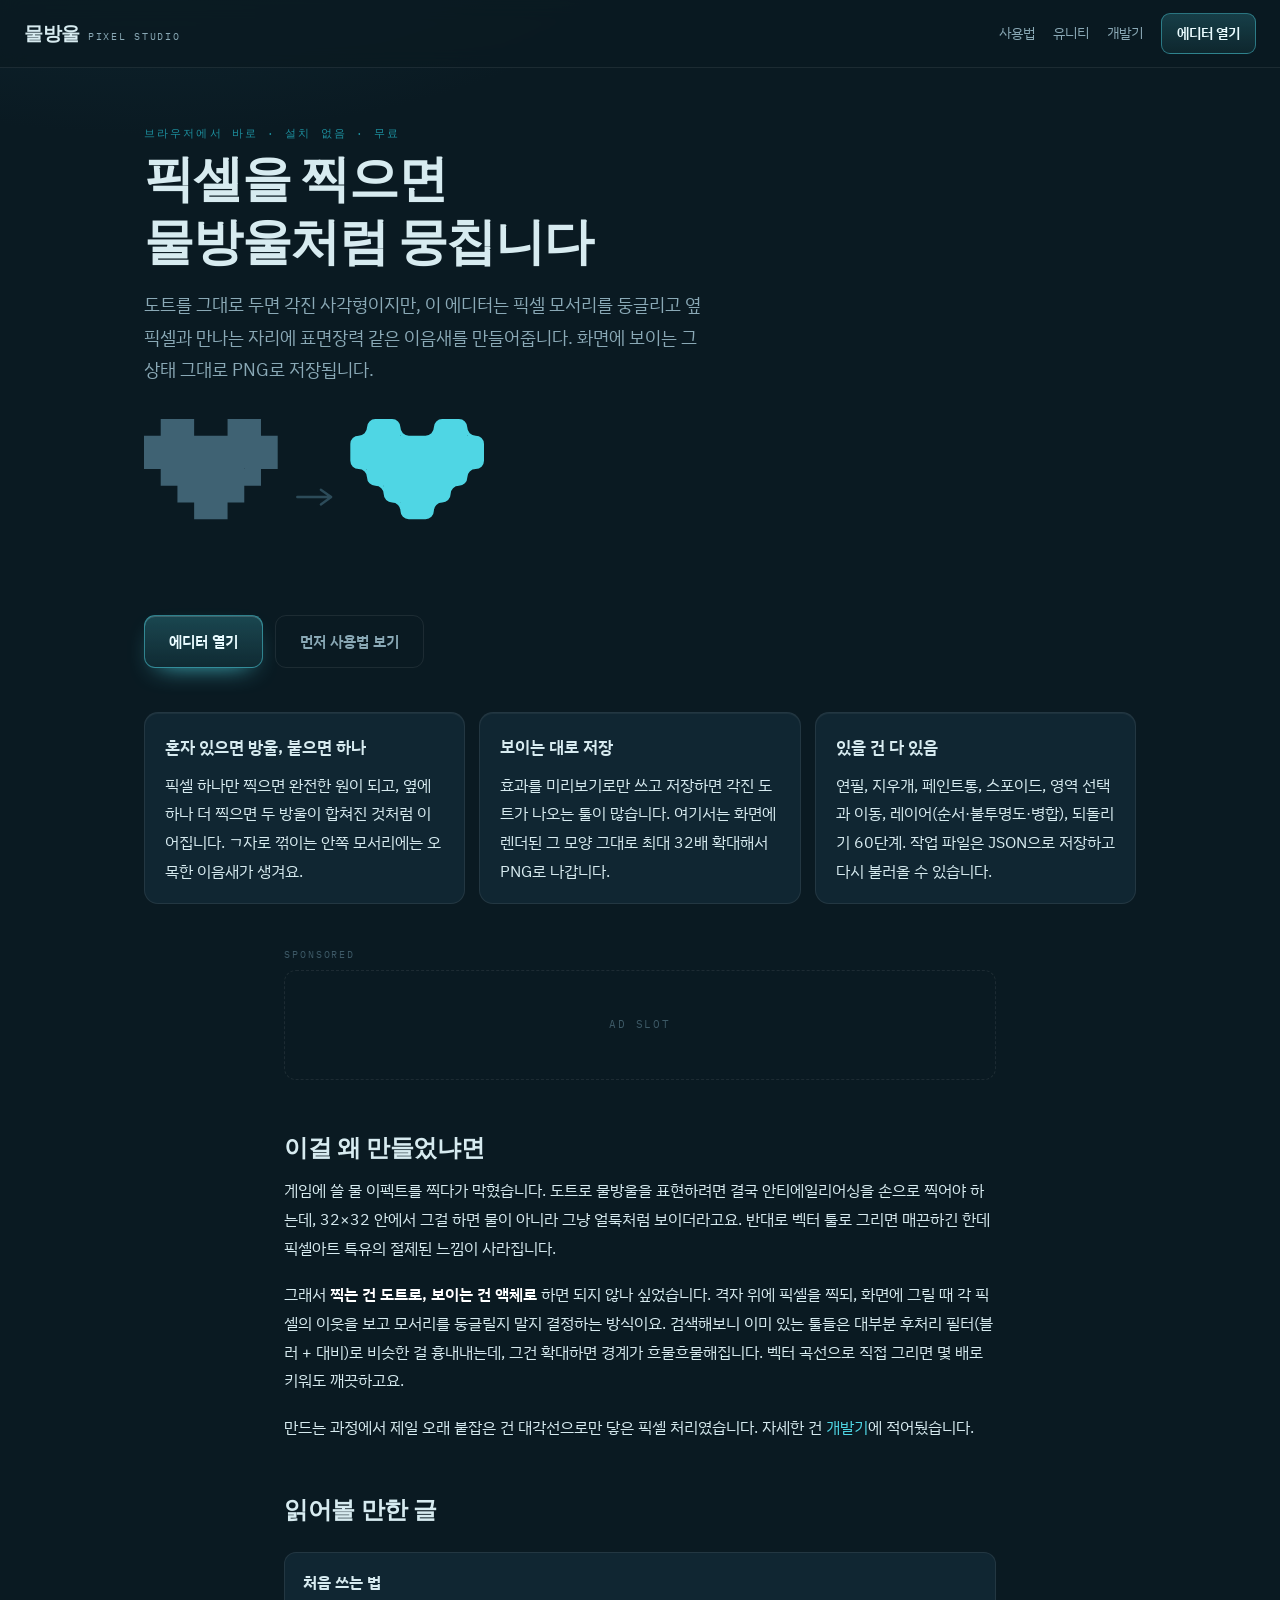
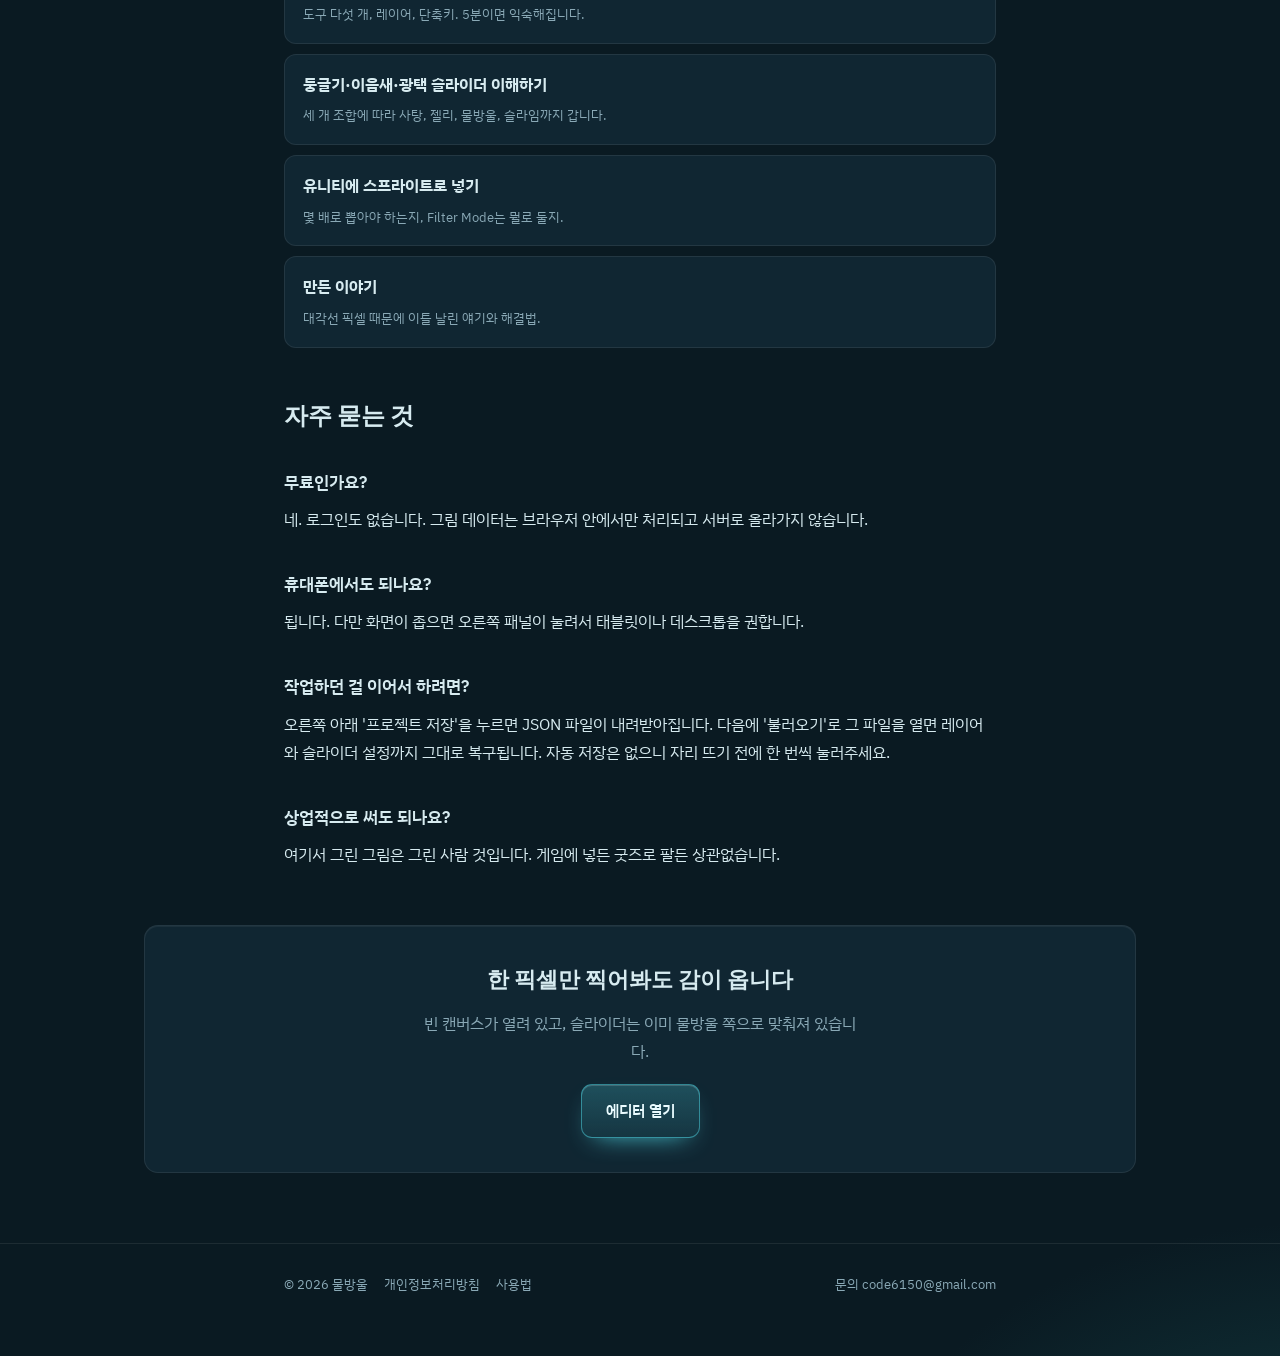
<file: index.html>
<!DOCTYPE html>
<html lang="ko">
<head>
<meta charset="utf-8">
<meta name="viewport" content="width=device-width,initial-scale=1">
<title>물방울 — 픽셀이 물처럼 뭉치는 무료 픽셀아트 에디터</title>
<meta name="description" content="찍은 픽셀끼리 표면장력처럼 이어붙는 웹 픽셀아트 에디터입니다. 설치 없이 브라우저에서 그리고, 효과가 적용된 상태 그대로 PNG로 저장하세요.">
<link rel="canonical" href="https://mulbangul.com/">
<meta property="og:type" content="website">
<meta property="og:title" content="물방울 — 픽셀이 물처럼 뭉치는 픽셀아트 에디터">
<meta property="og:description" content="설치 없이 브라우저에서 쓰는 무료 픽셀아트 툴. 픽셀 모서리가 둥글어지고 이웃한 픽셀끼리 액체처럼 이어집니다.">
<meta property="og:url" content="https://mulbangul.com/">
<link rel="preconnect" href="https://fonts.googleapis.com">
<link rel="preconnect" href="https://fonts.gstatic.com" crossorigin>
<link href="https://fonts.googleapis.com/css2?family=Bricolage+Grotesque:opsz,wght@12..96,600;12..96,800&family=IBM+Plex+Sans+KR:wght@400;600&family=IBM+Plex+Mono:wght@400&display=swap" rel="stylesheet">
<link rel="stylesheet" href="/style.css">
<!-- 애드센스 승인 후 ca-pub-0000000000000000 부분을 본인 번호로 바꾸세요 -->
<script async src="https://pagead2.googlesyndication.com/pagead/js/adsbygoogle.js?client=ca-pub-0000000000000000" crossorigin="anonymous"></script>
</head>
<body>

<nav class="nav">
  <a class="home" href="/"><b>물방울</b><span>pixel studio</span></a>
  <div class="links">
    <a href="/guide/start/">사용법</a>
    <a href="/guide/unity/">유니티</a>
    <a href="/guide/making/">개발기</a>
    <a class="go" href="/editor/">에디터 열기</a>
  </div>
</nav>

<main>
<div class="wide">

  <p class="eyebrow" style="margin-top:56px">브라우저에서 바로 · 설치 없음 · 무료</p>
  <h1 style="margin-top:0;font-size:clamp(30px,5.4vw,50px);max-width:16ch">픽셀을 찍으면<br>물방울처럼 뭉칩니다</h1>
  <p class="lede" style="max-width:52ch">도트를 그대로 두면 각진 사각형이지만, 이 에디터는 픽셀 모서리를 둥글리고 옆 픽셀과 만나는 자리에 표면장력 같은 이음새를 만들어줍니다. 화면에 보이는 그 상태 그대로 PNG로 저장됩니다.</p>

  <svg viewBox="0 0 380 112" style="width:100%;max-width:560px;height:auto;display:block;margin:8px 0 34px" role="img" aria-label="같은 도트 그림을 일반 픽셀과 물방울 렌더링으로 비교한 그림">
    <g transform="translate(0,2)" fill="#3f6273">
      <path d="M18 0h18v18h-18ZM36 0h18v18h-18ZM90 0h18v18h-18ZM108 0h18v18h-18ZM0 18h18v18h-18ZM18 18h18v18h-18ZM36 18h18v18h-18ZM54 18h18v18h-18ZM72 18h18v18h-18ZM90 18h18v18h-18ZM108 18h18v18h-18ZM126 18h18v18h-18ZM0 36h18v18h-18ZM18 36h18v18h-18ZM36 36h18v18h-18ZM54 36h18v18h-18ZM72 36h18v18h-18ZM90 36h18v18h-18ZM108 36h18v18h-18ZM126 36h18v18h-18ZM18 54h18v18h-18ZM36 54h18v18h-18ZM54 54h18v18h-18ZM72 54h18v18h-18ZM90 54h18v18h-18ZM108 54h18v18h-18ZM36 72h18v18h-18ZM54 72h18v18h-18ZM72 72h18v18h-18ZM90 72h18v18h-18ZM54 90h18v18h-18ZM72 90h18v18h-18Z" transform="scale(.63)"/>
    </g>
    <path d="M104 55h22M120 50l7 5-7 5" stroke="#2c4b59" stroke-width="1.6" fill="none" stroke-linecap="round" stroke-linejoin="round"/>
    <g transform="translate(140,2)" fill="#4fd6e4">
      <path d="M27 0L36.4 0L36.4 18.4L18 18.4L18 9A9 9 0 0 1 27 0ZM35.6 0L45 0A9 9 0 0 1 54 9L54 18.4L35.6 18.4L35.6 0ZM99 0L108.4 0L108.4 18.4L90 18.4L90 9A9 9 0 0 1 99 0ZM107.6 0L117 0A9 9 0 0 1 126 9L126 18.4L107.6 18.4L107.6 0ZM9 18L18.4 18L18.4 36.4L0 36.4L0 27A9 9 0 0 1 9 18ZM17.6 17.6L36.4 17.6L36.4 36.4L17.6 36.4L17.6 17.6ZM18 9L18 18L9 18A9 9 0 0 0 18 9ZM35.6 17.6L54.4 17.6L54.4 36.4L35.6 36.4L35.6 17.6ZM54 9L54 18L63 18A9 9 0 0 1 54 9ZM53.6 18L72.4 18L72.4 36.4L53.6 36.4L53.6 18ZM71.6 18L90.4 18L90.4 36.4L71.6 36.4L71.6 18ZM89.6 17.6L108.4 17.6L108.4 36.4L89.6 36.4L89.6 17.6ZM90 9L90 18L81 18A9 9 0 0 0 90 9ZM107.6 17.6L126.4 17.6L126.4 36.4L107.6 36.4L107.6 17.6ZM126 9L126 18L135 18A9 9 0 0 1 126 9ZM125.6 18L135 18A9 9 0 0 1 144 27L144 36.4L125.6 36.4L125.6 18ZM0 35.6L18.4 35.6L18.4 54L9 54A9 9 0 0 1 0 45L0 35.6ZM17.6 35.6L36.4 35.6L36.4 54.4L17.6 54.4L17.6 35.6ZM18 63L18 54L9 54A9 9 0 0 1 18 63ZM35.6 35.6L54.4 35.6L54.4 54.4L35.6 54.4L35.6 35.6ZM53.6 35.6L72.4 35.6L72.4 54.4L53.6 54.4L53.6 35.6ZM71.6 35.6L90.4 35.6L90.4 54.4L71.6 54.4L71.6 35.6ZM89.6 35.6L108.4 35.6L108.4 54.4L89.6 54.4L89.6 35.6ZM107.6 35.6L126.4 35.6L126.4 54.4L107.6 54.4L107.6 35.6ZM126 63L126 54L135 54A9 9 0 0 0 126 63ZM125.6 35.6L144 35.6L144 45A9 9 0 0 1 135 54L125.6 54L125.6 35.6ZM18 53.6L36.4 53.6L36.4 72L27 72A9 9 0 0 1 18 63L18 53.6ZM35.6 53.6L54.4 53.6L54.4 72.4L35.6 72.4L35.6 53.6ZM36 81L36 72L27 72A9 9 0 0 1 36 81ZM53.6 53.6L72.4 53.6L72.4 72.4L53.6 72.4L53.6 53.6ZM71.6 53.6L90.4 53.6L90.4 72.4L71.6 72.4L71.6 53.6ZM89.6 53.6L108.4 53.6L108.4 72.4L89.6 72.4L89.6 53.6ZM108 81L108 72L117 72A9 9 0 0 0 108 81ZM107.6 53.6L126 53.6L126 63A9 9 0 0 1 117 72L107.6 72L107.6 53.6ZM36 71.6L54.4 71.6L54.4 90L45 90A9 9 0 0 1 36 81L36 71.6ZM53.6 71.6L72.4 71.6L72.4 90.4L53.6 90.4L53.6 71.6ZM54 99L54 90L45 90A9 9 0 0 1 54 99ZM71.6 71.6L90.4 71.6L90.4 90.4L71.6 90.4L71.6 71.6ZM90 99L90 90L99 90A9 9 0 0 0 90 99ZM89.6 71.6L108 71.6L108 81A9 9 0 0 1 99 90L89.6 90L89.6 71.6ZM54 89.6L72.4 89.6L72.4 108L63 108A9 9 0 0 1 54 99L54 89.6ZM71.6 89.6L90 89.6L90 99A9 9 0 0 1 81 108L71.6 108L71.6 89.6Z" transform="scale(.63)"/>
    </g>
  </svg>

  <p style="margin-bottom:44px">
    <a class="btn" href="/editor/">에디터 열기</a>
    <a class="btn ghost" href="/guide/start/" style="margin-left:8px">먼저 사용법 보기</a>
  </p>

  <div class="grid g3" style="margin-bottom:20px">
    <div class="card">
      <h3>혼자 있으면 방울, 붙으면 하나</h3>
      <p>픽셀 하나만 찍으면 완전한 원이 되고, 옆에 하나 더 찍으면 두 방울이 합쳐진 것처럼 이어집니다. ㄱ자로 꺾이는 안쪽 모서리에는 오목한 이음새가 생겨요.</p>
    </div>
    <div class="card">
      <h3>보이는 대로 저장</h3>
      <p>효과를 미리보기로만 쓰고 저장하면 각진 도트가 나오는 툴이 많습니다. 여기서는 화면에 렌더된 그 모양 그대로 최대 32배 확대해서 PNG로 나갑니다.</p>
    </div>
    <div class="card">
      <h3>있을 건 다 있음</h3>
      <p>연필, 지우개, 페인트통, 스포이드, 영역 선택과 이동, 레이어(순서·불투명도·병합), 되돌리기 60단계. 작업 파일은 JSON으로 저장하고 다시 불러올 수 있습니다.</p>
    </div>
  </div>

</div>

<div class="ad">
  <span class="ad-label">Sponsored</span>
  <div class="ad-inner">
    <!-- 애드센스 승인 후 아래 주석을 풀고 slot 번호를 바꾸세요
    <ins class="adsbygoogle" style="display:block;width:100%"
         data-ad-client="ca-pub-0000000000000000"
         data-ad-slot="0000000000"
         data-ad-format="auto" data-full-width-responsive="true"></ins>
    <script>(adsbygoogle = window.adsbygoogle || []).push({});</script>
    -->
    AD SLOT
  </div>
</div>

<div class="wrap">
  <h2>이걸 왜 만들었냐면</h2>
  <p>게임에 쓸 물 이펙트를 찍다가 막혔습니다. 도트로 물방울을 표현하려면 결국 안티에일리어싱을 손으로 찍어야 하는데, 32×32 안에서 그걸 하면 물이 아니라 그냥 얼룩처럼 보이더라고요. 반대로 벡터 툴로 그리면 매끈하긴 한데 픽셀아트 특유의 절제된 느낌이 사라집니다.</p>
  <p>그래서 <strong>찍는 건 도트로, 보이는 건 액체로</strong> 하면 되지 않나 싶었습니다. 격자 위에 픽셀을 찍되, 화면에 그릴 때 각 픽셀의 이웃을 보고 모서리를 둥글릴지 말지 결정하는 방식이요. 검색해보니 이미 있는 툴들은 대부분 후처리 필터(블러 + 대비)로 비슷한 걸 흉내내는데, 그건 확대하면 경계가 흐물흐물해집니다. 벡터 곡선으로 직접 그리면 몇 배로 키워도 깨끗하고요.</p>
  <p>만드는 과정에서 제일 오래 붙잡은 건 대각선으로만 닿은 픽셀 처리였습니다. 자세한 건 <a href="/guide/making/">개발기</a>에 적어뒀습니다.</p>

  <h2>읽어볼 만한 글</h2>
  <div class="toc">
    <a href="/guide/start/"><b>처음 쓰는 법</b><span>도구 다섯 개, 레이어, 단축키. 5분이면 익숙해집니다.</span></a>
    <a href="/guide/blob/"><b>둥글기·이음새·광택 슬라이더 이해하기</b><span>세 개 조합에 따라 사탕, 젤리, 물방울, 슬라임까지 갑니다.</span></a>
    <a href="/guide/unity/"><b>유니티에 스프라이트로 넣기</b><span>몇 배로 뽑아야 하는지, Filter Mode는 뭘로 둘지.</span></a>
    <a href="/guide/making/"><b>만든 이야기</b><span>대각선 픽셀 때문에 이틀 날린 얘기와 해결법.</span></a>
  </div>

  <h2>자주 묻는 것</h2>
  <h3>무료인가요?</h3>
  <p>네. 로그인도 없습니다. 그림 데이터는 브라우저 안에서만 처리되고 서버로 올라가지 않습니다.</p>
  <h3>휴대폰에서도 되나요?</h3>
  <p>됩니다. 다만 화면이 좁으면 오른쪽 패널이 눌려서 태블릿이나 데스크톱을 권합니다.</p>
  <h3>작업하던 걸 이어서 하려면?</h3>
  <p>오른쪽 아래 '프로젝트 저장'을 누르면 JSON 파일이 내려받아집니다. 다음에 '불러오기'로 그 파일을 열면 레이어와 슬라이더 설정까지 그대로 복구됩니다. 자동 저장은 없으니 자리 뜨기 전에 한 번씩 눌러주세요.</p>
  <h3>상업적으로 써도 되나요?</h3>
  <p>여기서 그린 그림은 그린 사람 것입니다. 게임에 넣든 굿즈로 팔든 상관없습니다.</p>
</div>

<div class="wide" style="margin-top:56px">
  <div class="card" style="text-align:center;padding:34px 20px">
    <h3 style="font-family:var(--font-d);font-size:22px">한 픽셀만 찍어봐도 감이 옵니다</h3>
    <p style="color:var(--dim);max-width:44ch;margin:0 auto 18px">빈 캔버스가 열려 있고, 슬라이더는 이미 물방울 쪽으로 맞춰져 있습니다.</p>
    <a class="btn" href="/editor/">에디터 열기</a>
  </div>
</div>

</main>

<footer>
  <div class="wrap">
    <span>© <span id="yr">2026</span> 물방울</span>
    <a href="/privacy/">개인정보처리방침</a>
    <a href="/guide/start/">사용법</a>
    <span class="spacer"></span>
    <span>문의 code6150@gmail.com</span>
  </div>
</footer>
<script>document.getElementById('yr').textContent=new Date().getFullYear();</script>
</body>
</html>
</file>
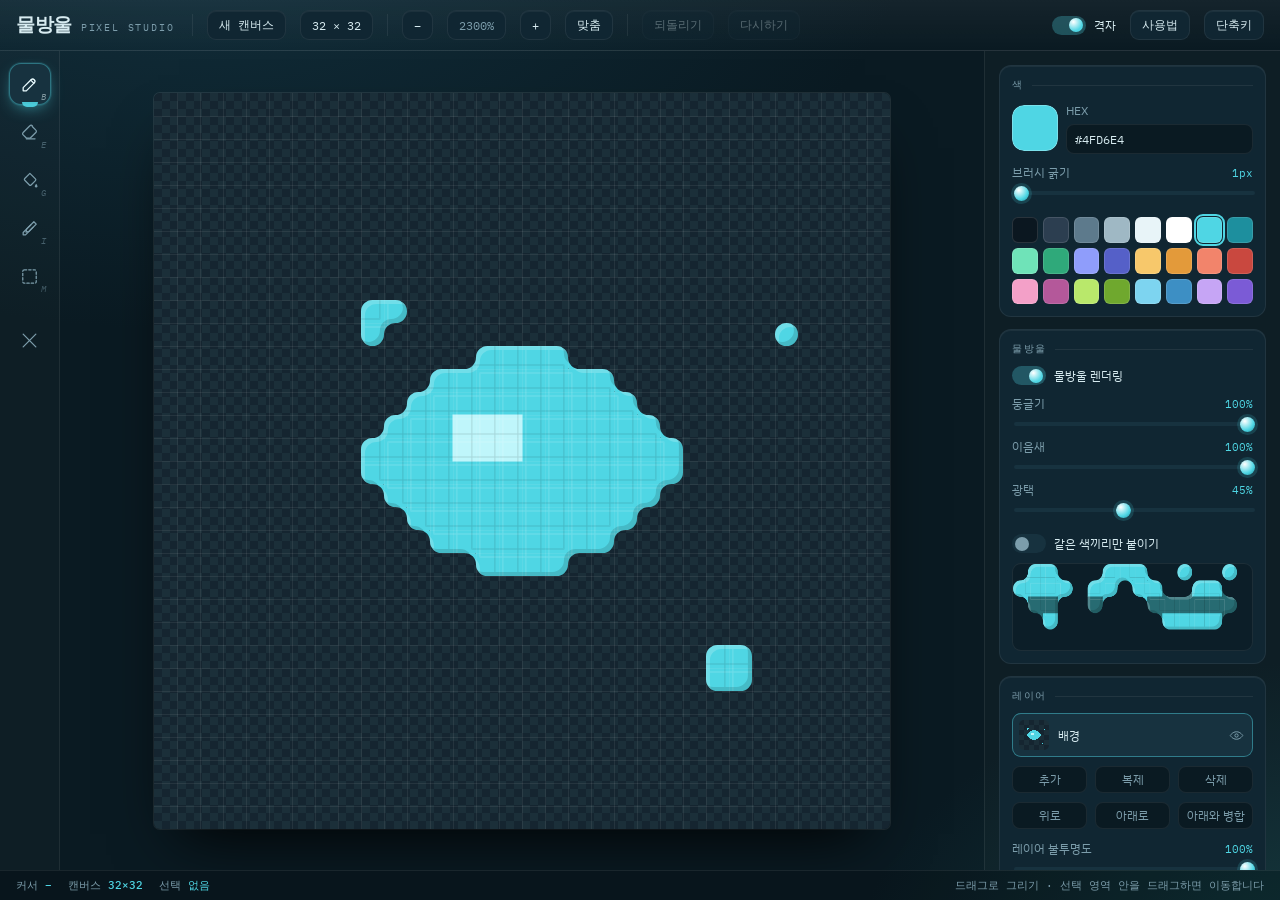
<file: editor/index.html>
<!DOCTYPE html>
<html lang="ko">
<head>
<meta charset="utf-8">
<meta name="viewport" content="width=device-width, initial-scale=1">
<title>에디터 — 물방울 픽셀아트</title>
<meta name="description" content="브라우저에서 바로 쓰는 픽셀아트 에디터. 연필, 지우개, 채우기, 영역 선택, 레이어를 지원하고 물방울 효과가 적용된 상태로 PNG 저장이 됩니다.">
<link rel="canonical" href="https://mulbangul.com/editor/">
<link rel="preconnect" href="https://fonts.googleapis.com">
<link rel="preconnect" href="https://fonts.gstatic.com" crossorigin>
<link href="https://fonts.googleapis.com/css2?family=Bricolage+Grotesque:opsz,wght@12..96,400;12..96,600;12..96,800&family=IBM+Plex+Sans+KR:wght@400;500;600&family=IBM+Plex+Mono:wght@400;500&display=swap" rel="stylesheet">
<style>
:root{
  --ink:#0a1a22;
  --ink-2:#102632;
  --ink-3:#17323f;
  --line:rgba(255,255,255,.07);
  --mist:#d7ebf0;
  --dim:#7c9dab;
  --drop:#4fd6e4;
  --drop-deep:#1d8f9e;
  --mark:#8f9dfb;
  --warn:#f2846b;
  --r:12px;
  --font-d:"Bricolage Grotesque",system-ui,sans-serif;
  --font-b:"IBM Plex Sans KR",system-ui,-apple-system,sans-serif;
  --font-m:"IBM Plex Mono",ui-monospace,monospace;
}
*{box-sizing:border-box}
html,body{height:100%}
body{
  margin:0;background:
    radial-gradient(1200px 700px at 15% -10%,#12303d 0%,transparent 60%),
    radial-gradient(900px 600px at 105% 110%,#123a3f 0%,transparent 55%),
    var(--ink);
  color:var(--mist);font-family:var(--font-b);font-size:13px;
  overflow:hidden;
}
button,input,select{font-family:inherit;color:inherit}
button{cursor:pointer}
.app{height:100vh;display:flex;flex-direction:column}

/* ---------- top bar ---------- */
.bar{
  display:flex;align-items:center;gap:14px;padding:10px 16px;
  border-bottom:1px solid var(--line);
  background:linear-gradient(180deg,rgba(255,255,255,.045),transparent);
}
.brand{display:flex;align-items:baseline;gap:9px;margin-right:4px}
.brand b{font-family:var(--font-d);font-weight:800;font-size:19px;letter-spacing:-.02em}
.brand span{font-family:var(--font-m);font-size:10px;color:var(--dim);letter-spacing:.18em;text-transform:uppercase}
.bar .sep{width:1px;height:22px;background:var(--line)}
.bar .grow{flex:1}
.chip{
  display:inline-flex;align-items:center;gap:6px;height:30px;padding:0 11px;
  background:var(--ink-2);border:1px solid var(--line);border-radius:9px;
  box-shadow:inset 0 1px 0 rgba(255,255,255,.05);
  font-family:var(--font-m);font-size:11.5px;color:var(--mist);
}
.chip.btn:hover{background:var(--ink-3);border-color:rgba(79,214,228,.35)}
.chip.btn:active{transform:translateY(1px)}
.chip:disabled{opacity:.35;cursor:default}
.zoomval{min-width:52px;text-align:center;color:var(--dim)}

/* ---------- body ---------- */
.body{flex:1;display:flex;min-height:0}
.rail{
  width:60px;flex:0 0 60px;padding:12px 0;display:flex;flex-direction:column;align-items:center;gap:6px;
  border-right:1px solid var(--line);background:rgba(255,255,255,.015);
}
.tool{
  width:42px;height:42px;display:grid;place-items:center;position:relative;
  background:transparent;border:1px solid transparent;border-radius:12px;color:var(--dim);
  transition:background .12s,color .12s,border-color .12s;
}
.tool:hover{background:var(--ink-2);color:var(--mist)}
.tool.on{background:var(--ink-3);color:#eafcff;border-color:rgba(79,214,228,.4);box-shadow:0 0 0 1px rgba(79,214,228,.12),0 6px 18px -8px var(--drop)}
/* meniscus mark under active tool */
.tool.on::after{
  content:"";position:absolute;bottom:-3px;left:50%;translate:-50% 0;
  width:16px;height:5px;border-radius:0 0 9px 9px;background:var(--drop);opacity:.9;
}
.tool svg{width:19px;height:19px;fill:none;stroke:currentColor;stroke-width:1.6;stroke-linecap:round;stroke-linejoin:round}
.tool .k{position:absolute;right:4px;bottom:2px;font-family:var(--font-m);font-size:8.5px;opacity:.5}
.rail .gap{height:10px}

.stage{flex:1;min-width:0;overflow:auto;display:grid;place-items:center;padding:28px}
.paper{
  position:relative;line-height:0;border-radius:6px;
  box-shadow:0 30px 60px -25px #000,0 0 0 1px rgba(255,255,255,.09);
}
.paper::before{
  content:"";position:absolute;inset:0;border-radius:6px;
  background-image:
    linear-gradient(45deg,#1b2f39 25%,transparent 25%,transparent 75%,#1b2f39 75%),
    linear-gradient(45deg,#1b2f39 25%,transparent 25%,transparent 75%,#1b2f39 75%);
  background-color:#152530;background-size:16px 16px;background-position:0 0,8px 8px;
}
#view,#overlay{position:relative;display:block;border-radius:6px;image-rendering:auto}
#overlay{position:absolute;inset:0;pointer-events:none}
.paper.crisp #view{image-rendering:pixelated}

/* ---------- right panel ---------- */
.panel{
  width:296px;flex:0 0 296px;border-left:1px solid var(--line);
  overflow-y:auto;padding:14px;display:flex;flex-direction:column;gap:12px;
  background:rgba(255,255,255,.015);
}
.card{
  background:var(--ink-2);border:1px solid var(--line);border-radius:var(--r);padding:12px;
  box-shadow:inset 0 1px 0 rgba(255,255,255,.055);
}
.card h3{
  margin:0 0 10px;font-family:var(--font-m);font-size:10px;letter-spacing:.16em;
  text-transform:uppercase;color:var(--dim);font-weight:500;display:flex;align-items:center;gap:8px;
}
.card h3::after{content:"";flex:1;height:1px;background:var(--line)}
.row{display:flex;align-items:center;gap:8px}
.row+.row{margin-top:9px}
label.field{display:block;font-size:11.5px;color:var(--dim);margin-bottom:5px}

input[type=range]{
  -webkit-appearance:none;appearance:none;width:100%;height:20px;background:transparent;
}
input[type=range]::-webkit-slider-runnable-track{height:4px;border-radius:99px;background:var(--ink-3)}
input[type=range]::-moz-range-track{height:4px;border-radius:99px;background:var(--ink-3)}
input[type=range]::-webkit-slider-thumb{
  -webkit-appearance:none;width:15px;height:15px;margin-top:-5.5px;border-radius:50%;
  background:radial-gradient(circle at 32% 28%,#fff,var(--drop) 60%,var(--drop-deep));
  box-shadow:0 0 0 3px rgba(79,214,228,.16);cursor:grab;
}
input[type=range]::-moz-range-thumb{
  width:15px;height:15px;border:0;border-radius:50%;
  background:radial-gradient(circle at 32% 28%,#fff,var(--drop) 60%,var(--drop-deep));cursor:grab;
}
select,input[type=text],input[type=number]{
  background:var(--ink);border:1px solid var(--line);border-radius:8px;height:30px;padding:0 8px;
  font-family:var(--font-m);font-size:11.5px;width:100%;
}
input[type=color]{
  -webkit-appearance:none;appearance:none;border:none;background:none;padding:0;
  width:46px;height:46px;border-radius:12px;overflow:hidden;cursor:pointer;
}
input[type=color]::-webkit-color-swatch-wrapper{padding:0}
input[type=color]::-webkit-color-swatch{border:1px solid rgba(255,255,255,.25);border-radius:12px}
.switch{display:flex;align-items:center;gap:8px;cursor:pointer;user-select:none;font-size:12px}
.switch input{appearance:none;-webkit-appearance:none;margin:0;width:34px;height:19px;border-radius:99px;background:var(--ink-3);position:relative;transition:background .16s;flex:0 0 auto}
.switch input::after{content:"";position:absolute;top:2.5px;left:3px;width:14px;height:14px;border-radius:50%;background:var(--dim);transition:.16s}
.switch input:checked{background:rgba(79,214,228,.28)}
.switch input:checked::after{left:17px;background:radial-gradient(circle at 32% 28%,#fff,var(--drop) 65%)}
.num{font-family:var(--font-m);font-size:11px;color:var(--drop);min-width:34px;text-align:right}

/* palette */
.swatches{display:grid;grid-template-columns:repeat(8,1fr);gap:5px;margin-top:10px}
.sw{aspect-ratio:1;border-radius:6px;border:1px solid rgba(255,255,255,.12);padding:0}
.sw.on{outline:2px solid var(--drop);outline-offset:1px}

/* droplet preview (signature) */
#dropPreview{width:100%;height:88px;border-radius:9px;background:#0c1e28;border:1px solid var(--line);display:block}

/* layers */
.layers{display:flex;flex-direction:column;gap:6px;margin-bottom:9px}
.layer{
  display:flex;align-items:center;gap:9px;padding:6px;border-radius:9px;
  background:var(--ink);border:1px solid transparent;cursor:pointer;
}
.layer:hover{border-color:var(--line)}
.layer.on{border-color:rgba(79,214,228,.45);background:var(--ink-3)}
.layer canvas{width:30px;height:30px;border-radius:5px;background:
  linear-gradient(45deg,#1b2f39 25%,transparent 25%,transparent 75%,#1b2f39 75%) 0 0/10px 10px,
  linear-gradient(45deg,#1b2f39 25%,transparent 25%,transparent 75%,#1b2f39 75%) 5px 5px/10px 10px,#152530;
  image-rendering:pixelated;flex:0 0 auto}
.layer .nm{flex:1;font-size:12px;overflow:hidden;text-overflow:ellipsis;white-space:nowrap}
.layer .eye{background:none;border:0;padding:2px;color:var(--dim);line-height:0}
.layer .eye svg{width:15px;height:15px;fill:none;stroke:currentColor;stroke-width:1.6}
.layer.hidden .nm{opacity:.4;text-decoration:line-through}
.mini{
  flex:1;height:27px;border-radius:8px;background:var(--ink);border:1px solid var(--line);
  color:var(--dim);font-size:11.5px;
}
.mini:hover{color:var(--mist);border-color:rgba(79,214,228,.3);background:var(--ink-3)}
.primary{
  width:100%;height:36px;border-radius:10px;border:1px solid rgba(79,214,228,.5);
  background:linear-gradient(180deg,rgba(79,214,228,.24),rgba(79,214,228,.09));
  color:#eafcff;font-weight:600;font-size:13px;letter-spacing:.01em;
  box-shadow:0 8px 22px -12px var(--drop),inset 0 1px 0 rgba(255,255,255,.18);
}
.primary:hover{background:linear-gradient(180deg,rgba(79,214,228,.34),rgba(79,214,228,.14))}
.primary:active{transform:translateY(1px)}

/* status */
.status{
  display:flex;align-items:center;gap:16px;padding:7px 16px;border-top:1px solid var(--line);
  font-family:var(--font-m);font-size:11px;color:var(--dim);background:rgba(0,0,0,.18);
}
.status .grow{flex:1}
.status b{color:var(--drop);font-weight:500}

/* modal */
.veil{position:fixed;inset:0;background:rgba(4,12,17,.7);backdrop-filter:blur(4px);display:none;place-items:center;z-index:50}
.veil.open{display:grid}
.modal{width:300px;background:var(--ink-2);border:1px solid var(--line);border-radius:16px;padding:18px;box-shadow:0 40px 80px -30px #000}
.modal h2{margin:0 0 14px;font-family:var(--font-d);font-size:17px;font-weight:600}
.hintkey{font-family:var(--font-m);color:var(--mist);background:var(--ink-3);border-radius:4px;padding:1px 5px}
::-webkit-scrollbar{width:10px;height:10px}
::-webkit-scrollbar-thumb{background:#1e3a47;border-radius:99px;border:3px solid transparent;background-clip:content-box}
@media (max-width:900px){
  .panel{width:250px;flex:0 0 250px}
  .stage{padding:12px}
}
@media (prefers-reduced-motion:reduce){*{transition:none!important;animation:none!important}}
</style>
</head>
<body>
<div class="app">

  <header class="bar">
    <a class="brand" href="/" title="홈으로" style="text-decoration:none;color:inherit"><b>물방울</b><span>pixel studio</span></a>
    <div class="sep"></div>
    <button class="chip btn" id="btnNew">새 캔버스</button>
    <span class="chip" id="sizeChip">32 × 32</span>
    <div class="sep"></div>
    <button class="chip btn" id="btnZoomOut">−</button>
    <span class="chip zoomval" id="zoomChip">1600%</span>
    <button class="chip btn" id="btnZoomIn">+</button>
    <button class="chip btn" id="btnFit">맞춤</button>
    <div class="sep"></div>
    <button class="chip btn" id="btnUndo" title="Ctrl+Z">되돌리기</button>
    <button class="chip btn" id="btnRedo" title="Ctrl+Shift+Z">다시하기</button>
    <div class="grow"></div>
    <label class="switch"><input type="checkbox" id="tglGrid" checked> 격자</label>
    <a class="chip btn" href="/guide/start/" style="text-decoration:none">사용법</a>
    <button class="chip btn" id="btnHelp">단축키</button>
  </header>

  <div class="body">
    <nav class="rail" id="rail">
      <button class="tool on" data-tool="pencil" title="연필 (B)"><svg viewBox="0 0 24 24"><path d="M4 20h4l10-10a2.8 2.8 0 0 0-4-4L4 16v4z"/><path d="M13.5 6.5 17.5 10.5"/></svg><i class="k">B</i></button>
      <button class="tool" data-tool="eraser" title="지우개 (E)"><svg viewBox="0 0 24 24"><path d="M8 20h11"/><path d="M15.5 4.5 20 9a2 2 0 0 1 0 3l-7 7H8l-4-4a2 2 0 0 1 0-3l8.5-8.5a2 2 0 0 1 3 0z"/></svg><i class="k">E</i></button>
      <button class="tool" data-tool="fill" title="채우기 (G)"><svg viewBox="0 0 24 24"><path d="M6 9.5 12.5 3l7 7a1.5 1.5 0 0 1 0 2.1L14 17.6a1.5 1.5 0 0 1-2.1 0L6 11.6a1.5 1.5 0 0 1 0-2.1z"/><path d="M20.5 16c1 1.6 1.5 2.6 1.5 3.2a1.6 1.6 0 0 1-3.2 0c0-.6.5-1.6 1.7-3.2z" fill="currentColor" stroke="none"/></svg><i class="k">G</i></button>
      <button class="tool" data-tool="picker" title="스포이드 (I)"><svg viewBox="0 0 24 24"><path d="m17.5 3.5 3 3-9 9-4 1 1-4z"/><path d="M13.5 7.5 4 17v3h3l9.5-9.5"/></svg><i class="k">I</i></button>
      <button class="tool" data-tool="select" title="영역 선택 (M)"><svg viewBox="0 0 24 24" stroke-dasharray="3 2.5"><rect x="3.5" y="3.5" width="17" height="17" rx="2"/></svg><i class="k">M</i></button>
      <div class="gap"></div>
      <button class="tool" id="btnClearSel" title="선택 해제 (Ctrl+D)"><svg viewBox="0 0 24 24"><path d="M4 4l16 16M20 4 4 20"/></svg></button>
    </nav>

    <main class="stage" id="stage">
      <div class="paper" id="paper">
        <canvas id="view"></canvas>
        <canvas id="overlay"></canvas>
      </div>
    </main>

    <aside class="panel">

      <section class="card">
        <h3>색</h3>
        <div class="row">
          <input type="color" id="color" value="#4fd6e4">
          <div style="flex:1">
            <label class="field">HEX</label>
            <input type="text" id="hex" value="#4FD6E4" spellcheck="false">
          </div>
        </div>
        <div class="row" style="margin-top:10px">
          <label class="field" style="margin:0;flex:1">브러시 굵기</label>
          <span class="num" id="brushNum">1px</span>
        </div>
        <input type="range" id="brush" min="1" max="8" step="1" value="1">
        <div class="swatches" id="swatches"></div>
      </section>

      <section class="card">
        <h3>물방울</h3>
        <label class="switch" style="margin-bottom:10px"><input type="checkbox" id="tglBlob" checked> 물방울 렌더링</label>
        <div class="row"><label class="field" style="margin:0;flex:1">둥글기</label><span class="num" id="roundNum">100%</span></div>
        <input type="range" id="round" min="0" max="100" step="1" value="100">
        <div class="row"><label class="field" style="margin:0;flex:1">이음새</label><span class="num" id="meniNum">100%</span></div>
        <input type="range" id="meni" min="0" max="100" step="1" value="100">
        <div class="row"><label class="field" style="margin:0;flex:1">광택</label><span class="num" id="glossNum">45%</span></div>
        <input type="range" id="gloss" min="0" max="100" step="1" value="45">
        <label class="switch" style="margin:10px 0"><input type="checkbox" id="tglSame"> 같은 색끼리만 붙이기</label>
        <canvas id="dropPreview" width="536" height="176"></canvas>
      </section>

      <section class="card">
        <h3>레이어</h3>
        <div class="layers" id="layers"></div>
        <div class="row">
          <button class="mini" id="btnLayerAdd">추가</button>
          <button class="mini" id="btnLayerDup">복제</button>
          <button class="mini" id="btnLayerDel">삭제</button>
        </div>
        <div class="row">
          <button class="mini" id="btnLayerUp">위로</button>
          <button class="mini" id="btnLayerDown">아래로</button>
          <button class="mini" id="btnLayerMerge">아래와 병합</button>
        </div>
        <div class="row" style="margin-top:11px">
          <label class="field" style="margin:0;flex:1">레이어 불투명도</label><span class="num" id="opaNum">100%</span>
        </div>
        <input type="range" id="opacity" min="0" max="100" step="1" value="100">
      </section>

      <section class="card">
        <h3>내보내기</h3>
        <div class="row">
          <div style="flex:1"><label class="field">파일 이름</label><input type="text" id="fname" value="droplet-art"></div>
          <div style="width:88px"><label class="field">배율</label>
            <select id="scale">
              <option value="1">1×</option><option value="2">2×</option>
              <option value="4">4×</option><option value="8" selected>8×</option>
              <option value="16">16×</option><option value="32">32×</option>
            </select>
          </div>
        </div>
        <label class="switch" style="margin:11px 0"><input type="checkbox" id="tglExportBlob" checked> 물방울 효과 적용해서 저장</label>
        <button class="primary" id="btnExport">PNG로 내보내기</button>
        <div class="row" style="margin-top:9px">
          <button class="mini" id="btnSave">프로젝트 저장</button>
          <button class="mini" id="btnLoad">불러오기</button>
        </div>
        <input type="file" id="fileIn" accept="application/json" hidden>
      </section>

    </aside>
  </div>

  <footer class="status">
    <span>커서 <b id="stCur">–</b></span>
    <span>캔버스 <b id="stSize">32×32</b></span>
    <span>선택 <b id="stSel">없음</b></span>
    <span class="grow"></span>
    <span id="stHint">드래그로 그리기 · 선택 영역 안을 드래그하면 이동합니다</span>
  </footer>
</div>

<div class="veil" id="veilNew">
  <div class="modal">
    <h2>새 캔버스</h2>
    <div class="row">
      <div style="flex:1"><label class="field">가로</label><input type="number" id="newW" value="32" min="1" max="256"></div>
      <div style="flex:1"><label class="field">세로</label><input type="number" id="newH" value="32" min="1" max="256"></div>
    </div>
    <div class="row" style="margin-top:14px">
      <button class="mini" id="newCancel">취소</button>
      <button class="primary" style="flex:1;width:auto" id="newOk">만들기</button>
    </div>
  </div>
</div>

<div class="veil" id="veilHelp">
  <div class="modal">
    <h2>단축키</h2>
    <div style="display:grid;gap:7px;font-size:12px">
      <div><span class="hintkey">B</span> 연필 · <span class="hintkey">E</span> 지우개 · <span class="hintkey">G</span> 채우기</div>
      <div><span class="hintkey">I</span> 스포이드 · <span class="hintkey">M</span> 영역 선택</div>
      <div><span class="hintkey">Alt</span> 누른 채 클릭 — 색 추출</div>
      <div><span class="hintkey">[</span> <span class="hintkey">]</span> 브러시 굵기</div>
      <div><span class="hintkey">Ctrl+Z</span> 되돌리기 · <span class="hintkey">Ctrl+Shift+Z</span> 다시하기</div>
      <div><span class="hintkey">Del</span> 선택 영역 지우기 · <span class="hintkey">Ctrl+D</span> 선택 해제</div>
      <div><span class="hintkey">Space</span> 드래그 — 화면 이동</div>
    </div>
    <button class="primary" style="margin-top:16px" id="helpOk">닫기</button>
  </div>
</div>

<script>
"use strict";
const $ = s => document.querySelector(s);
const clamp = (v,a,b) => v<a?a:v>b?b:v;

/* ============================================================
   상태
   ============================================================ */
let uid = 0;
const S = {
  W:32, H:32, zoom:16,
  layers:[], active:0,
  tool:"pencil", brush:1, color:0xff4fd6e4,
  sel:null,               // {x,y,w,h}
  blob:true, round:1, meni:1, gloss:.45, sameOnly:false,
  grid:true,
  undo:[], redo:[],
};

function newLayer(name){
  return {id:++uid, name:name||("레이어 "+(S.layers.length+1)), visible:true, opacity:1,
          data:new Uint32Array(S.W*S.H)};
}
function reset(w,h){
  S.W=w; S.H=h; S.layers=[]; S.active=0; S.sel=null; S.undo=[]; S.redo=[];
  S.layers.push(newLayer("배경"));
  fitZoom();
}

/* 색 유틸 : 0xAARRGGBB */
const packHex = hex => (0xff000000 | parseInt(hex.slice(1),16))>>>0;
const toHex = v => "#"+((v&0xffffff)|0x1000000).toString(16).slice(1).toUpperCase();
const css = v => "rgba("+((v>>16)&255)+","+((v>>8)&255)+","+(v&255)+","+(((v>>>24)&255)/255)+")";

/* ============================================================
   히스토리
   ============================================================ */
function snap(){
  return {W:S.W,H:S.H,active:S.active,
    layers:S.layers.map(l=>({id:l.id,name:l.name,visible:l.visible,opacity:l.opacity,data:l.data.slice()}))};
}
function apply(s){
  S.W=s.W; S.H=s.H; S.active=s.active;
  S.layers=s.layers.map(l=>({id:l.id,name:l.name,visible:l.visible,opacity:l.opacity,data:l.data.slice()}));
}
function push(){ S.undo.push(snap()); if(S.undo.length>60) S.undo.shift(); S.redo.length=0; syncHistory(); }
function undo(){ if(!S.undo.length) return; S.redo.push(snap()); apply(S.undo.pop()); S.sel=null; afterEdit(true); }
function redo(){ if(!S.redo.length) return; S.undo.push(snap()); apply(S.redo.pop()); S.sel=null; afterEdit(true); }
function syncHistory(){ $("#btnUndo").disabled=!S.undo.length; $("#btnRedo").disabled=!S.redo.length; }

/* ============================================================
   물방울 렌더링 — 핵심
   각 셀을 사각형으로 그리되
     · 이웃이 둘 다 비었으면 → 볼록 라운드 (물방울 모서리)
     · 가로·세로 이웃은 있는데 대각이 비었으면 → 오목 필렛 (표면장력 이음새)
   ============================================================ */
function buildPaths(layer, cell, opt){
  const W=S.W, H=S.H, d=layer.data;
  const r  = cell*0.5*opt.round;          // 볼록 반지름
  const fr = cell*0.5*opt.meni;           // 오목(이음새) 반지름
  const bleed = 0.5;                      // 같은 실루엣 내 색 경계 이음새 방지
  const groups = new Map();               // color -> Path2D
  const silo = new Path2D();              // 광택용 전체 실루엣

  const solid = (x,y,c) => {
    if(x<0||y<0||x>=W||y>=H) return false;
    const v = d[y*W+x];
    if(v===0) return false;
    return opt.sameOnly ? v===c : true;
  };

  // 오목 필렛 : 모서리점(cx,cy)에서 대각 방향(dx,dy)으로 채워 넣는 사분 쐐기
  function fillet(p,cx,cy,dx,dy){
    if(fr<=0.01) return;
    const ox=cx+dx*fr, oy=cy+dy*fr;             // 원 중심
    const ax=cx,      ay=cy+dy*fr;              // 시작점 A
    const bx=cx+dx*fr, by=cy;                   // 끝점 C
    const a1=Math.atan2(by-oy,bx-ox), a2=Math.atan2(ay-oy,ax-ox);
    let diff=a2-a1; while(diff>Math.PI)diff-=2*Math.PI; while(diff<-Math.PI)diff+=2*Math.PI;
    p.moveTo(ax,ay); p.lineTo(cx,cy); p.lineTo(bx,by);
    p.arc(ox,oy,fr,a1,a2,diff<0);
    p.closePath();
  }

  function addCell(p,x,y,c){
    const n = solid(x,y-1,c), s = solid(x,y+1,c),
          w = solid(x-1,y,c), e = solid(x+1,y,c),
          nw= solid(x-1,y-1,c), ne= solid(x+1,y-1,c),
          sw= solid(x-1,y+1,c), se= solid(x+1,y+1,c);
    const px=x*cell, py=y*cell;
    const x0=px-(w?bleed:0), x1=px+cell+(e?bleed:0),
          y0=py-(n?bleed:0), y1=py+cell+(s?bleed:0);
    const tl=!n&&!w, tr=!n&&!e, br=!s&&!e, bl=!s&&!w;

    p.moveTo(x0+(tl?r:0), y0);
    p.lineTo(x1-(tr?r:0), y0);
    if(tr) p.arcTo(x1,y0, x1, y0+r, r);
    p.lineTo(x1, y1-(br?r:0));
    if(br) p.arcTo(x1,y1, x1-r, y1, r);
    p.lineTo(x0+(bl?r:0), y1);
    if(bl) p.arcTo(x0,y1, x0, y1-r, r);
    p.lineTo(x0, y0+(tl?r:0));
    if(tl) p.arcTo(x0,y0, x0+r, y0, r);
    p.closePath();

    // 각 오목 모서리는 단 하나의 셀만 생성한다 (중복 없음)
    if(n&&w&&!nw) fillet(p, px,      py,      -1,-1);
    if(n&&e&&!ne) fillet(p, px+cell, py,       1,-1);
    if(s&&w&&!sw) fillet(p, px,      py+cell, -1, 1);
    if(s&&e&&!se) fillet(p, px+cell, py+cell,  1, 1);
  }

  for(let y=0;y<H;y++)for(let x=0;x<W;x++){
    const c=d[y*W+x]; if(!c) continue;
    let p=groups.get(c);
    if(!p){ p=new Path2D(); groups.set(c,p); }
    addCell(p,x,y,c);
    addCell(silo,x,y,c);
  }
  return {groups, silo, empty:groups.size===0};
}

function drawLayerBlob(ctx, layer, cell, opt){
  const {groups, silo, empty} = buildPaths(layer, cell, opt);
  if(empty) return;
  for(const [c,p] of groups){ ctx.fillStyle=css(c); ctx.fill(p); }

  if(opt.gloss>0.001 && typeof DOMMatrix!=="undefined"){ try{
    const g=opt.gloss, off=cell*0.17;
    const bigX=-S.W*cell, bigY=-S.H*cell, bigW=S.W*cell*3, bigH=S.H*cell*3;
    ctx.save(); ctx.clip(silo);
    // 좌상단 하이라이트
    const hi=new Path2D(); hi.rect(bigX,bigY,bigW,bigH);
    hi.addPath(silo,new DOMMatrix().translate(off,off));
    ctx.fillStyle="rgba(255,255,255,"+(0.42*g)+")"; ctx.fill(hi,"evenodd");
    // 우하단 그림자
    const sh=new Path2D(); sh.rect(bigX,bigY,bigW,bigH);
    sh.addPath(silo,new DOMMatrix().translate(-off*1.05,-off*1.05));
    ctx.fillStyle="rgba(0,0,0,"+(0.30*g)+")"; ctx.fill(sh,"evenodd");
    ctx.restore();
  }catch(err){ ctx.restore(); } }
}

function drawLayerFlat(ctx, layer, cell){
  const {W,H}=S, d=layer.data;
  for(let y=0;y<H;y++)for(let x=0;x<W;x++){
    const c=d[y*W+x]; if(!c) continue;
    ctx.fillStyle=css(c);
    ctx.fillRect(x*cell, y*cell, cell+.02, cell+.02);
  }
}

function drawScene(ctx, cell, opt){
  for(const L of S.layers){
    if(!L.visible || L.opacity<=0) continue;
    ctx.globalAlpha=L.opacity;
    if(opt.blob) drawLayerBlob(ctx,L,cell,opt); else drawLayerFlat(ctx,L,cell);
    ctx.globalAlpha=1;
  }
}
const opts = () => ({blob:S.blob, round:S.round, meni:S.meni, gloss:S.gloss, sameOnly:S.sameOnly});

/* ============================================================
   화면 그리기
   ============================================================ */
const view=$("#view"), vctx=view.getContext("2d");
const ov=$("#overlay"), octx=ov.getContext("2d");

function resizeCanvas(){
  const dpr=Math.min(window.devicePixelRatio||1, 2);
  const w=S.W*S.zoom, h=S.H*S.zoom;
  for(const cv of [view,ov]){
    cv.width=Math.round(w*dpr); cv.height=Math.round(h*dpr);
    cv.style.width=w+"px"; cv.style.height=h+"px";
    cv.getContext("2d").setTransform(dpr,0,0,dpr,0,0);
  }
  $("#paper").classList.toggle("crisp", !S.blob && S.zoom>=4);
}
function render(){
  vctx.clearRect(0,0,S.W*S.zoom,S.H*S.zoom);
  drawScene(vctx, S.zoom, opts());
  drawOverlay();
}
function drawOverlay(){
  const w=S.W*S.zoom, h=S.H*S.zoom;
  octx.clearRect(0,0,w,h);
  if(S.grid && S.zoom>=6){
    octx.strokeStyle="rgba(255,255,255,.07)"; octx.lineWidth=1;
    octx.beginPath();
    for(let x=1;x<S.W;x++){ octx.moveTo(x*S.zoom+.5,0); octx.lineTo(x*S.zoom+.5,h); }
    for(let y=1;y<S.H;y++){ octx.moveTo(0,y*S.zoom+.5); octx.lineTo(w,y*S.zoom+.5); }
    octx.stroke();
  }
  if(S.sel){
    const {x,y,w:sw,h:sh}=S.sel;
    octx.save();
    octx.lineWidth=1; octx.setLineDash([4,3]); octx.lineDashOffset=-dash;
    octx.strokeStyle="rgba(0,0,0,.75)";
    octx.strokeRect(x*S.zoom+.5,y*S.zoom+.5,sw*S.zoom-1,sh*S.zoom-1);
    octx.strokeStyle="#8f9dfb"; octx.lineDashOffset=-dash+4;
    octx.strokeRect(x*S.zoom+.5,y*S.zoom+.5,sw*S.zoom-1,sh*S.zoom-1);
    octx.restore();
  }
}
let dash=0, dashTimer=null;
function marchAnts(){
  if(S.sel && !dashTimer){
    dashTimer=setInterval(()=>{dash=(dash+1)%7; drawOverlay();},80);
  }else if(!S.sel && dashTimer){ clearInterval(dashTimer); dashTimer=null; }
}

function afterEdit(full){
  if(full){ resizeCanvas(); }
  render(); renderLayers(); renderPreview(); syncStatus(); syncHistory(); marchAnts();
}
/* 드래그 중에는 캔버스만 다시 그린다 (썸네일·패널 갱신 생략) */
function quickEdit(){ render(); syncStatus(); marchAnts(); }

/* ============================================================
   그리기 조작
   ============================================================ */
const L = () => S.layers[S.active];
const inSel = (x,y) => !S.sel || (x>=S.sel.x && y>=S.sel.y && x<S.sel.x+S.sel.w && y<S.sel.y+S.sel.h);

function setPix(x,y,v){
  if(x<0||y<0||x>=S.W||y>=S.H) return;
  if(!inSel(x,y)) return;
  L().data[y*S.W+x]=v;
}
function stamp(x,y,v){
  const b=S.brush, o=Math.floor((b-1)/2);
  for(let j=0;j<b;j++)for(let i=0;i<b;i++) setPix(x-o+i, y-o+j, v);
}
function line(x0,y0,x1,y1,v){          // Bresenham
  let dx=Math.abs(x1-x0), dy=-Math.abs(y1-y0);
  let sx=x0<x1?1:-1, sy=y0<y1?1:-1, err=dx+dy;
  for(;;){
    stamp(x0,y0,v);
    if(x0===x1&&y0===y1) break;
    const e2=2*err;
    if(e2>=dy){ err+=dy; x0+=sx; }
    if(e2<=dx){ err+=dx; y0+=sy; }
  }
}
function flood(x,y,v){
  const d=L().data, W=S.W, H=S.H, t=d[y*W+x];
  if(t===v) return;
  const st=[x,y];
  while(st.length){
    const cy=st.pop(), cx=st.pop();
    if(cx<0||cy<0||cx>=W||cy>=H) continue;
    if(!inSel(cx,cy)) continue;
    if(d[cy*W+cx]!==t) continue;
    d[cy*W+cx]=v;
    st.push(cx+1,cy, cx-1,cy, cx,cy+1, cx,cy-1);
  }
}

let drag=null;
function evPix(e){
  const r=view.getBoundingClientRect();
  return {x:Math.floor((e.clientX-r.left)/S.zoom), y:Math.floor((e.clientY-r.top)/S.zoom)};
}
view.addEventListener("pointerdown", e=>{
  if(e.button===1||spaceDown) return;      // 패닝은 스크롤에 맡김
  const p=evPix(e);
  if(p.x<0||p.y<0||p.x>=S.W||p.y>=S.H) return;
  view.setPointerCapture(e.pointerId);

  const tool = e.altKey ? "picker" : S.tool;

  if(tool==="picker"){ pick(p.x,p.y); return; }

  if(tool==="select"){
    if(S.sel && inSel(p.x,p.y)){          // 선택 내용 이동 시작
      push();
      const {x,y,w,h}=S.sel, buf=new Uint32Array(w*h), d=L().data;
      for(let j=0;j<h;j++)for(let i=0;i<w;i++){
        buf[j*w+i]=d[(y+j)*S.W+(x+i)]; d[(y+j)*S.W+(x+i)]=0;
      }
      drag={mode:"move", buf, base:d.slice(), ox:p.x, oy:p.y, sx:x, sy:y, w, h};
      stampFloat(0,0);
    }else{
      drag={mode:"sel", ax:p.x, ay:p.y};
      S.sel={x:p.x,y:p.y,w:1,h:1};
    }
    afterEdit(); return;
  }

  push();
  const v = tool==="eraser" ? 0 : S.color;
  if(tool==="fill"){ flood(p.x,p.y,v); drag={mode:"none"}; }
  else { stamp(p.x,p.y,v); drag={mode:"draw", lx:p.x, ly:p.y, v}; }
  afterEdit();
});
function stampFloat(dx,dy){
  const d=L().data;
  d.set(drag.base);
  for(let j=0;j<drag.h;j++)for(let i=0;i<drag.w;i++){
    const v=drag.buf[j*drag.w+i]; if(!v) continue;
    const tx=drag.sx+dx+i, ty=drag.sy+dy+j;
    if(tx<0||ty<0||tx>=S.W||ty>=S.H) continue;
    d[ty*S.W+tx]=v;
  }
  S.sel={x:drag.sx+dx, y:drag.sy+dy, w:drag.w, h:drag.h};
}
view.addEventListener("pointermove", e=>{
  const p=evPix(e);
  $("#stCur").textContent = (p.x>=0&&p.y>=0&&p.x<S.W&&p.y<S.H) ? p.x+", "+p.y : "–";
  if(!drag) return;
  if(drag.mode==="draw"){
    line(drag.lx,drag.ly,clamp(p.x,-9,S.W+9),clamp(p.y,-9,S.H+9),drag.v);
    drag.lx=p.x; drag.ly=p.y; quickEdit();
  }else if(drag.mode==="sel"){
    const x0=clamp(Math.min(drag.ax,p.x),0,S.W-1), y0=clamp(Math.min(drag.ay,p.y),0,S.H-1);
    const x1=clamp(Math.max(drag.ax,p.x),0,S.W-1), y1=clamp(Math.max(drag.ay,p.y),0,S.H-1);
    S.sel={x:x0,y:y0,w:x1-x0+1,h:y1-y0+1}; quickEdit();
  }else if(drag.mode==="move"){
    stampFloat(p.x-drag.ox, p.y-drag.oy); quickEdit();
  }
});
const endDrag = () => { if(drag){ drag=null; afterEdit(); } };
view.addEventListener("pointerup", endDrag);
view.addEventListener("pointercancel", endDrag);

function pick(x,y){
  for(let i=S.layers.length-1;i>=0;i--){
    const L2=S.layers[i]; if(!L2.visible) continue;
    const v=L2.data[y*S.W+x];
    if(v){ setColor(toHex(v)); return; }
  }
}

/* ============================================================
   패널 · UI
   ============================================================ */
function setColor(hex){
  S.color=packHex(hex);
  $("#color").value=hex.toLowerCase(); $("#hex").value=hex.toUpperCase();
  document.querySelectorAll(".sw").forEach(b=>b.classList.toggle("on", b.dataset.c.toUpperCase()===hex.toUpperCase()));
  renderPreview();
}
const PALETTE=["#0B1720","#2C3E50","#5D7A8C","#9FB8C4","#E8F4F8","#FFFFFF",
  "#4FD6E4","#1D8F9E","#6FE3B8","#2FA97A","#8F9DFB","#5560C8",
  "#F7C86B","#E39A3A","#F2846B","#C9483F","#F3A0C8","#B4589A",
  "#B9E86B","#6FA82E","#7DD4F0","#3D8FC4","#C6A5F5","#7B5BD6"];
function buildSwatches(){
  const wrap=$("#swatches"); wrap.innerHTML="";
  PALETTE.forEach(c=>{
    const b=document.createElement("button");
    b.className="sw"; b.style.background=c; b.dataset.c=c; b.title=c;
    b.onclick=()=>setColor(c);
    wrap.appendChild(b);
  });
}

function renderLayers(){
  const wrap=$("#layers"); wrap.innerHTML="";
  for(let i=S.layers.length-1;i>=0;i--){
    const L2=S.layers[i];
    const el=document.createElement("div");
    el.className="layer"+(i===S.active?" on":"")+(L2.visible?"":" hidden");
    el.onclick=()=>{ S.active=i; renderLayers(); syncOpacity(); };

    const c=document.createElement("canvas"); c.width=S.W; c.height=S.H;
    const cx=c.getContext("2d"); drawLayerFlat(cx,L2,1);
    el.appendChild(c);

    const nm=document.createElement("div"); nm.className="nm"; nm.textContent=L2.name;
    nm.ondblclick=ev=>{ ev.stopPropagation();
      const v=prompt("레이어 이름", L2.name); if(v){ L2.name=v; renderLayers(); } };
    el.appendChild(nm);

    const eye=document.createElement("button"); eye.className="eye";
    eye.innerHTML = L2.visible
      ? '<svg viewBox="0 0 24 24"><path d="M2 12s3.6-6 10-6 10 6 10 6-3.6 6-10 6-10-6-10-6z"/><circle cx="12" cy="12" r="2.6"/></svg>'
      : '<svg viewBox="0 0 24 24"><path d="M4 4l16 16"/><path d="M9.5 5.6A10.7 10.7 0 0 1 12 5.4c6.4 0 10 6 10 6a17 17 0 0 1-3.3 3.9M6.4 7.6A17 17 0 0 0 2 11.4s3.6 6 10 6a10.9 10.9 0 0 0 4-.7"/></svg>';
    eye.onclick=ev=>{ ev.stopPropagation(); L2.visible=!L2.visible; afterEdit(); };
    el.appendChild(eye);
    wrap.appendChild(el);
  }
}
function syncOpacity(){ $("#opacity").value=Math.round(L().opacity*100); $("#opaNum").textContent=Math.round(L().opacity*100)+"%"; }
function syncStatus(){
  $("#stSize").textContent=S.W+"×"+S.H;
  $("#sizeChip").textContent=S.W+" × "+S.H;
  $("#zoomChip").textContent=Math.round(S.zoom*100)+"%";
  $("#stSel").textContent=S.sel? (S.sel.w+"×"+S.sel.h+" @ "+S.sel.x+","+S.sel.y) : "없음";
}

/* 물방울 미리보기 (시그니처) */
const prevPat=[
  [0,1,1,0,0,0,1,1,1,0,0,1,0,0,1,0],
  [1,1,1,1,0,1,1,0,1,1,0,0,1,1,0,0],
  [0,1,1,0,0,1,0,0,0,1,1,1,1,1,1,0],
  [0,0,1,0,0,0,0,0,0,0,1,1,1,1,0,0],
];
function renderPreview(){
  const cv=$("#dropPreview"), ctx=cv.getContext("2d");
  const cell=cv.width/16;
  ctx.clearRect(0,0,cv.width,cv.height);
  const tmp={data:new Uint32Array(16*4), visible:true, opacity:1};
  const shade=[S.color, S.color, (S.color&0xff000000|((S.color&0xfefefe)>>1))>>>0, S.color];
  for(let y=0;y<4;y++)for(let x=0;x<16;x++) if(prevPat[y][x]) tmp.data[y*16+x]= y===2?shade[2]:S.color;
  const bw=S.W,bh=S.H; S.W=16; S.H=4;
  if(S.blob) drawLayerBlob(ctx,tmp,cell,opts()); else drawLayerFlat(ctx,tmp,cell);
  S.W=bw; S.H=bh;
}

/* ============================================================
   줌 / 화면
   ============================================================ */
function fitZoom(){
  const st=$("#stage");
  const z=Math.max(1, Math.floor(Math.min((st.clientWidth-70)/S.W, (st.clientHeight-70)/S.H)));
  S.zoom=clamp(z,1,64);
}
function setZoom(z){ S.zoom=clamp(z,1,64); resizeCanvas(); render(); syncStatus(); }
$("#btnZoomIn").onclick=()=>setZoom(S.zoom+ (S.zoom<8?1:4));
$("#btnZoomOut").onclick=()=>setZoom(S.zoom- (S.zoom<=8?1:4));
$("#btnFit").onclick=()=>{ fitZoom(); resizeCanvas(); render(); syncStatus(); };
$("#stage").addEventListener("wheel", e=>{
  if(!e.ctrlKey) return; e.preventDefault();
  setZoom(S.zoom + (e.deltaY<0?1:-1));
},{passive:false});

/* ============================================================
   이벤트 바인딩
   ============================================================ */
document.querySelectorAll(".tool[data-tool]").forEach(b=>{
  b.onclick=()=>{
    document.querySelectorAll(".tool[data-tool]").forEach(x=>x.classList.remove("on"));
    b.classList.add("on"); S.tool=b.dataset.tool;
  };
});
$("#btnClearSel").onclick=()=>{ S.sel=null; afterEdit(); };
$("#btnUndo").onclick=undo; $("#btnRedo").onclick=redo;

$("#color").oninput=e=>setColor(e.target.value);
$("#hex").onchange=e=>{ const v=e.target.value.trim().replace(/^#?/,"#");
  if(/^#[0-9a-f]{6}$/i.test(v)) setColor(v); else e.target.value=toHex(S.color); };
$("#brush").oninput=e=>{ S.brush=+e.target.value; $("#brushNum").textContent=S.brush+"px"; };

$("#tglBlob").onchange=e=>{ S.blob=e.target.checked; resizeCanvas(); afterEdit(); };
$("#round").oninput=e=>{ S.round=+e.target.value/100; $("#roundNum").textContent=e.target.value+"%"; render(); renderPreview(); };
$("#meni").oninput =e=>{ S.meni =+e.target.value/100; $("#meniNum").textContent =e.target.value+"%"; render(); renderPreview(); };
$("#gloss").oninput=e=>{ S.gloss=+e.target.value/100; $("#glossNum").textContent=e.target.value+"%"; render(); renderPreview(); };
$("#tglSame").onchange=e=>{ S.sameOnly=e.target.checked; render(); renderPreview(); };
$("#tglGrid").onchange=e=>{ S.grid=e.target.checked; drawOverlay(); };

$("#btnLayerAdd").onclick=()=>{ push(); S.layers.push(newLayer()); S.active=S.layers.length-1; afterEdit(); syncOpacity(); };
$("#btnLayerDup").onclick=()=>{ push(); const c=L();
  S.layers.splice(S.active+1,0,{id:++uid,name:c.name+" 복사",visible:true,opacity:c.opacity,data:c.data.slice()});
  S.active++; afterEdit(); };
$("#btnLayerDel").onclick=()=>{ if(S.layers.length<2) return; push();
  S.layers.splice(S.active,1); S.active=clamp(S.active,0,S.layers.length-1); afterEdit(); syncOpacity(); };
$("#btnLayerUp").onclick=()=>{ if(S.active>=S.layers.length-1) return; push();
  const [l]=S.layers.splice(S.active,1); S.layers.splice(S.active+1,0,l); S.active++; afterEdit(); };
$("#btnLayerDown").onclick=()=>{ if(S.active<=0) return; push();
  const [l]=S.layers.splice(S.active,1); S.layers.splice(S.active-1,0,l); S.active--; afterEdit(); };
$("#btnLayerMerge").onclick=()=>{ if(S.active<=0) return; push();
  const up=S.layers[S.active], dn=S.layers[S.active-1];
  for(let i=0;i<up.data.length;i++) if(up.data[i]) dn.data[i]=up.data[i];
  S.layers.splice(S.active,1); S.active--; afterEdit(); syncOpacity(); };
$("#opacity").oninput=e=>{ L().opacity=+e.target.value/100; $("#opaNum").textContent=e.target.value+"%"; render(); };

/* 새 캔버스 */
$("#btnNew").onclick=()=>$("#veilNew").classList.add("open");
$("#newCancel").onclick=()=>$("#veilNew").classList.remove("open");
$("#newOk").onclick=()=>{
  const w=clamp(+$("#newW").value||32,1,256), h=clamp(+$("#newH").value||32,1,256);
  reset(w,h); $("#veilNew").classList.remove("open"); afterEdit(true); syncOpacity();
};
$("#btnHelp").onclick=()=>$("#veilHelp").classList.add("open");
$("#helpOk").onclick=()=>$("#veilHelp").classList.remove("open");
document.querySelectorAll(".veil").forEach(v=>v.onclick=e=>{ if(e.target===v) v.classList.remove("open"); });

/* 내보내기 */
$("#btnExport").onclick=()=>{
  const sc=+$("#scale").value, useBlob=$("#tglExportBlob").checked;
  const cv=document.createElement("canvas");
  cv.width=S.W*sc; cv.height=S.H*sc;
  const ctx=cv.getContext("2d");
  drawScene(ctx, sc, {blob:useBlob&&S.blob, round:S.round, meni:S.meni, gloss:S.gloss, sameOnly:S.sameOnly});
  cv.toBlob(b=>{
    const a=document.createElement("a");
    a.href=URL.createObjectURL(b);
    a.download=($("#fname").value.trim()||"droplet-art")+"@"+sc+"x.png";
    a.click(); setTimeout(()=>URL.revokeObjectURL(a.href),4000);
  });
};
$("#btnSave").onclick=()=>{
  const data={v:1,W:S.W,H:S.H,blob:{round:S.round,meni:S.meni,gloss:S.gloss,sameOnly:S.sameOnly},
    layers:S.layers.map(l=>({name:l.name,visible:l.visible,opacity:l.opacity,data:Array.from(l.data)}))};
  const a=document.createElement("a");
  a.href=URL.createObjectURL(new Blob([JSON.stringify(data)],{type:"application/json"}));
  a.download=($("#fname").value.trim()||"droplet-art")+".json"; a.click();
  setTimeout(()=>URL.revokeObjectURL(a.href),4000);
};
$("#btnLoad").onclick=()=>$("#fileIn").click();
$("#fileIn").onchange=e=>{
  const f=e.target.files[0]; if(!f) return;
  const rd=new FileReader();
  rd.onload=()=>{
    try{
      const d=JSON.parse(rd.result);
      S.W=d.W; S.H=d.H;
      S.layers=d.layers.map(l=>({id:++uid,name:l.name,visible:l.visible,opacity:l.opacity,data:Uint32Array.from(l.data)}));
      S.active=S.layers.length-1; S.sel=null; S.undo=[]; S.redo=[];
      if(d.blob){ S.round=d.blob.round; S.meni=d.blob.meni; S.gloss=d.blob.gloss; S.sameOnly=!!d.blob.sameOnly;
        $("#round").value=S.round*100; $("#meni").value=S.meni*100; $("#gloss").value=S.gloss*100;
        $("#roundNum").textContent=Math.round(S.round*100)+"%";
        $("#meniNum").textContent=Math.round(S.meni*100)+"%";
        $("#glossNum").textContent=Math.round(S.gloss*100)+"%";
        $("#tglSame").checked=S.sameOnly; }
      fitZoom(); afterEdit(true); syncOpacity();
    }catch(err){ $("#stHint").textContent="파일을 읽지 못했습니다. 이 도구에서 저장한 JSON인지 확인하세요."; }
  };
  rd.readAsText(f); e.target.value="";
};

/* 키보드 */
let spaceDown=false;
addEventListener("keydown", e=>{
  const t=e.target.tagName;
  if(t==="INPUT"||t==="SELECT"||t==="TEXTAREA") return;
  if(e.code==="Space"){ spaceDown=true; }
  const k=e.key.toLowerCase();
  if((e.ctrlKey||e.metaKey)&&k==="z"){ e.preventDefault(); e.shiftKey?redo():undo(); return; }
  if((e.ctrlKey||e.metaKey)&&k==="y"){ e.preventDefault(); redo(); return; }
  if((e.ctrlKey||e.metaKey)&&k==="d"){ e.preventDefault(); S.sel=null; afterEdit(); return; }
  if(e.ctrlKey||e.metaKey) return;
  const map={b:"pencil",e:"eraser",g:"fill",i:"picker",m:"select"};
  if(map[k]){ document.querySelector('.tool[data-tool="'+map[k]+'"]').click(); return; }
  if(k==="["){ $("#brush").value=S.brush=clamp(S.brush-1,1,8); $("#brushNum").textContent=S.brush+"px"; }
  if(k==="]"){ $("#brush").value=S.brush=clamp(S.brush+1,1,8); $("#brushNum").textContent=S.brush+"px"; }
  if(e.key==="Delete"||e.key==="Backspace"){
    if(!S.sel) return; push();
    const d=L().data;
    for(let j=0;j<S.sel.h;j++)for(let i=0;i<S.sel.w;i++) d[(S.sel.y+j)*S.W+(S.sel.x+i)]=0;
    afterEdit();
  }
});
addEventListener("keyup", e=>{ if(e.code==="Space") spaceDown=false; });
addEventListener("resize", ()=>{ drawOverlay(); });

/* ============================================================
   시작 — 샘플 물방울 한 방울
   ============================================================ */
buildSwatches();
reset(32,32);
(function seed(){
  const d=S.layers[0].data;
  const put=(x,y,c)=>{ if(x>=0&&y>=0&&x<32&&y<32) d[y*32+x]=packHex(c); };
  const shape=[
    "..........xxxx..........",
    "........xxxxxxxx........",
    ".......xxxxxxxxxx.......",
    "......xxxxxxxxxxxx......",
    ".....xxxxxxxxxxxxxx.....",
    ".....xxxxxxxxxxxxxx.....",
    "......xxxxxxxxxxxx......",
    ".......xxxxxxxxxx.......",
    "........xxxxxxxx........",
    "..........xxxx..........",
  ];
  shape.forEach((row,j)=>[...row].forEach((ch,i)=>{ if(ch==="x") put(i+4,j+11,"#4FD6E4"); }));
  for(let i=0;i<3;i++) for(let j=0;j<2;j++) put(13+i,14+j,"#BFF6FB");
  put(9,9,"#4FD6E4"); put(10,9,"#4FD6E4"); put(9,10,"#4FD6E4");
  put(24,24,"#4FD6E4"); put(25,24,"#4FD6E4"); put(25,25,"#4FD6E4"); put(24,25,"#4FD6E4");
  put(27,10,"#4FD6E4");
})();
setColor("#4FD6E4");
afterEdit(true); syncOpacity();
</script>
</body>
</html>
</file>
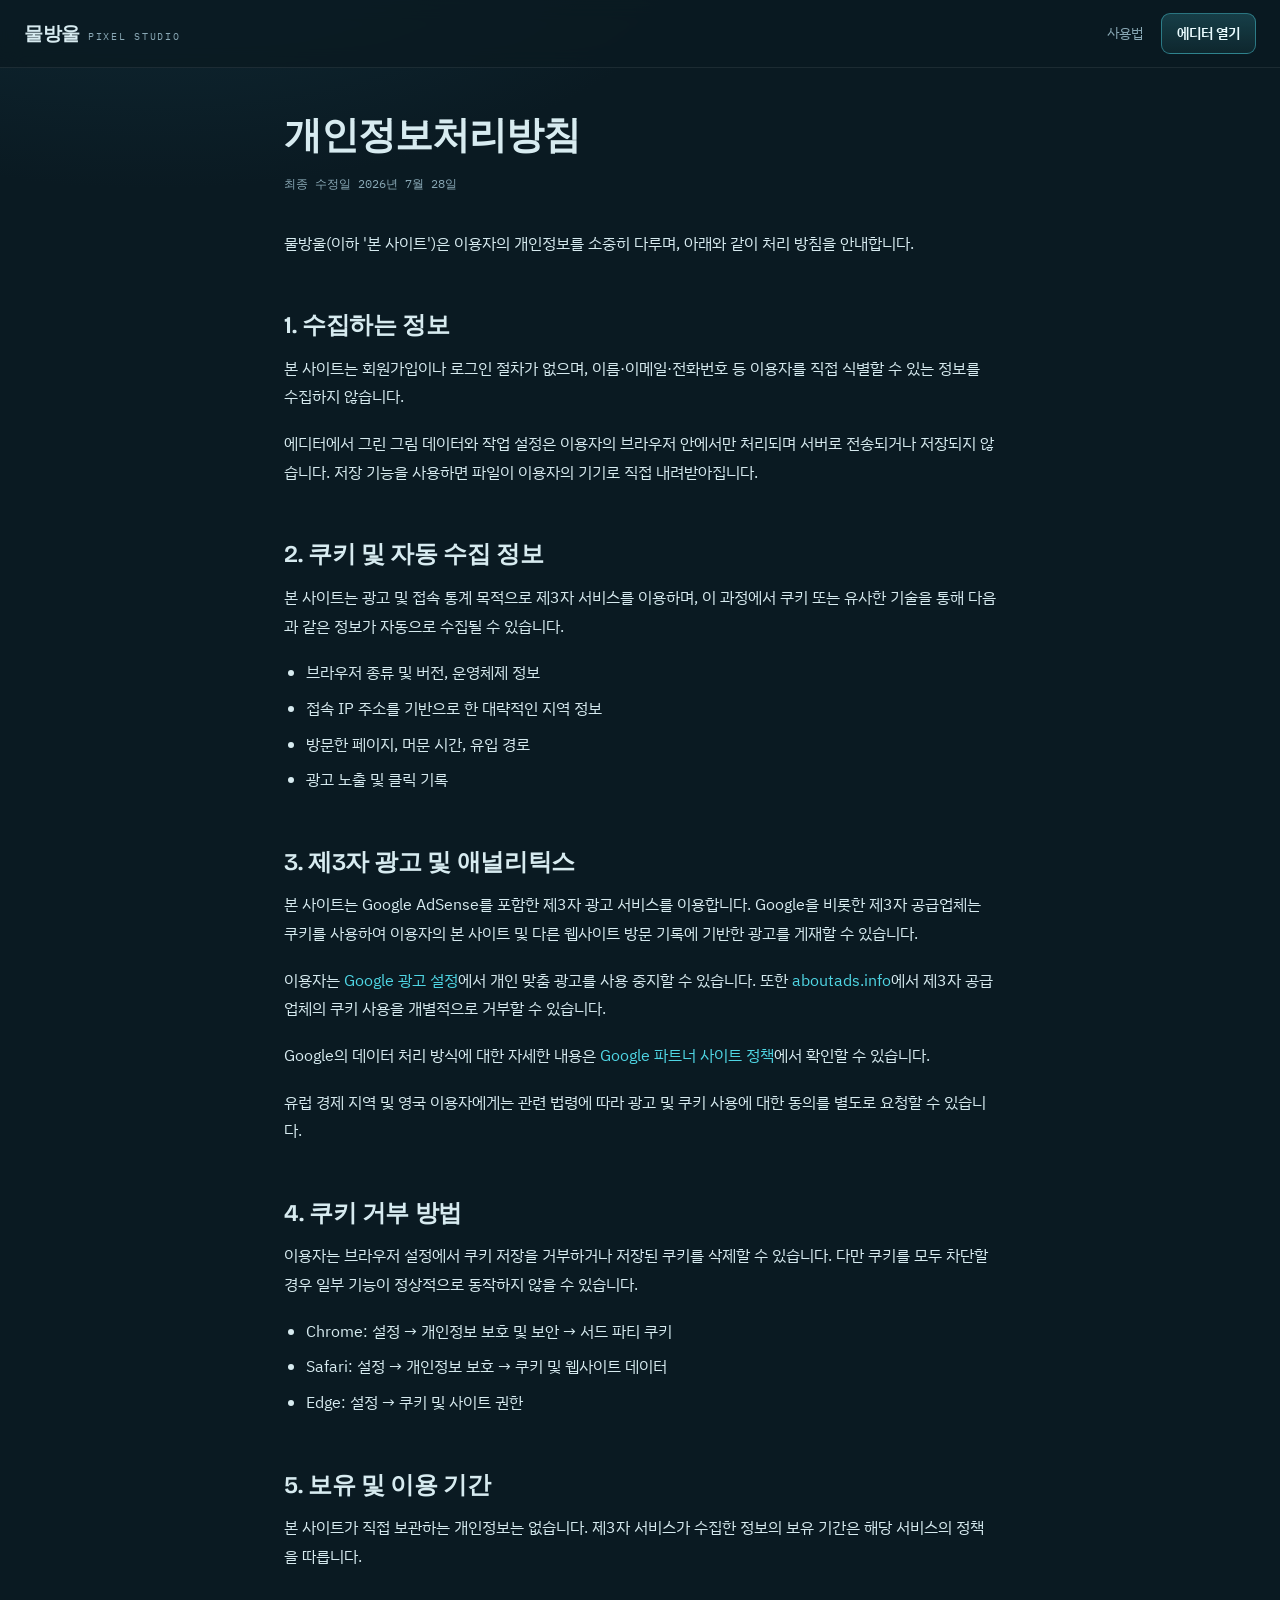
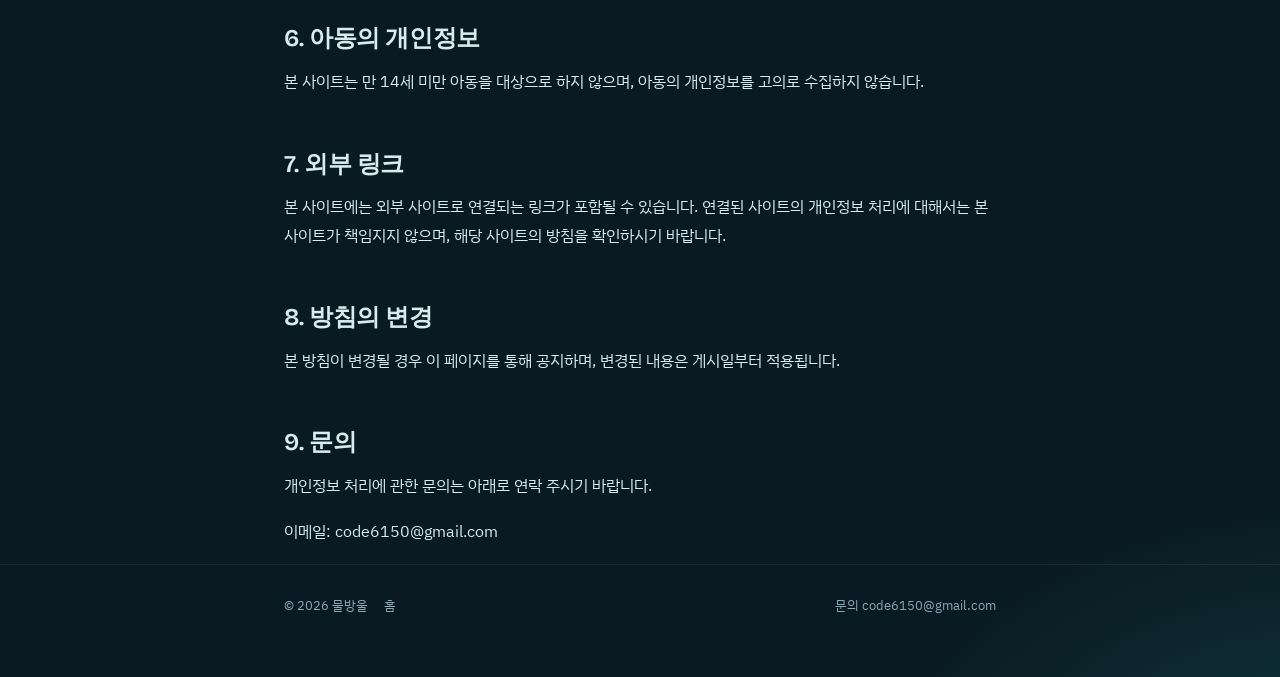
<file: privacy/index.html>
<!DOCTYPE html>
<html lang="ko">
<head>
<meta charset="utf-8">
<meta name="viewport" content="width=device-width,initial-scale=1">
<title>개인정보처리방침 — 물방울</title>
<meta name="description" content="물방울 픽셀아트 에디터의 개인정보 수집 항목, 쿠키 및 광고 관련 안내입니다.">
<meta name="robots" content="noindex,follow">
<link rel="canonical" href="https://mulbangul.com/privacy/">
<link rel="preconnect" href="https://fonts.googleapis.com">
<link rel="preconnect" href="https://fonts.gstatic.com" crossorigin>
<link href="https://fonts.googleapis.com/css2?family=Bricolage+Grotesque:opsz,wght@12..96,600;12..96,800&family=IBM+Plex+Sans+KR:wght@400;600&family=IBM+Plex+Mono:wght@400&display=swap" rel="stylesheet">
<link rel="stylesheet" href="/style.css">
</head>
<body>

<nav class="nav">
  <a class="home" href="/"><b>물방울</b><span>pixel studio</span></a>
  <div class="links">
    <a href="/guide/start/">사용법</a>
    <a class="go" href="/editor/">에디터 열기</a>
  </div>
</nav>

<main class="wrap">
  <h1>개인정보처리방침</h1>
  <p class="meta">최종 수정일 2026년 7월 28일</p>

  <p>물방울(이하 '본 사이트')은 이용자의 개인정보를 소중히 다루며, 아래와 같이 처리 방침을 안내합니다.</p>

  <h2>1. 수집하는 정보</h2>
  <p>본 사이트는 회원가입이나 로그인 절차가 없으며, 이름·이메일·전화번호 등 이용자를 직접 식별할 수 있는 정보를 수집하지 않습니다.</p>
  <p>에디터에서 그린 그림 데이터와 작업 설정은 이용자의 브라우저 안에서만 처리되며 서버로 전송되거나 저장되지 않습니다. 저장 기능을 사용하면 파일이 이용자의 기기로 직접 내려받아집니다.</p>

  <h2>2. 쿠키 및 자동 수집 정보</h2>
  <p>본 사이트는 광고 및 접속 통계 목적으로 제3자 서비스를 이용하며, 이 과정에서 쿠키 또는 유사한 기술을 통해 다음과 같은 정보가 자동으로 수집될 수 있습니다.</p>
  <ul>
    <li>브라우저 종류 및 버전, 운영체제 정보</li>
    <li>접속 IP 주소를 기반으로 한 대략적인 지역 정보</li>
    <li>방문한 페이지, 머문 시간, 유입 경로</li>
    <li>광고 노출 및 클릭 기록</li>
  </ul>

  <h2>3. 제3자 광고 및 애널리틱스</h2>
  <p>본 사이트는 Google AdSense를 포함한 제3자 광고 서비스를 이용합니다. Google을 비롯한 제3자 공급업체는 쿠키를 사용하여 이용자의 본 사이트 및 다른 웹사이트 방문 기록에 기반한 광고를 게재할 수 있습니다.</p>
  <p>이용자는 <a href="https://www.google.com/settings/ads" rel="nofollow noopener" target="_blank">Google 광고 설정</a>에서 개인 맞춤 광고를 사용 중지할 수 있습니다. 또한 <a href="https://www.aboutads.info/choices/" rel="nofollow noopener" target="_blank">aboutads.info</a>에서 제3자 공급업체의 쿠키 사용을 개별적으로 거부할 수 있습니다.</p>
  <p>Google의 데이터 처리 방식에 대한 자세한 내용은 <a href="https://policies.google.com/technologies/partner-sites" rel="nofollow noopener" target="_blank">Google 파트너 사이트 정책</a>에서 확인할 수 있습니다.</p>
  <p>유럽 경제 지역 및 영국 이용자에게는 관련 법령에 따라 광고 및 쿠키 사용에 대한 동의를 별도로 요청할 수 있습니다.</p>

  <h2>4. 쿠키 거부 방법</h2>
  <p>이용자는 브라우저 설정에서 쿠키 저장을 거부하거나 저장된 쿠키를 삭제할 수 있습니다. 다만 쿠키를 모두 차단할 경우 일부 기능이 정상적으로 동작하지 않을 수 있습니다.</p>
  <ul>
    <li>Chrome: 설정 → 개인정보 보호 및 보안 → 서드 파티 쿠키</li>
    <li>Safari: 설정 → 개인정보 보호 → 쿠키 및 웹사이트 데이터</li>
    <li>Edge: 설정 → 쿠키 및 사이트 권한</li>
  </ul>

  <h2>5. 보유 및 이용 기간</h2>
  <p>본 사이트가 직접 보관하는 개인정보는 없습니다. 제3자 서비스가 수집한 정보의 보유 기간은 해당 서비스의 정책을 따릅니다.</p>

  <h2>6. 아동의 개인정보</h2>
  <p>본 사이트는 만 14세 미만 아동을 대상으로 하지 않으며, 아동의 개인정보를 고의로 수집하지 않습니다.</p>

  <h2>7. 외부 링크</h2>
  <p>본 사이트에는 외부 사이트로 연결되는 링크가 포함될 수 있습니다. 연결된 사이트의 개인정보 처리에 대해서는 본 사이트가 책임지지 않으며, 해당 사이트의 방침을 확인하시기 바랍니다.</p>

  <h2>8. 방침의 변경</h2>
  <p>본 방침이 변경될 경우 이 페이지를 통해 공지하며, 변경된 내용은 게시일부터 적용됩니다.</p>

  <h2>9. 문의</h2>
  <p>개인정보 처리에 관한 문의는 아래로 연락 주시기 바랍니다.</p>
  <p>이메일: code6150@gmail.com</p>
</main>

<footer>
  <div class="wrap">
    <span>© <span id="yr">2026</span> 물방울</span>
    <a href="/">홈</a>
    <span class="spacer"></span>
    <span>문의 code6150@gmail.com</span>
  </div>
</footer>
<script>document.getElementById('yr').textContent=new Date().getFullYear();</script>
</body>
</html>
</file>
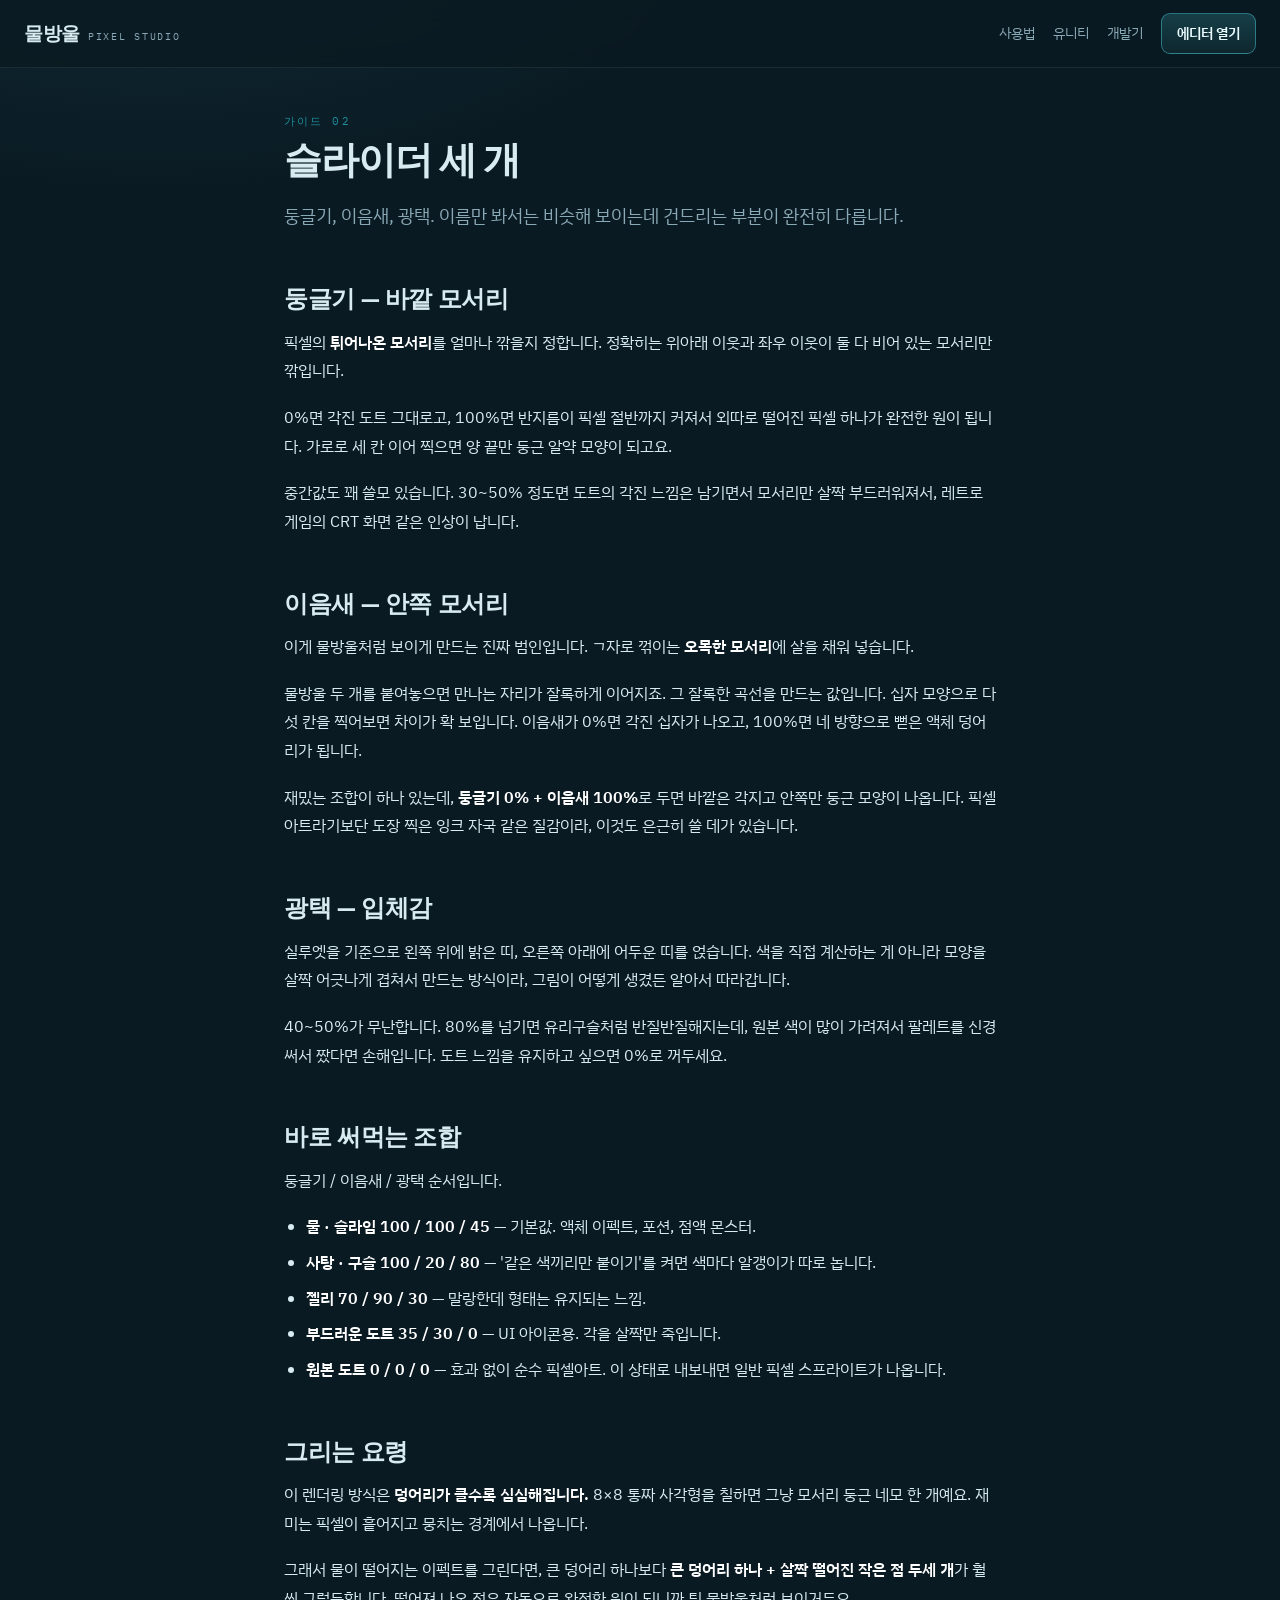
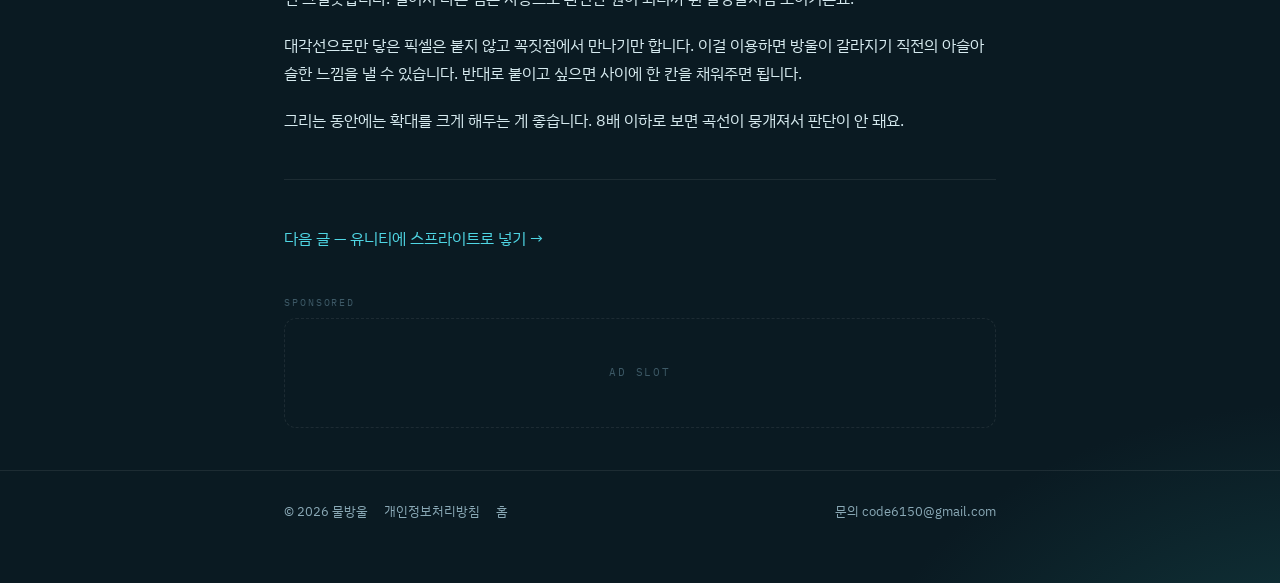
<file: guide/blob/index.html>
<!DOCTYPE html>
<html lang="ko">
<head>
<meta charset="utf-8">
<meta name="viewport" content="width=device-width,initial-scale=1">
<title>둥글기·이음새·광택 슬라이더 이해하기 — 물방울</title>
<meta name="description" content="슬라이더 세 개를 어떻게 조합하느냐에 따라 같은 도트가 사탕도 되고 슬라임도 됩니다. 값별로 어떤 모양이 나오는지 정리했습니다.">
<link rel="canonical" href="https://mulbangul.com/guide/blob/">
<link rel="preconnect" href="https://fonts.googleapis.com">
<link rel="preconnect" href="https://fonts.gstatic.com" crossorigin>
<link href="https://fonts.googleapis.com/css2?family=Bricolage+Grotesque:opsz,wght@12..96,600;12..96,800&family=IBM+Plex+Sans+KR:wght@400;600&family=IBM+Plex+Mono:wght@400&display=swap" rel="stylesheet">
<link rel="stylesheet" href="/style.css">
<script async src="https://pagead2.googlesyndication.com/pagead/js/adsbygoogle.js?client=ca-pub-0000000000000000" crossorigin="anonymous"></script>
</head>
<body>

<nav class="nav">
  <a class="home" href="/"><b>물방울</b><span>pixel studio</span></a>
  <div class="links">
    <a href="/guide/start/">사용법</a>
    <a href="/guide/unity/">유니티</a>
    <a href="/guide/making/">개발기</a>
    <a class="go" href="/editor/">에디터 열기</a>
  </div>
</nav>

<main class="wrap">
  <p class="eyebrow" style="margin-top:44px">가이드 02</p>
  <h1 style="margin-top:0">슬라이더 세 개</h1>
  <p class="lede">둥글기, 이음새, 광택. 이름만 봐서는 비슷해 보이는데 건드리는 부분이 완전히 다릅니다.</p>

  <h2>둥글기 — 바깥 모서리</h2>
  <p>픽셀의 <strong>튀어나온 모서리</strong>를 얼마나 깎을지 정합니다. 정확히는 위아래 이웃과 좌우 이웃이 둘 다 비어 있는 모서리만 깎입니다.</p>
  <p>0%면 각진 도트 그대로고, 100%면 반지름이 픽셀 절반까지 커져서 외따로 떨어진 픽셀 하나가 완전한 원이 됩니다. 가로로 세 칸 이어 찍으면 양 끝만 둥근 알약 모양이 되고요.</p>
  <p>중간값도 꽤 쓸모 있습니다. 30~50% 정도면 도트의 각진 느낌은 남기면서 모서리만 살짝 부드러워져서, 레트로 게임의 CRT 화면 같은 인상이 납니다.</p>

  <h2>이음새 — 안쪽 모서리</h2>
  <p>이게 물방울처럼 보이게 만드는 진짜 범인입니다. ㄱ자로 꺾이는 <strong>오목한 모서리</strong>에 살을 채워 넣습니다.</p>
  <p>물방울 두 개를 붙여놓으면 만나는 자리가 잘록하게 이어지죠. 그 잘록한 곡선을 만드는 값입니다. 십자 모양으로 다섯 칸을 찍어보면 차이가 확 보입니다. 이음새가 0%면 각진 십자가 나오고, 100%면 네 방향으로 뻗은 액체 덩어리가 됩니다.</p>
  <p>재밌는 조합이 하나 있는데, <strong>둥글기 0% + 이음새 100%</strong>로 두면 바깥은 각지고 안쪽만 둥근 모양이 나옵니다. 픽셀아트라기보단 도장 찍은 잉크 자국 같은 질감이라, 이것도 은근히 쓸 데가 있습니다.</p>

  <h2>광택 — 입체감</h2>
  <p>실루엣을 기준으로 왼쪽 위에 밝은 띠, 오른쪽 아래에 어두운 띠를 얹습니다. 색을 직접 계산하는 게 아니라 모양을 살짝 어긋나게 겹쳐서 만드는 방식이라, 그림이 어떻게 생겼든 알아서 따라갑니다.</p>
  <p>40~50%가 무난합니다. 80%를 넘기면 유리구슬처럼 반질반질해지는데, 원본 색이 많이 가려져서 팔레트를 신경 써서 짰다면 손해입니다. 도트 느낌을 유지하고 싶으면 0%로 꺼두세요.</p>

  <h2>바로 써먹는 조합</h2>
  <p>둥글기 / 이음새 / 광택 순서입니다.</p>
  <ul>
    <li><strong>물 · 슬라임 100 / 100 / 45</strong> — 기본값. 액체 이펙트, 포션, 점액 몬스터.</li>
    <li><strong>사탕 · 구슬 100 / 20 / 80</strong> — '같은 색끼리만 붙이기'를 켜면 색마다 알갱이가 따로 놉니다.</li>
    <li><strong>젤리 70 / 90 / 30</strong> — 말랑한데 형태는 유지되는 느낌.</li>
    <li><strong>부드러운 도트 35 / 30 / 0</strong> — UI 아이콘용. 각을 살짝만 죽입니다.</li>
    <li><strong>원본 도트 0 / 0 / 0</strong> — 효과 없이 순수 픽셀아트. 이 상태로 내보내면 일반 픽셀 스프라이트가 나옵니다.</li>
  </ul>

  <h2>그리는 요령</h2>
  <p>이 렌더링 방식은 <strong>덩어리가 클수록 심심해집니다.</strong> 8×8 통짜 사각형을 칠하면 그냥 모서리 둥근 네모 한 개예요. 재미는 픽셀이 흩어지고 뭉치는 경계에서 나옵니다.</p>
  <p>그래서 물이 떨어지는 이펙트를 그린다면, 큰 덩어리 하나보다 <strong>큰 덩어리 하나 + 살짝 떨어진 작은 점 두세 개</strong>가 훨씬 그럴듯합니다. 떨어져 나온 점은 자동으로 완전한 원이 되니까 튄 물방울처럼 보이거든요.</p>
  <p>대각선으로만 닿은 픽셀은 붙지 않고 꼭짓점에서 만나기만 합니다. 이걸 이용하면 방울이 갈라지기 직전의 아슬아슬한 느낌을 낼 수 있습니다. 반대로 붙이고 싶으면 사이에 한 칸을 채워주면 됩니다.</p>
  <p>그리는 동안에는 확대를 크게 해두는 게 좋습니다. 8배 이하로 보면 곡선이 뭉개져서 판단이 안 돼요.</p>

  <hr>
  <p><a href="/guide/unity/">다음 글 — 유니티에 스프라이트로 넣기 →</a></p>
</main>

<div class="ad">
  <span class="ad-label">Sponsored</span>
  <div class="ad-inner">
    <!-- 애드센스 승인 후 주석 해제
    <ins class="adsbygoogle" style="display:block;width:100%"
         data-ad-client="ca-pub-0000000000000000" data-ad-slot="0000000000"
         data-ad-format="auto" data-full-width-responsive="true"></ins>
    <script>(adsbygoogle = window.adsbygoogle || []).push({});</script>
    -->
    AD SLOT
  </div>
</div>

<footer>
  <div class="wrap">
    <span>© <span id="yr">2026</span> 물방울</span>
    <a href="/privacy/">개인정보처리방침</a>
    <a href="/">홈</a>
    <span class="spacer"></span>
    <span>문의 code6150@gmail.com</span>
  </div>
</footer>
<script>document.getElementById('yr').textContent=new Date().getFullYear();</script>
</body>
</html>
</file>
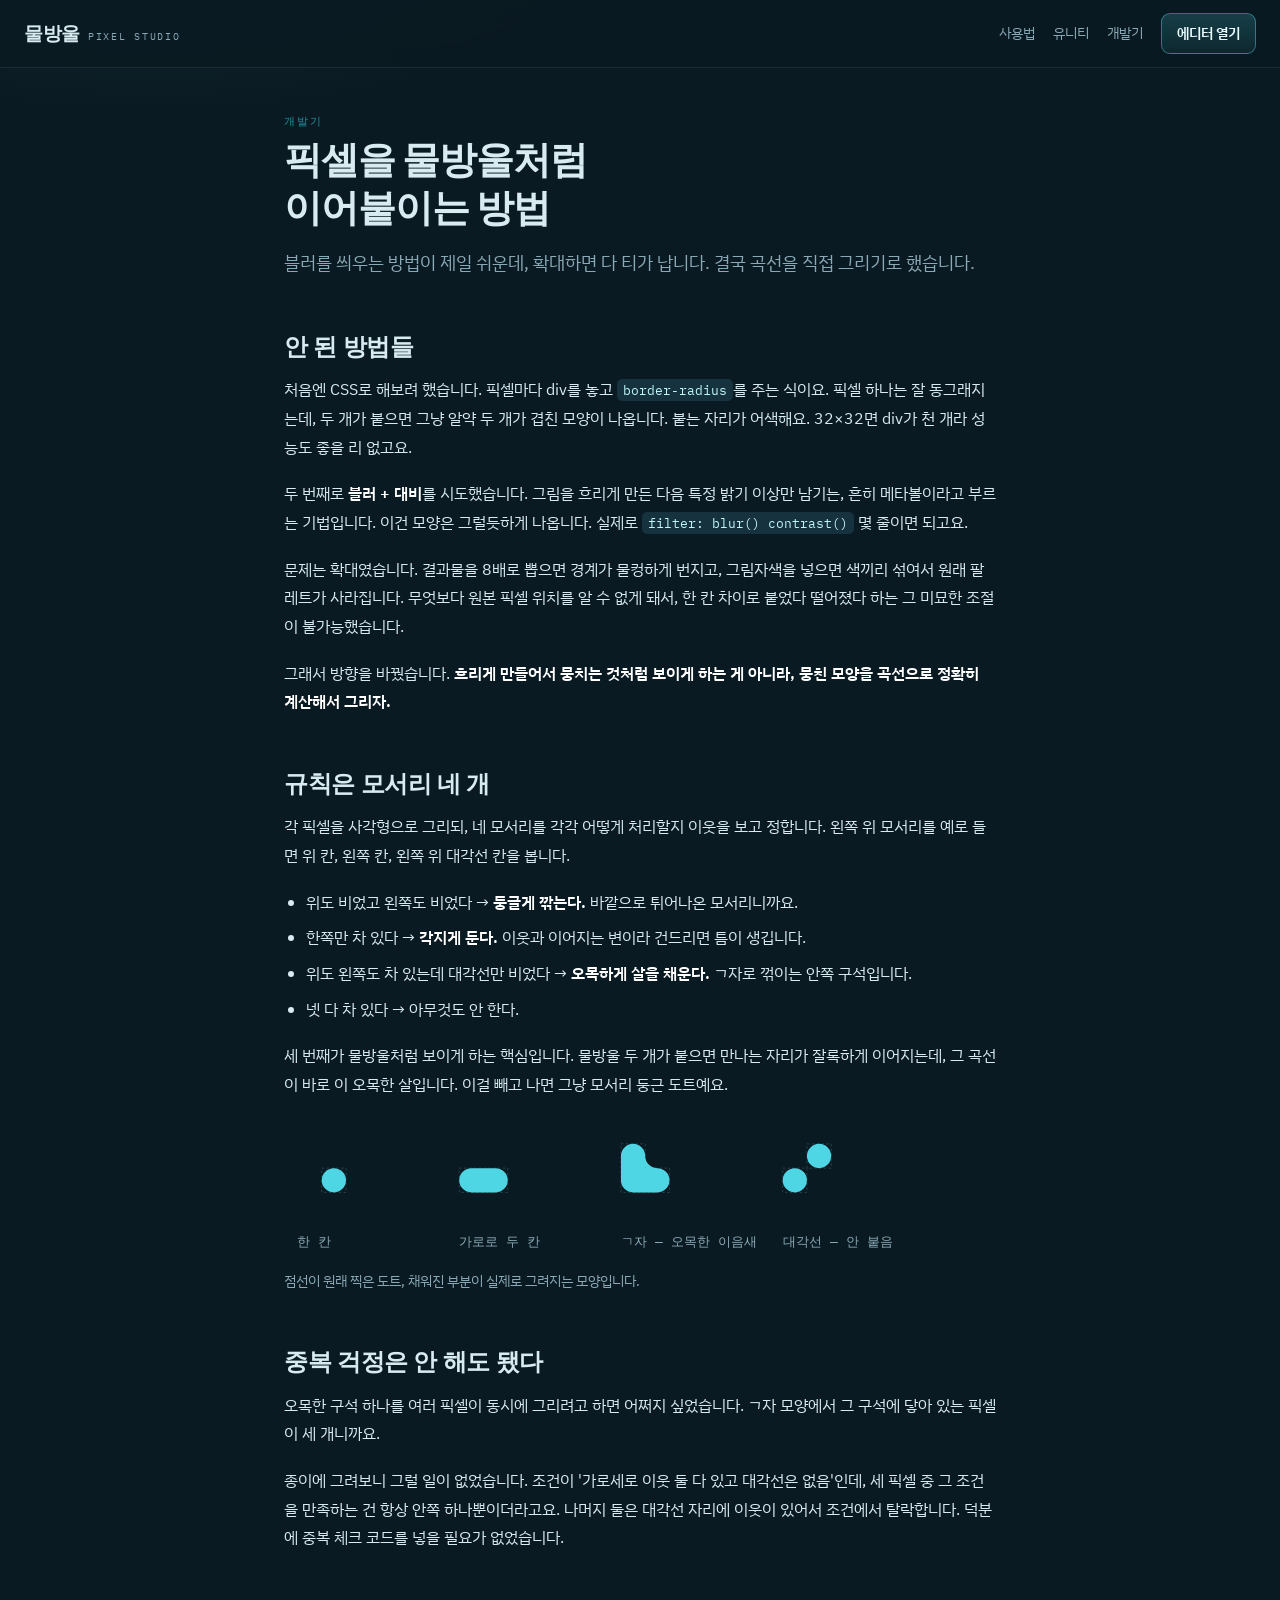
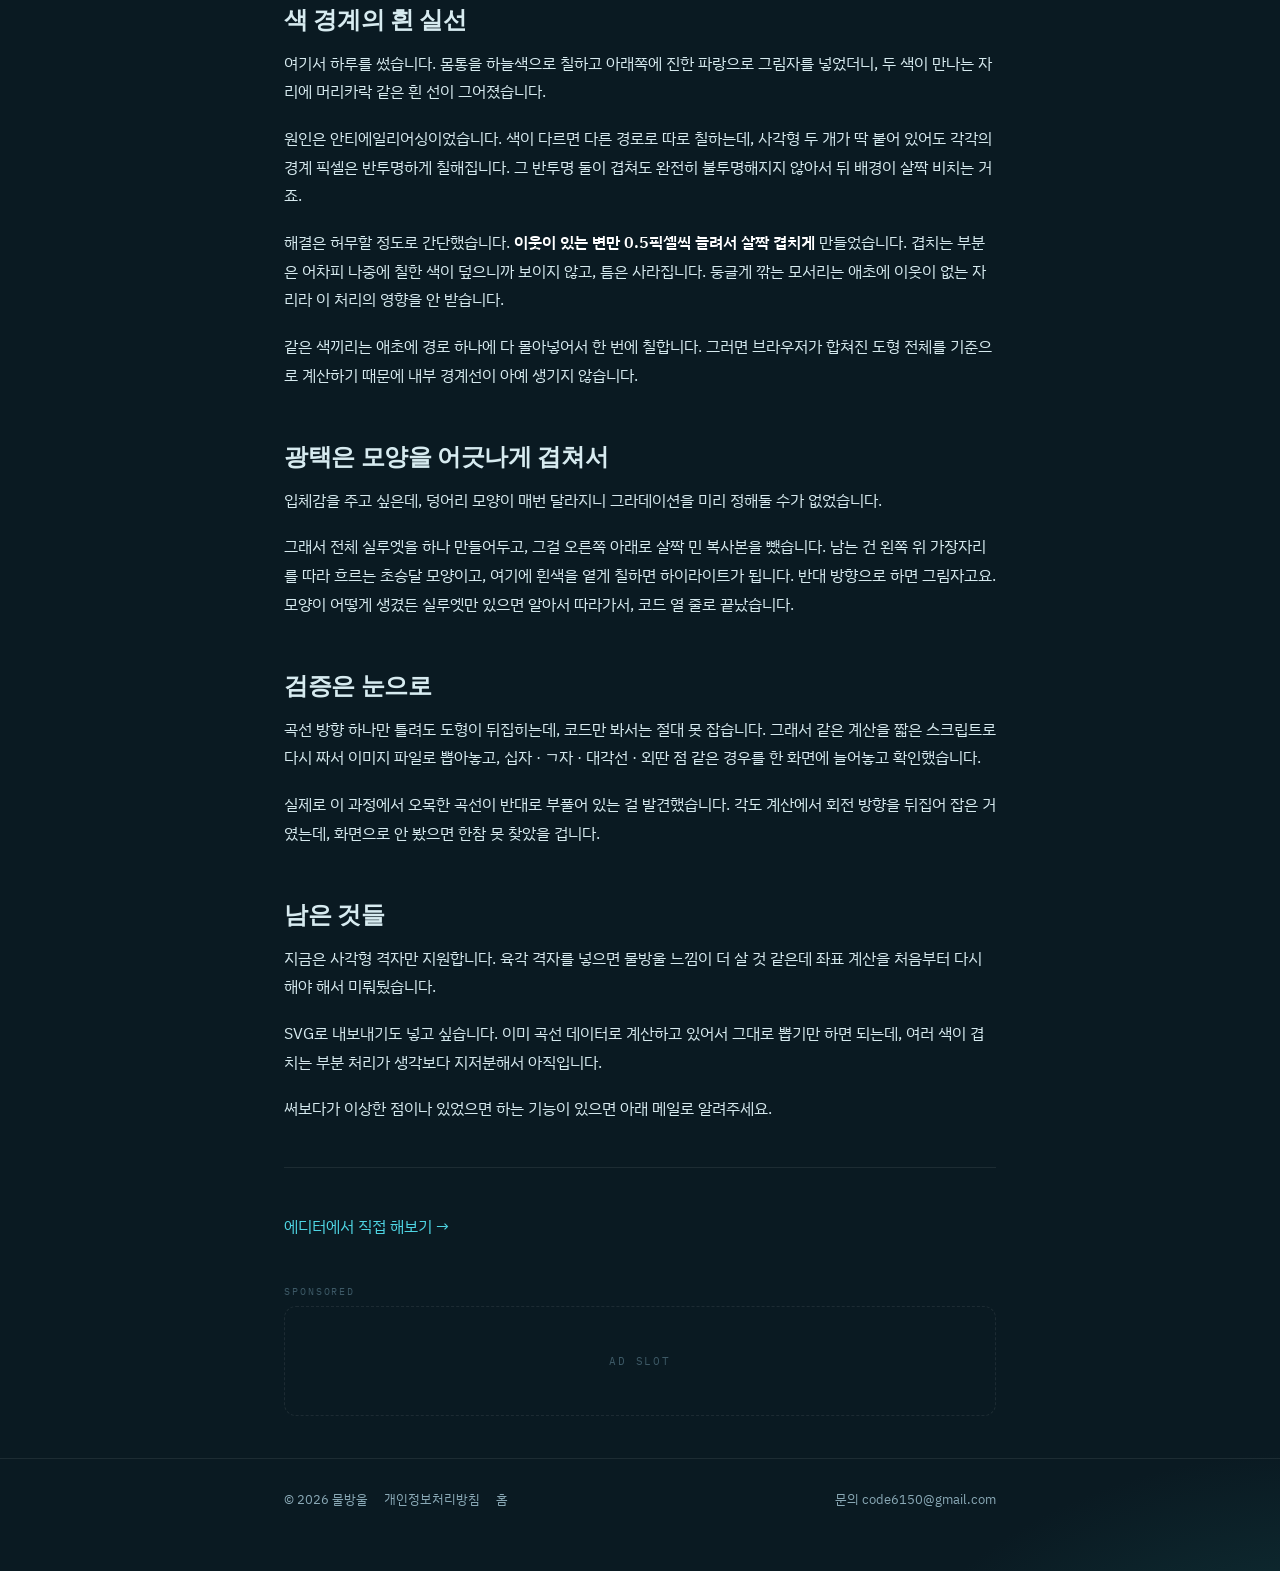
<file: guide/making/index.html>
<!DOCTYPE html>
<html lang="ko">
<head>
<meta charset="utf-8">
<meta name="viewport" content="width=device-width,initial-scale=1">
<title>픽셀을 물방울처럼 이어붙이는 방법 — 만든 이야기</title>
<meta name="description" content="블러 필터로 흉내내지 않고 벡터 곡선으로 직접 그린 과정. 이웃 픽셀을 보고 모서리를 결정하는 규칙과, 색 경계에 흰 선이 생기던 문제를 해결한 방법.">
<link rel="canonical" href="https://mulbangul.com/guide/making/">
<link rel="preconnect" href="https://fonts.googleapis.com">
<link rel="preconnect" href="https://fonts.gstatic.com" crossorigin>
<link href="https://fonts.googleapis.com/css2?family=Bricolage+Grotesque:opsz,wght@12..96,600;12..96,800&family=IBM+Plex+Sans+KR:wght@400;600&family=IBM+Plex+Mono:wght@400&display=swap" rel="stylesheet">
<link rel="stylesheet" href="/style.css">
<script async src="https://pagead2.googlesyndication.com/pagead/js/adsbygoogle.js?client=ca-pub-0000000000000000" crossorigin="anonymous"></script>
</head>
<body>

<nav class="nav">
  <a class="home" href="/"><b>물방울</b><span>pixel studio</span></a>
  <div class="links">
    <a href="/guide/start/">사용법</a>
    <a href="/guide/unity/">유니티</a>
    <a href="/guide/making/">개발기</a>
    <a class="go" href="/editor/">에디터 열기</a>
  </div>
</nav>

<main class="wrap">
  <p class="eyebrow" style="margin-top:44px">개발기</p>
  <h1 style="margin-top:0">픽셀을 물방울처럼<br>이어붙이는 방법</h1>
  <p class="lede">블러를 씌우는 방법이 제일 쉬운데, 확대하면 다 티가 납니다. 결국 곡선을 직접 그리기로 했습니다.</p>

  <h2>안 된 방법들</h2>
  <p>처음엔 CSS로 해보려 했습니다. 픽셀마다 div를 놓고 <code>border-radius</code>를 주는 식이요. 픽셀 하나는 잘 동그래지는데, 두 개가 붙으면 그냥 알약 두 개가 겹친 모양이 나옵니다. 붙는 자리가 어색해요. 32×32면 div가 천 개라 성능도 좋을 리 없고요.</p>
  <p>두 번째로 <strong>블러 + 대비</strong>를 시도했습니다. 그림을 흐리게 만든 다음 특정 밝기 이상만 남기는, 흔히 메타볼이라고 부르는 기법입니다. 이건 모양은 그럴듯하게 나옵니다. 실제로 <code>filter: blur() contrast()</code> 몇 줄이면 되고요.</p>
  <p>문제는 확대였습니다. 결과물을 8배로 뽑으면 경계가 물컹하게 번지고, 그림자색을 넣으면 색끼리 섞여서 원래 팔레트가 사라집니다. 무엇보다 원본 픽셀 위치를 알 수 없게 돼서, 한 칸 차이로 붙었다 떨어졌다 하는 그 미묘한 조절이 불가능했습니다.</p>
  <p>그래서 방향을 바꿨습니다. <strong>흐리게 만들어서 뭉치는 것처럼 보이게 하는 게 아니라, 뭉친 모양을 곡선으로 정확히 계산해서 그리자.</strong></p>

  <h2>규칙은 모서리 네 개</h2>
  <p>각 픽셀을 사각형으로 그리되, 네 모서리를 각각 어떻게 처리할지 이웃을 보고 정합니다. 왼쪽 위 모서리를 예로 들면 위 칸, 왼쪽 칸, 왼쪽 위 대각선 칸을 봅니다.</p>
  <ul>
    <li>위도 비었고 왼쪽도 비었다 → <strong>둥글게 깎는다.</strong> 바깥으로 튀어나온 모서리니까요.</li>
    <li>한쪽만 차 있다 → <strong>각지게 둔다.</strong> 이웃과 이어지는 변이라 건드리면 틈이 생깁니다.</li>
    <li>위도 왼쪽도 차 있는데 대각선만 비었다 → <strong>오목하게 살을 채운다.</strong> ㄱ자로 꺾이는 안쪽 구석입니다.</li>
    <li>넷 다 차 있다 → 아무것도 안 한다.</li>
  </ul>
  <p>세 번째가 물방울처럼 보이게 하는 핵심입니다. 물방울 두 개가 붙으면 만나는 자리가 잘록하게 이어지는데, 그 곡선이 바로 이 오목한 살입니다. 이걸 빼고 나면 그냥 모서리 둥근 도트예요.</p>

  <svg viewBox="0 0 460 100" style="width:100%;max-width:620px;height:auto;display:block;margin:26px 0 10px" role="img" aria-label="이웃 상태에 따라 모서리가 어떻게 처리되는지 보여주는 네 가지 예시">
    <g fill="none" stroke="#2c4b59" stroke-width="1" stroke-dasharray="3 3">
      <g transform="translate(10,32) scale(.6)"><rect x="30" y="0" width="30" height="30"/></g>
      <g transform="translate(130,32) scale(.6)"><rect x="0" y="0" width="30" height="30"/><rect x="30" y="0" width="30" height="30"/></g>
      <g transform="translate(250,14) scale(.6)"><rect x="0" y="0" width="30" height="30"/><rect x="0" y="30" width="30" height="30"/><rect x="30" y="30" width="30" height="30"/></g>
      <g transform="translate(370,14) scale(.6)"><rect x="30" y="0" width="30" height="30"/><rect x="0" y="30" width="30" height="30"/></g>
    </g>
    <g fill="#4fd6e4">
      <path transform="translate(10,32) scale(.6)" d="M45 0L45 0A15 15 0 0 1 60 15L60 15A15 15 0 0 1 45 30L45 30A15 15 0 0 1 30 15L30 15A15 15 0 0 1 45 0Z"/>
      <path transform="translate(130,32) scale(.6)" d="M15 0L30.4 0L30.4 30L15 30A15 15 0 0 1 0 15L0 15A15 15 0 0 1 15 0ZM29.6 0L45 0A15 15 0 0 1 60 15L60 15A15 15 0 0 1 45 30L29.6 30L29.6 0Z"/>
      <path transform="translate(250,14) scale(.6)" d="M15 0L15 0A15 15 0 0 1 30 15L30 30.4L0 30.4L0 15A15 15 0 0 1 15 0ZM0 29.6L30.4 29.6L30.4 60L15 60A15 15 0 0 1 0 45L0 45L0 29.6ZM30 15L30 30L45 30A15 15 0 0 1 30 15ZM29.6 30L45 30A15 15 0 0 1 60 45L60 45A15 15 0 0 1 45 60L29.6 60L29.6 30Z"/>
      <path transform="translate(370,14) scale(.6)" d="M45 0L45 0A15 15 0 0 1 60 15L60 15A15 15 0 0 1 45 30L45 30A15 15 0 0 1 30 15L30 15A15 15 0 0 1 45 0ZM15 30L15 30A15 15 0 0 1 30 45L30 45A15 15 0 0 1 15 60L15 60A15 15 0 0 1 0 45L0 45A15 15 0 0 1 15 30Z"/>
    </g>
    <g fill="#8aa9b6" font-family="IBM Plex Mono, monospace" font-size="9.5">
      <text x="10" y="90">한 칸</text>
      <text x="130" y="90">가로로 두 칸</text>
      <text x="250" y="90">ㄱ자 — 오목한 이음새</text>
      <text x="370" y="90">대각선 — 안 붙음</text>
    </g>
  </svg>
  <p style="color:var(--dim);font-size:13.5px">점선이 원래 찍은 도트, 채워진 부분이 실제로 그려지는 모양입니다.</p>

  <h2>중복 걱정은 안 해도 됐다</h2>
  <p>오목한 구석 하나를 여러 픽셀이 동시에 그리려고 하면 어쩌지 싶었습니다. ㄱ자 모양에서 그 구석에 닿아 있는 픽셀이 세 개니까요.</p>
  <p>종이에 그려보니 그럴 일이 없었습니다. 조건이 '가로세로 이웃 둘 다 있고 대각선은 없음'인데, 세 픽셀 중 그 조건을 만족하는 건 항상 안쪽 하나뿐이더라고요. 나머지 둘은 대각선 자리에 이웃이 있어서 조건에서 탈락합니다. 덕분에 중복 체크 코드를 넣을 필요가 없었습니다.</p>

  <h2>색 경계의 흰 실선</h2>
  <p>여기서 하루를 썼습니다. 몸통을 하늘색으로 칠하고 아래쪽에 진한 파랑으로 그림자를 넣었더니, 두 색이 만나는 자리에 머리카락 같은 흰 선이 그어졌습니다.</p>
  <p>원인은 안티에일리어싱이었습니다. 색이 다르면 다른 경로로 따로 칠하는데, 사각형 두 개가 딱 붙어 있어도 각각의 경계 픽셀은 반투명하게 칠해집니다. 그 반투명 둘이 겹쳐도 완전히 불투명해지지 않아서 뒤 배경이 살짝 비치는 거죠.</p>
  <p>해결은 허무할 정도로 간단했습니다. <strong>이웃이 있는 변만 0.5픽셀씩 늘려서 살짝 겹치게</strong> 만들었습니다. 겹치는 부분은 어차피 나중에 칠한 색이 덮으니까 보이지 않고, 틈은 사라집니다. 둥글게 깎는 모서리는 애초에 이웃이 없는 자리라 이 처리의 영향을 안 받습니다.</p>
  <p>같은 색끼리는 애초에 경로 하나에 다 몰아넣어서 한 번에 칠합니다. 그러면 브라우저가 합쳐진 도형 전체를 기준으로 계산하기 때문에 내부 경계선이 아예 생기지 않습니다.</p>

  <h2>광택은 모양을 어긋나게 겹쳐서</h2>
  <p>입체감을 주고 싶은데, 덩어리 모양이 매번 달라지니 그라데이션을 미리 정해둘 수가 없었습니다.</p>
  <p>그래서 전체 실루엣을 하나 만들어두고, 그걸 오른쪽 아래로 살짝 민 복사본을 뺐습니다. 남는 건 왼쪽 위 가장자리를 따라 흐르는 초승달 모양이고, 여기에 흰색을 옅게 칠하면 하이라이트가 됩니다. 반대 방향으로 하면 그림자고요. 모양이 어떻게 생겼든 실루엣만 있으면 알아서 따라가서, 코드 열 줄로 끝났습니다.</p>

  <h2>검증은 눈으로</h2>
  <p>곡선 방향 하나만 틀려도 도형이 뒤집히는데, 코드만 봐서는 절대 못 잡습니다. 그래서 같은 계산을 짧은 스크립트로 다시 짜서 이미지 파일로 뽑아놓고, 십자 · ㄱ자 · 대각선 · 외딴 점 같은 경우를 한 화면에 늘어놓고 확인했습니다.</p>
  <p>실제로 이 과정에서 오목한 곡선이 반대로 부풀어 있는 걸 발견했습니다. 각도 계산에서 회전 방향을 뒤집어 잡은 거였는데, 화면으로 안 봤으면 한참 못 찾았을 겁니다.</p>

  <h2>남은 것들</h2>
  <p>지금은 사각형 격자만 지원합니다. 육각 격자를 넣으면 물방울 느낌이 더 살 것 같은데 좌표 계산을 처음부터 다시 해야 해서 미뤄뒀습니다.</p>
  <p>SVG로 내보내기도 넣고 싶습니다. 이미 곡선 데이터로 계산하고 있어서 그대로 뽑기만 하면 되는데, 여러 색이 겹치는 부분 처리가 생각보다 지저분해서 아직입니다.</p>
  <p>써보다가 이상한 점이나 있었으면 하는 기능이 있으면 아래 메일로 알려주세요.</p>

  <hr>
  <p><a href="/editor/">에디터에서 직접 해보기 →</a></p>
</main>

<div class="ad">
  <span class="ad-label">Sponsored</span>
  <div class="ad-inner">
    <!-- 애드센스 승인 후 주석 해제
    <ins class="adsbygoogle" style="display:block;width:100%"
         data-ad-client="ca-pub-0000000000000000" data-ad-slot="0000000000"
         data-ad-format="auto" data-full-width-responsive="true"></ins>
    <script>(adsbygoogle = window.adsbygoogle || []).push({});</script>
    -->
    AD SLOT
  </div>
</div>

<footer>
  <div class="wrap">
    <span>© <span id="yr">2026</span> 물방울</span>
    <a href="/privacy/">개인정보처리방침</a>
    <a href="/">홈</a>
    <span class="spacer"></span>
    <span>문의 code6150@gmail.com</span>
  </div>
</footer>
<script>document.getElementById('yr').textContent=new Date().getFullYear();</script>
</body>
</html>
</file>
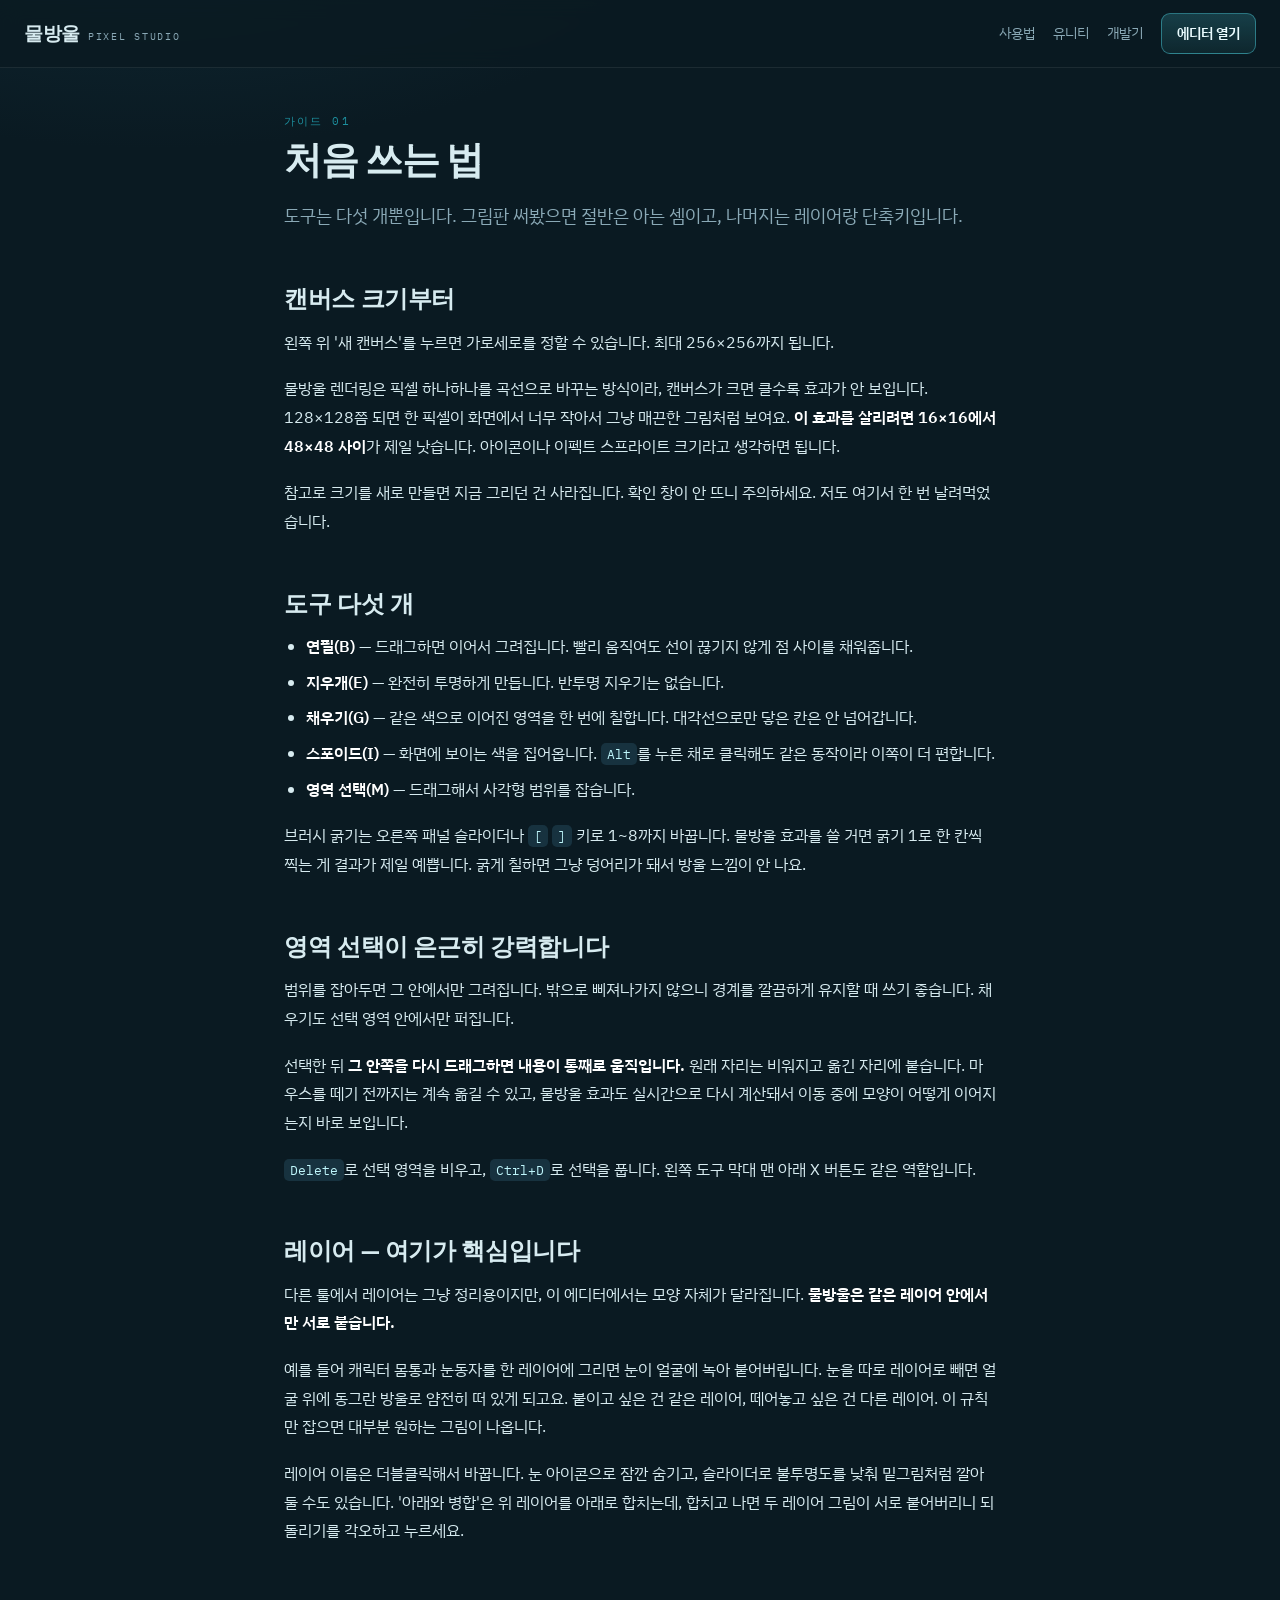
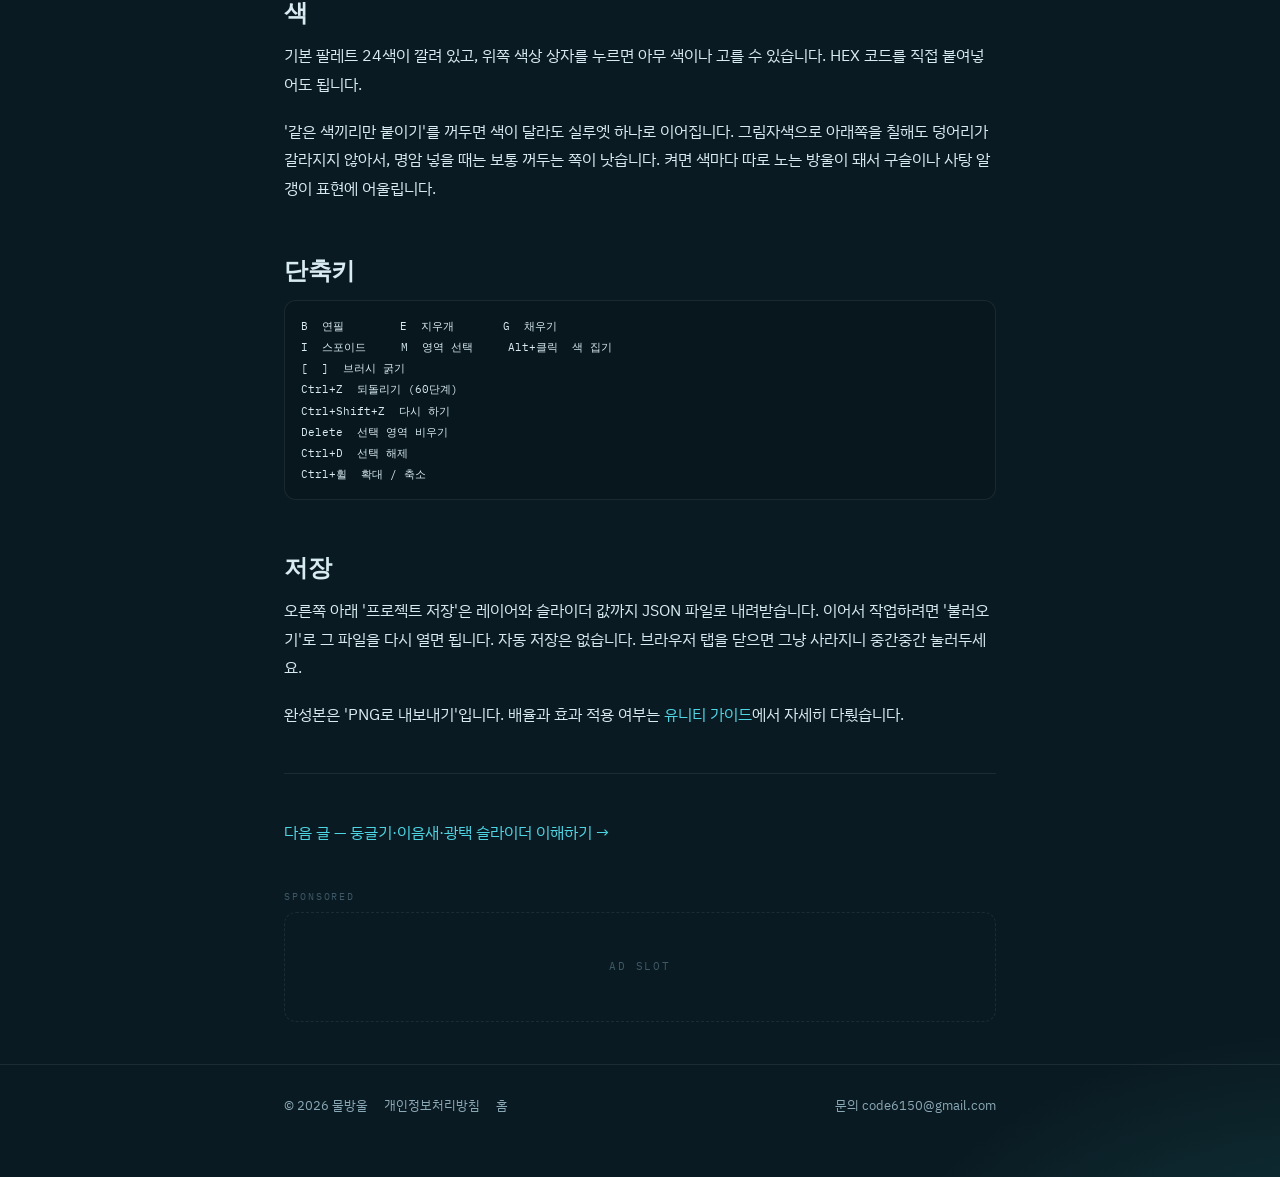
<file: guide/start/index.html>
<!DOCTYPE html>
<html lang="ko">
<head>
<meta charset="utf-8">
<meta name="viewport" content="width=device-width,initial-scale=1">
<title>처음 쓰는 법 — 물방울 픽셀아트 에디터</title>
<meta name="description" content="도구 다섯 개와 레이어, 단축키만 알면 됩니다. 물방울 에디터를 5분 만에 익히는 가이드.">
<link rel="canonical" href="https://mulbangul.com/guide/start/">
<link rel="preconnect" href="https://fonts.googleapis.com">
<link rel="preconnect" href="https://fonts.gstatic.com" crossorigin>
<link href="https://fonts.googleapis.com/css2?family=Bricolage+Grotesque:opsz,wght@12..96,600;12..96,800&family=IBM+Plex+Sans+KR:wght@400;600&family=IBM+Plex+Mono:wght@400&display=swap" rel="stylesheet">
<link rel="stylesheet" href="/style.css">
<script async src="https://pagead2.googlesyndication.com/pagead/js/adsbygoogle.js?client=ca-pub-0000000000000000" crossorigin="anonymous"></script>
</head>
<body>

<nav class="nav">
  <a class="home" href="/"><b>물방울</b><span>pixel studio</span></a>
  <div class="links">
    <a href="/guide/start/">사용법</a>
    <a href="/guide/unity/">유니티</a>
    <a href="/guide/making/">개발기</a>
    <a class="go" href="/editor/">에디터 열기</a>
  </div>
</nav>

<main class="wrap">
  <p class="eyebrow" style="margin-top:44px">가이드 01</p>
  <h1 style="margin-top:0">처음 쓰는 법</h1>
  <p class="lede">도구는 다섯 개뿐입니다. 그림판 써봤으면 절반은 아는 셈이고, 나머지는 레이어랑 단축키입니다.</p>

  <h2>캔버스 크기부터</h2>
  <p>왼쪽 위 '새 캔버스'를 누르면 가로세로를 정할 수 있습니다. 최대 256×256까지 됩니다.</p>
  <p>물방울 렌더링은 픽셀 하나하나를 곡선으로 바꾸는 방식이라, 캔버스가 크면 클수록 효과가 안 보입니다. 128×128쯤 되면 한 픽셀이 화면에서 너무 작아서 그냥 매끈한 그림처럼 보여요. <strong>이 효과를 살리려면 16×16에서 48×48 사이</strong>가 제일 낫습니다. 아이콘이나 이펙트 스프라이트 크기라고 생각하면 됩니다.</p>
  <p>참고로 크기를 새로 만들면 지금 그리던 건 사라집니다. 확인 창이 안 뜨니 주의하세요. 저도 여기서 한 번 날려먹었습니다.</p>

  <h2>도구 다섯 개</h2>
  <ul>
    <li><strong>연필(B)</strong> — 드래그하면 이어서 그려집니다. 빨리 움직여도 선이 끊기지 않게 점 사이를 채워줍니다.</li>
    <li><strong>지우개(E)</strong> — 완전히 투명하게 만듭니다. 반투명 지우기는 없습니다.</li>
    <li><strong>채우기(G)</strong> — 같은 색으로 이어진 영역을 한 번에 칠합니다. 대각선으로만 닿은 칸은 안 넘어갑니다.</li>
    <li><strong>스포이드(I)</strong> — 화면에 보이는 색을 집어옵니다. <code>Alt</code>를 누른 채로 클릭해도 같은 동작이라 이쪽이 더 편합니다.</li>
    <li><strong>영역 선택(M)</strong> — 드래그해서 사각형 범위를 잡습니다.</li>
  </ul>
  <p>브러시 굵기는 오른쪽 패널 슬라이더나 <code>[</code> <code>]</code> 키로 1~8까지 바꿉니다. 물방울 효과를 쓸 거면 굵기 1로 한 칸씩 찍는 게 결과가 제일 예쁩니다. 굵게 칠하면 그냥 덩어리가 돼서 방울 느낌이 안 나요.</p>

  <h2>영역 선택이 은근히 강력합니다</h2>
  <p>범위를 잡아두면 그 안에서만 그려집니다. 밖으로 삐져나가지 않으니 경계를 깔끔하게 유지할 때 쓰기 좋습니다. 채우기도 선택 영역 안에서만 퍼집니다.</p>
  <p>선택한 뒤 <strong>그 안쪽을 다시 드래그하면 내용이 통째로 움직입니다.</strong> 원래 자리는 비워지고 옮긴 자리에 붙습니다. 마우스를 떼기 전까지는 계속 옮길 수 있고, 물방울 효과도 실시간으로 다시 계산돼서 이동 중에 모양이 어떻게 이어지는지 바로 보입니다.</p>
  <p><code>Delete</code>로 선택 영역을 비우고, <code>Ctrl+D</code>로 선택을 풉니다. 왼쪽 도구 막대 맨 아래 X 버튼도 같은 역할입니다.</p>

  <h2>레이어 — 여기가 핵심입니다</h2>
  <p>다른 툴에서 레이어는 그냥 정리용이지만, 이 에디터에서는 모양 자체가 달라집니다. <strong>물방울은 같은 레이어 안에서만 서로 붙습니다.</strong></p>
  <p>예를 들어 캐릭터 몸통과 눈동자를 한 레이어에 그리면 눈이 얼굴에 녹아 붙어버립니다. 눈을 따로 레이어로 빼면 얼굴 위에 동그란 방울로 얌전히 떠 있게 되고요. 붙이고 싶은 건 같은 레이어, 떼어놓고 싶은 건 다른 레이어. 이 규칙만 잡으면 대부분 원하는 그림이 나옵니다.</p>
  <p>레이어 이름은 더블클릭해서 바꿉니다. 눈 아이콘으로 잠깐 숨기고, 슬라이더로 불투명도를 낮춰 밑그림처럼 깔아둘 수도 있습니다. '아래와 병합'은 위 레이어를 아래로 합치는데, 합치고 나면 두 레이어 그림이 서로 붙어버리니 되돌리기를 각오하고 누르세요.</p>

  <h2>색</h2>
  <p>기본 팔레트 24색이 깔려 있고, 위쪽 색상 상자를 누르면 아무 색이나 고를 수 있습니다. HEX 코드를 직접 붙여넣어도 됩니다.</p>
  <p>'같은 색끼리만 붙이기'를 꺼두면 색이 달라도 실루엣 하나로 이어집니다. 그림자색으로 아래쪽을 칠해도 덩어리가 갈라지지 않아서, 명암 넣을 때는 보통 꺼두는 쪽이 낫습니다. 켜면 색마다 따로 노는 방울이 돼서 구슬이나 사탕 알갱이 표현에 어울립니다.</p>

  <h2>단축키</h2>
  <pre><code>B  연필        E  지우개       G  채우기
I  스포이드     M  영역 선택     Alt+클릭  색 집기
[  ]  브러시 굵기
Ctrl+Z  되돌리기 (60단계)
Ctrl+Shift+Z  다시 하기
Delete  선택 영역 비우기
Ctrl+D  선택 해제
Ctrl+휠  확대 / 축소</code></pre>

  <h2>저장</h2>
  <p>오른쪽 아래 '프로젝트 저장'은 레이어와 슬라이더 값까지 JSON 파일로 내려받습니다. 이어서 작업하려면 '불러오기'로 그 파일을 다시 열면 됩니다. 자동 저장은 없습니다. 브라우저 탭을 닫으면 그냥 사라지니 중간중간 눌러두세요.</p>
  <p>완성본은 'PNG로 내보내기'입니다. 배율과 효과 적용 여부는 <a href="/guide/unity/">유니티 가이드</a>에서 자세히 다뤘습니다.</p>

  <hr>
  <p><a href="/guide/blob/">다음 글 — 둥글기·이음새·광택 슬라이더 이해하기 →</a></p>
</main>

<div class="ad">
  <span class="ad-label">Sponsored</span>
  <div class="ad-inner">
    <!-- 애드센스 승인 후 주석 해제
    <ins class="adsbygoogle" style="display:block;width:100%"
         data-ad-client="ca-pub-0000000000000000" data-ad-slot="0000000000"
         data-ad-format="auto" data-full-width-responsive="true"></ins>
    <script>(adsbygoogle = window.adsbygoogle || []).push({});</script>
    -->
    AD SLOT
  </div>
</div>

<footer>
  <div class="wrap">
    <span>© <span id="yr">2026</span> 물방울</span>
    <a href="/privacy/">개인정보처리방침</a>
    <a href="/">홈</a>
    <span class="spacer"></span>
    <span>문의 code6150@gmail.com</span>
  </div>
</footer>
<script>document.getElementById('yr').textContent=new Date().getFullYear();</script>
</body>
</html>
</file>
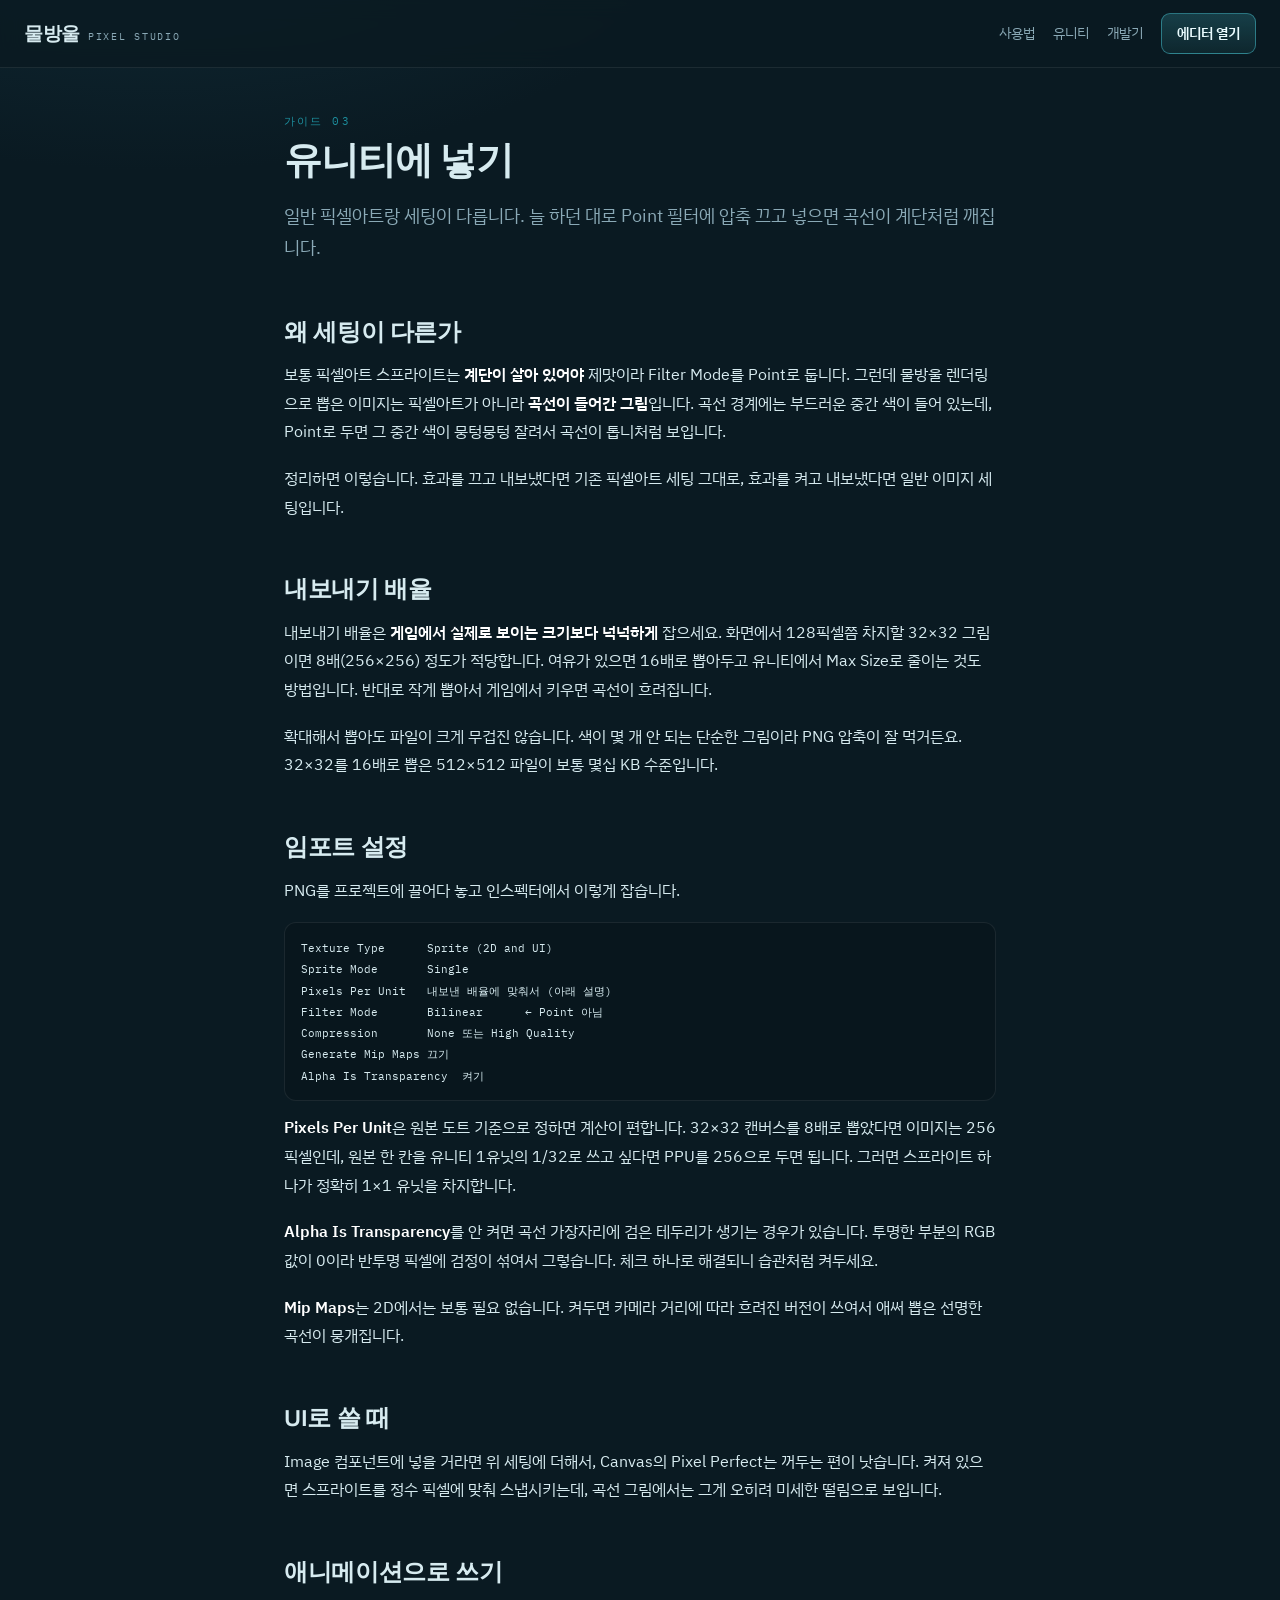
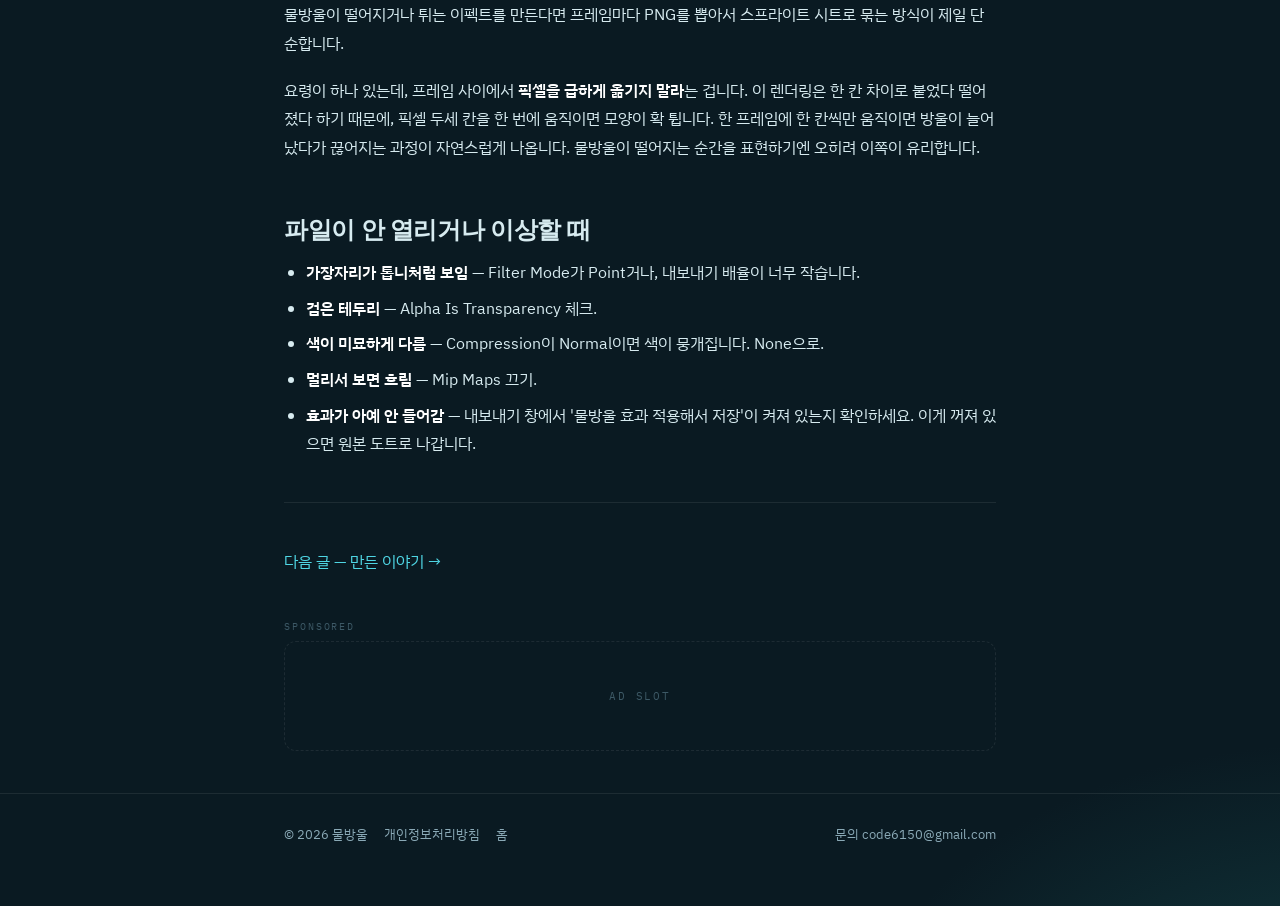
<file: guide/unity/index.html>
<!DOCTYPE html>
<html lang="ko">
<head>
<meta charset="utf-8">
<meta name="viewport" content="width=device-width,initial-scale=1">
<title>유니티에 스프라이트로 넣기 — 물방울</title>
<meta name="description" content="몇 배로 내보내야 하는지, Filter Mode와 Pixels Per Unit은 뭘로 둘지. 곡선이 계단처럼 깨질 때 확인할 것들.">
<link rel="canonical" href="https://mulbangul.com/guide/unity/">
<link rel="preconnect" href="https://fonts.googleapis.com">
<link rel="preconnect" href="https://fonts.gstatic.com" crossorigin>
<link href="https://fonts.googleapis.com/css2?family=Bricolage+Grotesque:opsz,wght@12..96,600;12..96,800&family=IBM+Plex+Sans+KR:wght@400;600&family=IBM+Plex+Mono:wght@400&display=swap" rel="stylesheet">
<link rel="stylesheet" href="/style.css">
<script async src="https://pagead2.googlesyndication.com/pagead/js/adsbygoogle.js?client=ca-pub-0000000000000000" crossorigin="anonymous"></script>
</head>
<body>

<nav class="nav">
  <a class="home" href="/"><b>물방울</b><span>pixel studio</span></a>
  <div class="links">
    <a href="/guide/start/">사용법</a>
    <a href="/guide/unity/">유니티</a>
    <a href="/guide/making/">개발기</a>
    <a class="go" href="/editor/">에디터 열기</a>
  </div>
</nav>

<main class="wrap">
  <p class="eyebrow" style="margin-top:44px">가이드 03</p>
  <h1 style="margin-top:0">유니티에 넣기</h1>
  <p class="lede">일반 픽셀아트랑 세팅이 다릅니다. 늘 하던 대로 Point 필터에 압축 끄고 넣으면 곡선이 계단처럼 깨집니다.</p>

  <h2>왜 세팅이 다른가</h2>
  <p>보통 픽셀아트 스프라이트는 <strong>계단이 살아 있어야</strong> 제맛이라 Filter Mode를 Point로 둡니다. 그런데 물방울 렌더링으로 뽑은 이미지는 픽셀아트가 아니라 <strong>곡선이 들어간 그림</strong>입니다. 곡선 경계에는 부드러운 중간 색이 들어 있는데, Point로 두면 그 중간 색이 뭉텅뭉텅 잘려서 곡선이 톱니처럼 보입니다.</p>
  <p>정리하면 이렇습니다. 효과를 끄고 내보냈다면 기존 픽셀아트 세팅 그대로, 효과를 켜고 내보냈다면 일반 이미지 세팅입니다.</p>

  <h2>내보내기 배율</h2>
  <p>내보내기 배율은 <strong>게임에서 실제로 보이는 크기보다 넉넉하게</strong> 잡으세요. 화면에서 128픽셀쯤 차지할 32×32 그림이면 8배(256×256) 정도가 적당합니다. 여유가 있으면 16배로 뽑아두고 유니티에서 Max Size로 줄이는 것도 방법입니다. 반대로 작게 뽑아서 게임에서 키우면 곡선이 흐려집니다.</p>
  <p>확대해서 뽑아도 파일이 크게 무겁진 않습니다. 색이 몇 개 안 되는 단순한 그림이라 PNG 압축이 잘 먹거든요. 32×32를 16배로 뽑은 512×512 파일이 보통 몇십 KB 수준입니다.</p>

  <h2>임포트 설정</h2>
  <p>PNG를 프로젝트에 끌어다 놓고 인스펙터에서 이렇게 잡습니다.</p>
  <pre><code>Texture Type      Sprite (2D and UI)
Sprite Mode       Single
Pixels Per Unit   내보낸 배율에 맞춰서 (아래 설명)
Filter Mode       Bilinear      ← Point 아님
Compression       None 또는 High Quality
Generate Mip Maps 끄기
Alpha Is Transparency  켜기</code></pre>
  <p><strong>Pixels Per Unit</strong>은 원본 도트 기준으로 정하면 계산이 편합니다. 32×32 캔버스를 8배로 뽑았다면 이미지는 256픽셀인데, 원본 한 칸을 유니티 1유닛의 1/32로 쓰고 싶다면 PPU를 256으로 두면 됩니다. 그러면 스프라이트 하나가 정확히 1×1 유닛을 차지합니다.</p>
  <p><strong>Alpha Is Transparency</strong>를 안 켜면 곡선 가장자리에 검은 테두리가 생기는 경우가 있습니다. 투명한 부분의 RGB 값이 0이라 반투명 픽셀에 검정이 섞여서 그렇습니다. 체크 하나로 해결되니 습관처럼 켜두세요.</p>
  <p><strong>Mip Maps</strong>는 2D에서는 보통 필요 없습니다. 켜두면 카메라 거리에 따라 흐려진 버전이 쓰여서 애써 뽑은 선명한 곡선이 뭉개집니다.</p>

  <h2>UI로 쓸 때</h2>
  <p>Image 컴포넌트에 넣을 거라면 위 세팅에 더해서, Canvas의 Pixel Perfect는 꺼두는 편이 낫습니다. 켜져 있으면 스프라이트를 정수 픽셀에 맞춰 스냅시키는데, 곡선 그림에서는 그게 오히려 미세한 떨림으로 보입니다.</p>

  <h2>애니메이션으로 쓰기</h2>
  <p>물방울이 떨어지거나 튀는 이펙트를 만든다면 프레임마다 PNG를 뽑아서 스프라이트 시트로 묶는 방식이 제일 단순합니다.</p>
  <p>요령이 하나 있는데, 프레임 사이에서 <strong>픽셀을 급하게 옮기지 말라</strong>는 겁니다. 이 렌더링은 한 칸 차이로 붙었다 떨어졌다 하기 때문에, 픽셀 두세 칸을 한 번에 움직이면 모양이 확 튑니다. 한 프레임에 한 칸씩만 움직이면 방울이 늘어났다가 끊어지는 과정이 자연스럽게 나옵니다. 물방울이 떨어지는 순간을 표현하기엔 오히려 이쪽이 유리합니다.</p>

  <h2>파일이 안 열리거나 이상할 때</h2>
  <ul>
    <li><strong>가장자리가 톱니처럼 보임</strong> — Filter Mode가 Point거나, 내보내기 배율이 너무 작습니다.</li>
    <li><strong>검은 테두리</strong> — Alpha Is Transparency 체크.</li>
    <li><strong>색이 미묘하게 다름</strong> — Compression이 Normal이면 색이 뭉개집니다. None으로.</li>
    <li><strong>멀리서 보면 흐림</strong> — Mip Maps 끄기.</li>
    <li><strong>효과가 아예 안 들어감</strong> — 내보내기 창에서 '물방울 효과 적용해서 저장'이 켜져 있는지 확인하세요. 이게 꺼져 있으면 원본 도트로 나갑니다.</li>
  </ul>

  <hr>
  <p><a href="/guide/making/">다음 글 — 만든 이야기 →</a></p>
</main>

<div class="ad">
  <span class="ad-label">Sponsored</span>
  <div class="ad-inner">
    <!-- 애드센스 승인 후 주석 해제
    <ins class="adsbygoogle" style="display:block;width:100%"
         data-ad-client="ca-pub-0000000000000000" data-ad-slot="0000000000"
         data-ad-format="auto" data-full-width-responsive="true"></ins>
    <script>(adsbygoogle = window.adsbygoogle || []).push({});</script>
    -->
    AD SLOT
  </div>
</div>

<footer>
  <div class="wrap">
    <span>© <span id="yr">2026</span> 물방울</span>
    <a href="/privacy/">개인정보처리방침</a>
    <a href="/">홈</a>
    <span class="spacer"></span>
    <span>문의 code6150@gmail.com</span>
  </div>
</footer>
<script>document.getElementById('yr').textContent=new Date().getFullYear();</script>
</body>
</html>
</file>
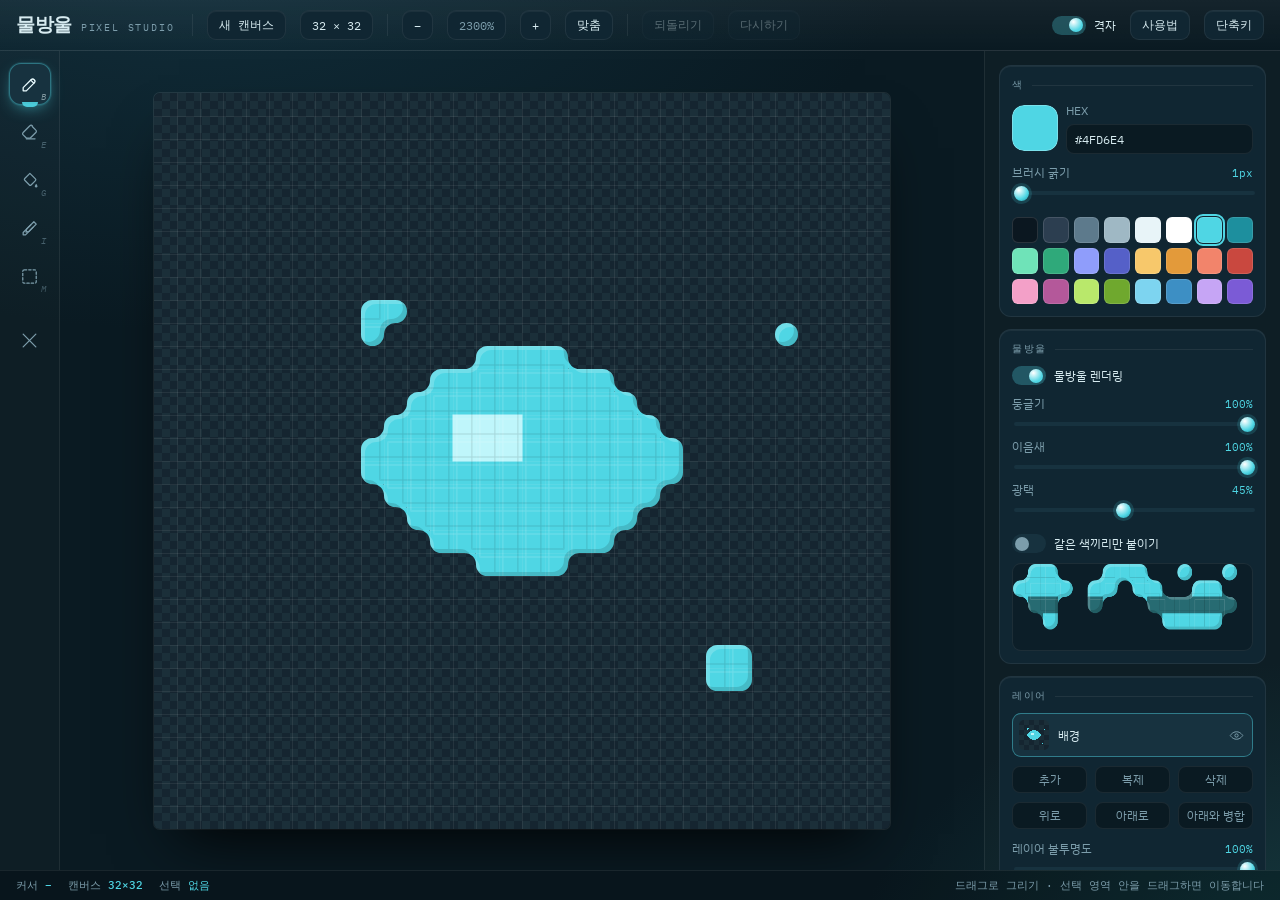
<file: editor.html>
<!DOCTYPE html>
<html lang="ko">
<head>
<meta charset="utf-8">
<title>이동 중…</title>
<link rel="canonical" href="https://mulbangul.com/editor/">
<meta http-equiv="refresh" content="0; url=/editor/">
<meta name="robots" content="noindex">
</head>
<body><p>새 주소로 이동합니다. <a href="/editor/">바로 가기</a></p>
<script>location.replace("/editor/");</script>
</body>
</html>
</file>
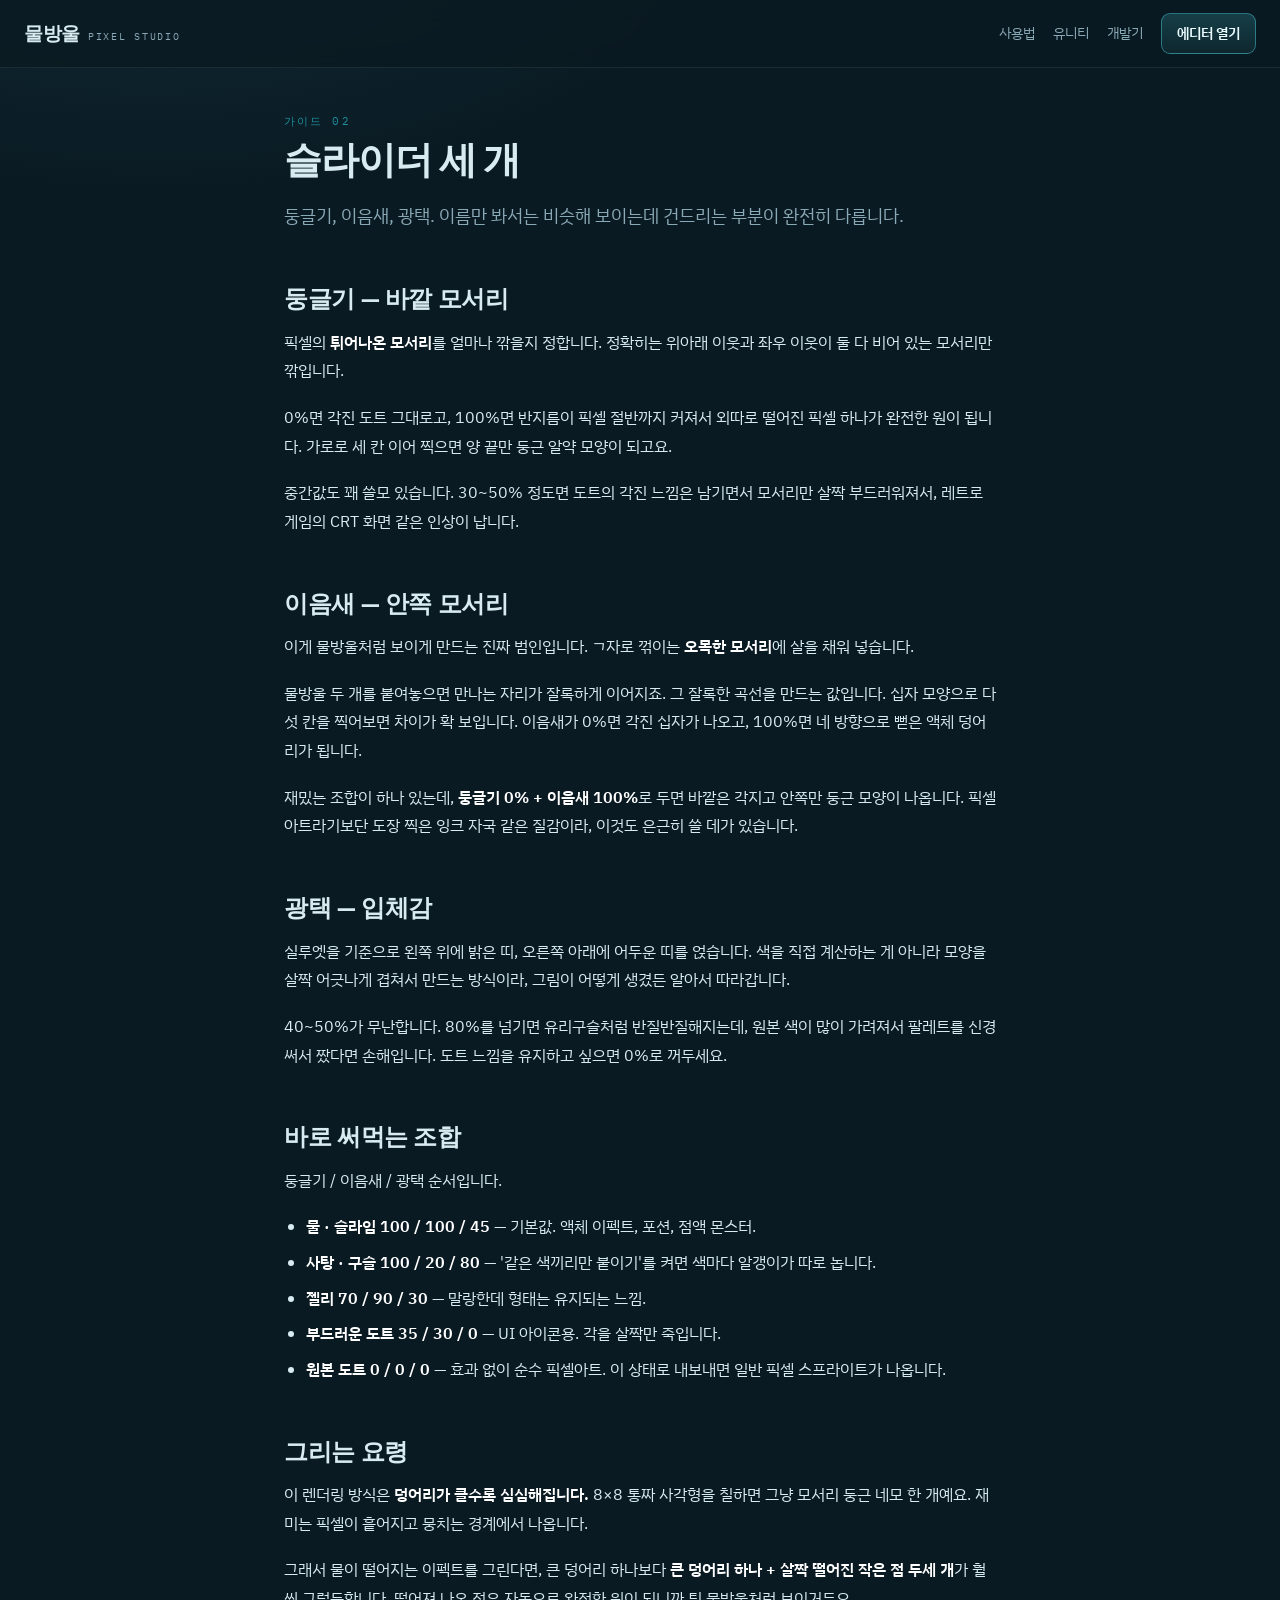
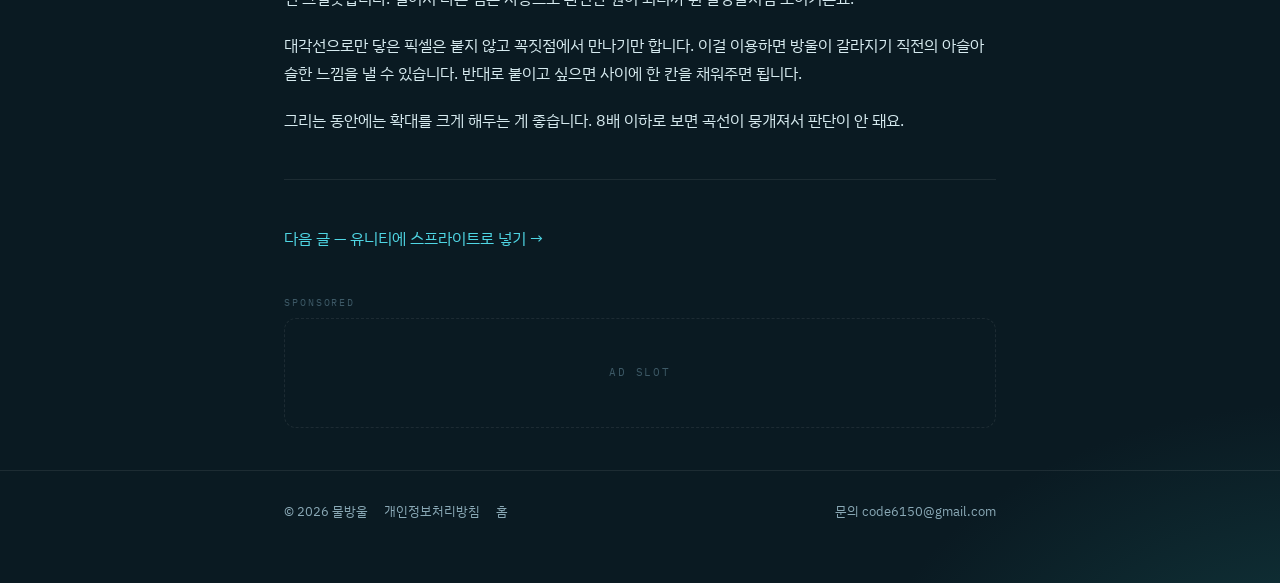
<file: guide-blob.html>
<!DOCTYPE html>
<html lang="ko">
<head>
<meta charset="utf-8">
<title>이동 중…</title>
<link rel="canonical" href="https://mulbangul.com/guide/blob/">
<meta http-equiv="refresh" content="0; url=/guide/blob/">
<meta name="robots" content="noindex">
</head>
<body><p>새 주소로 이동합니다. <a href="/guide/blob/">바로 가기</a></p>
<script>location.replace("/guide/blob/");</script>
</body>
</html>
</file>
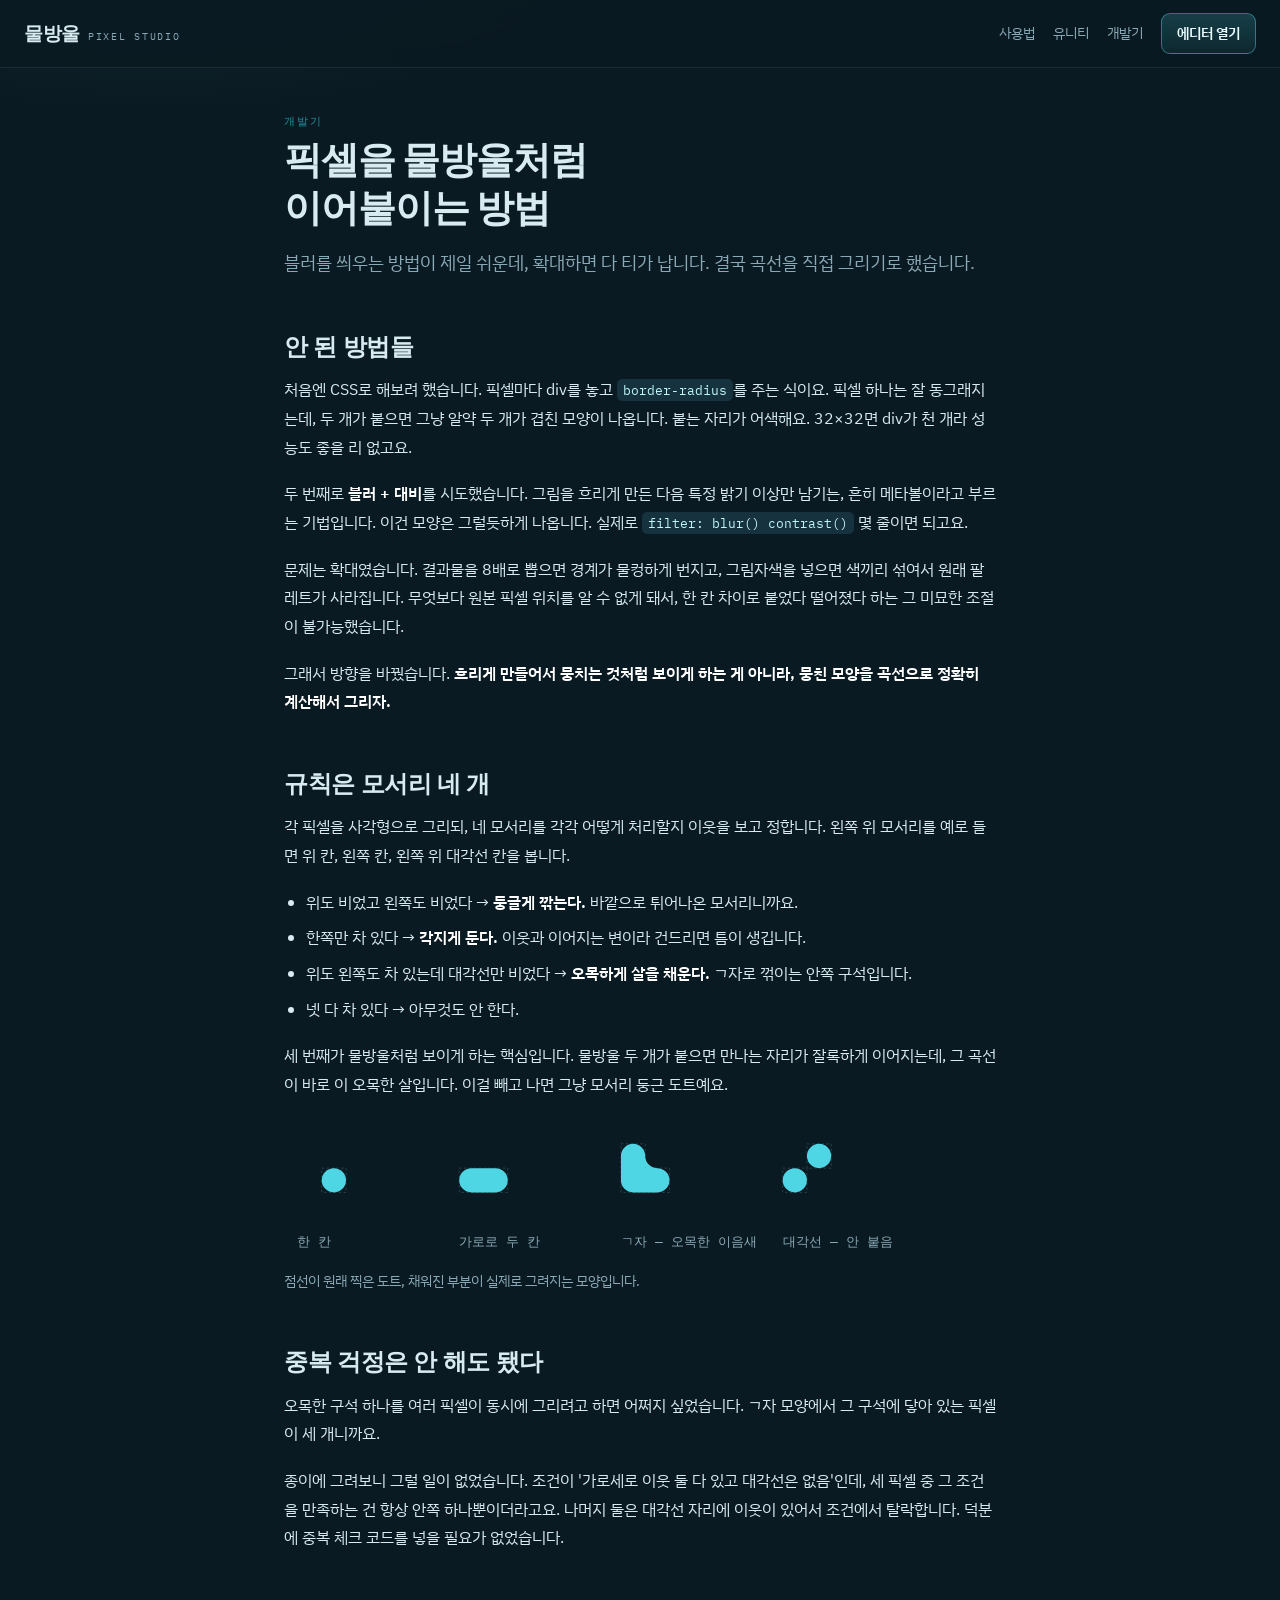
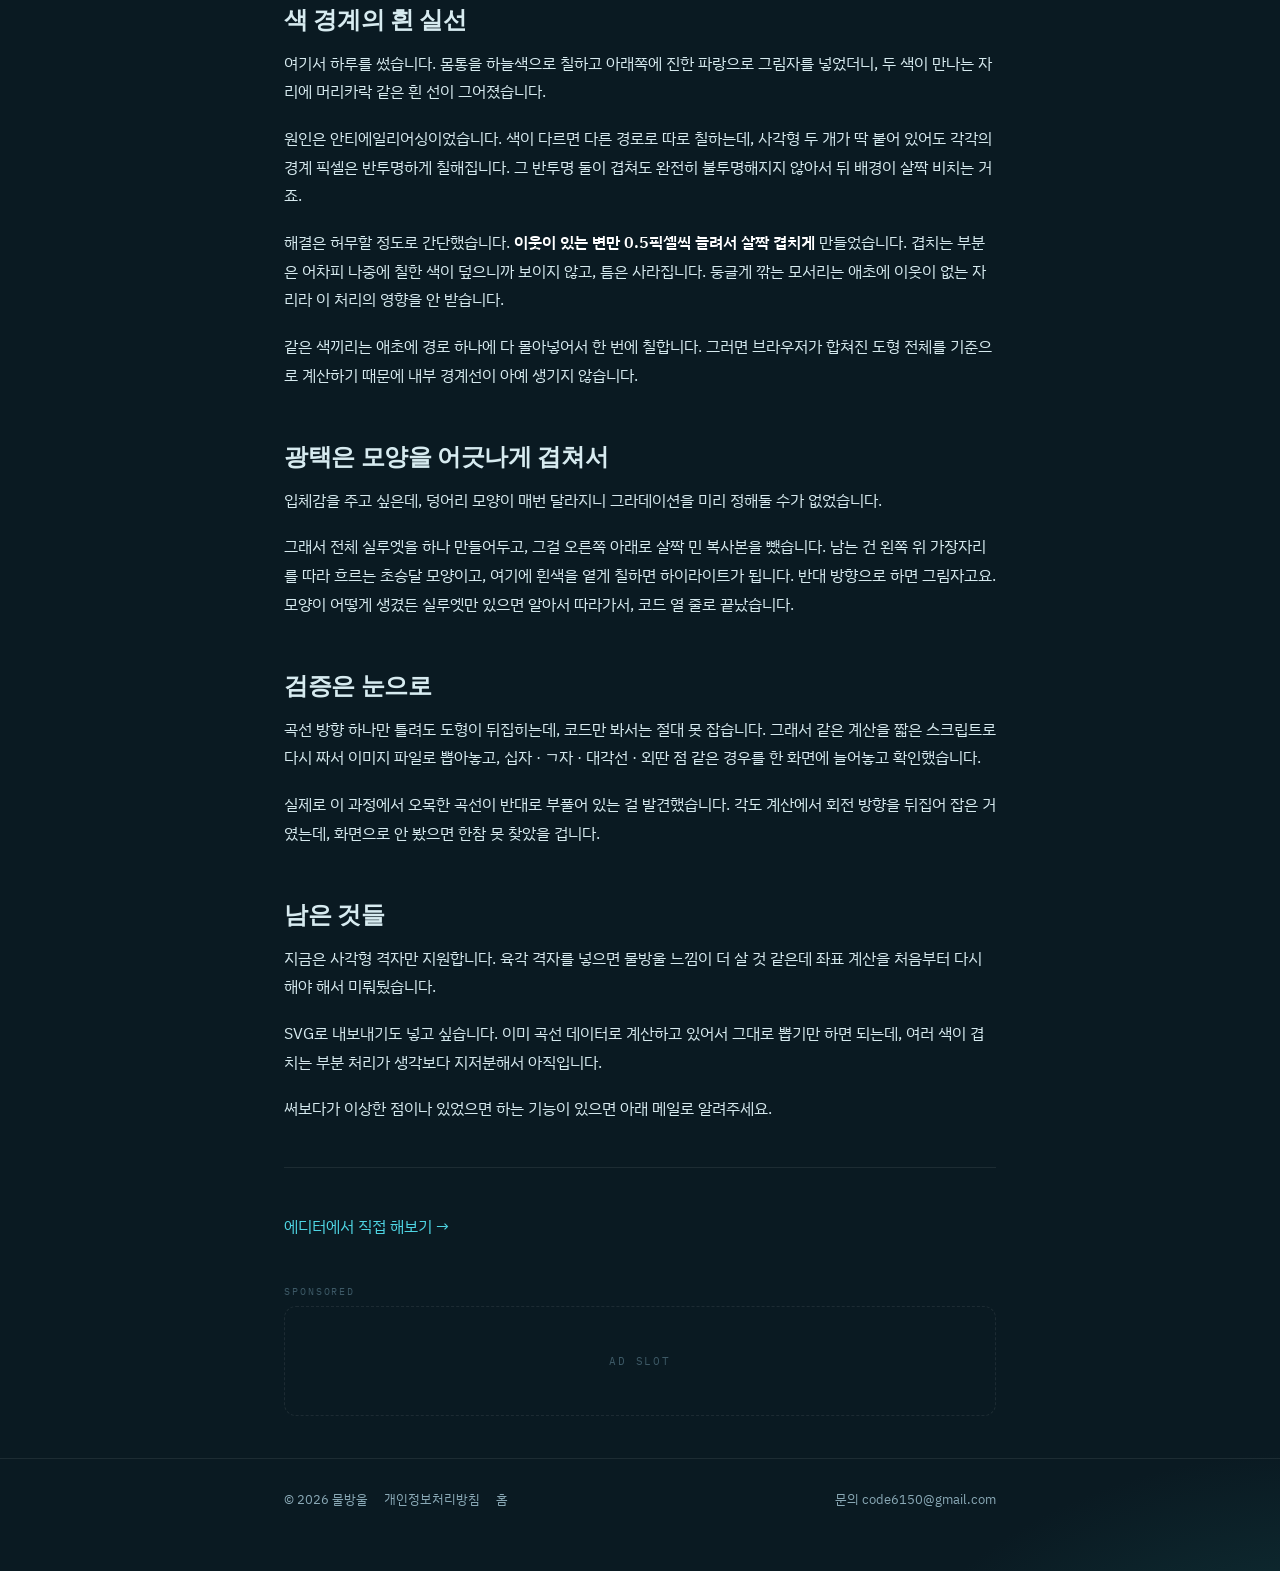
<file: guide-making.html>
<!DOCTYPE html>
<html lang="ko">
<head>
<meta charset="utf-8">
<title>이동 중…</title>
<link rel="canonical" href="https://mulbangul.com/guide/making/">
<meta http-equiv="refresh" content="0; url=/guide/making/">
<meta name="robots" content="noindex">
</head>
<body><p>새 주소로 이동합니다. <a href="/guide/making/">바로 가기</a></p>
<script>location.replace("/guide/making/");</script>
</body>
</html>
</file>
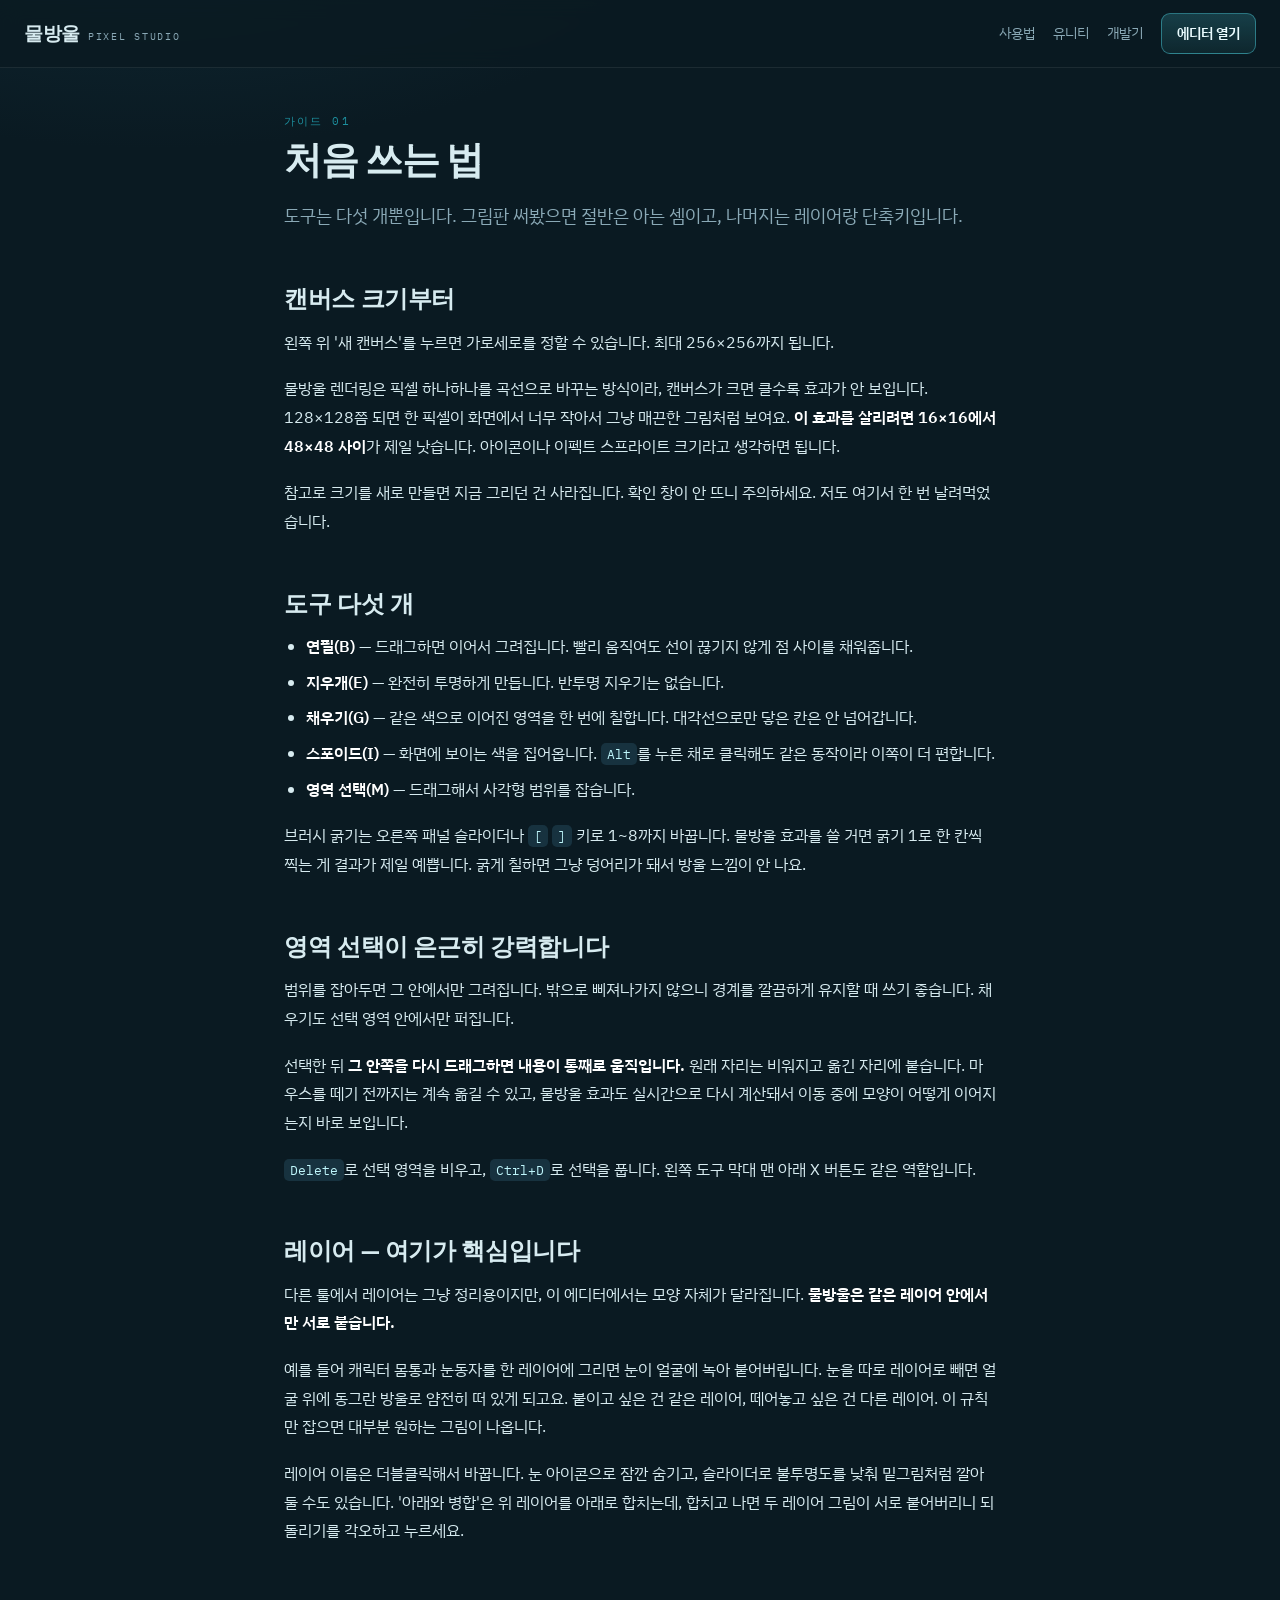
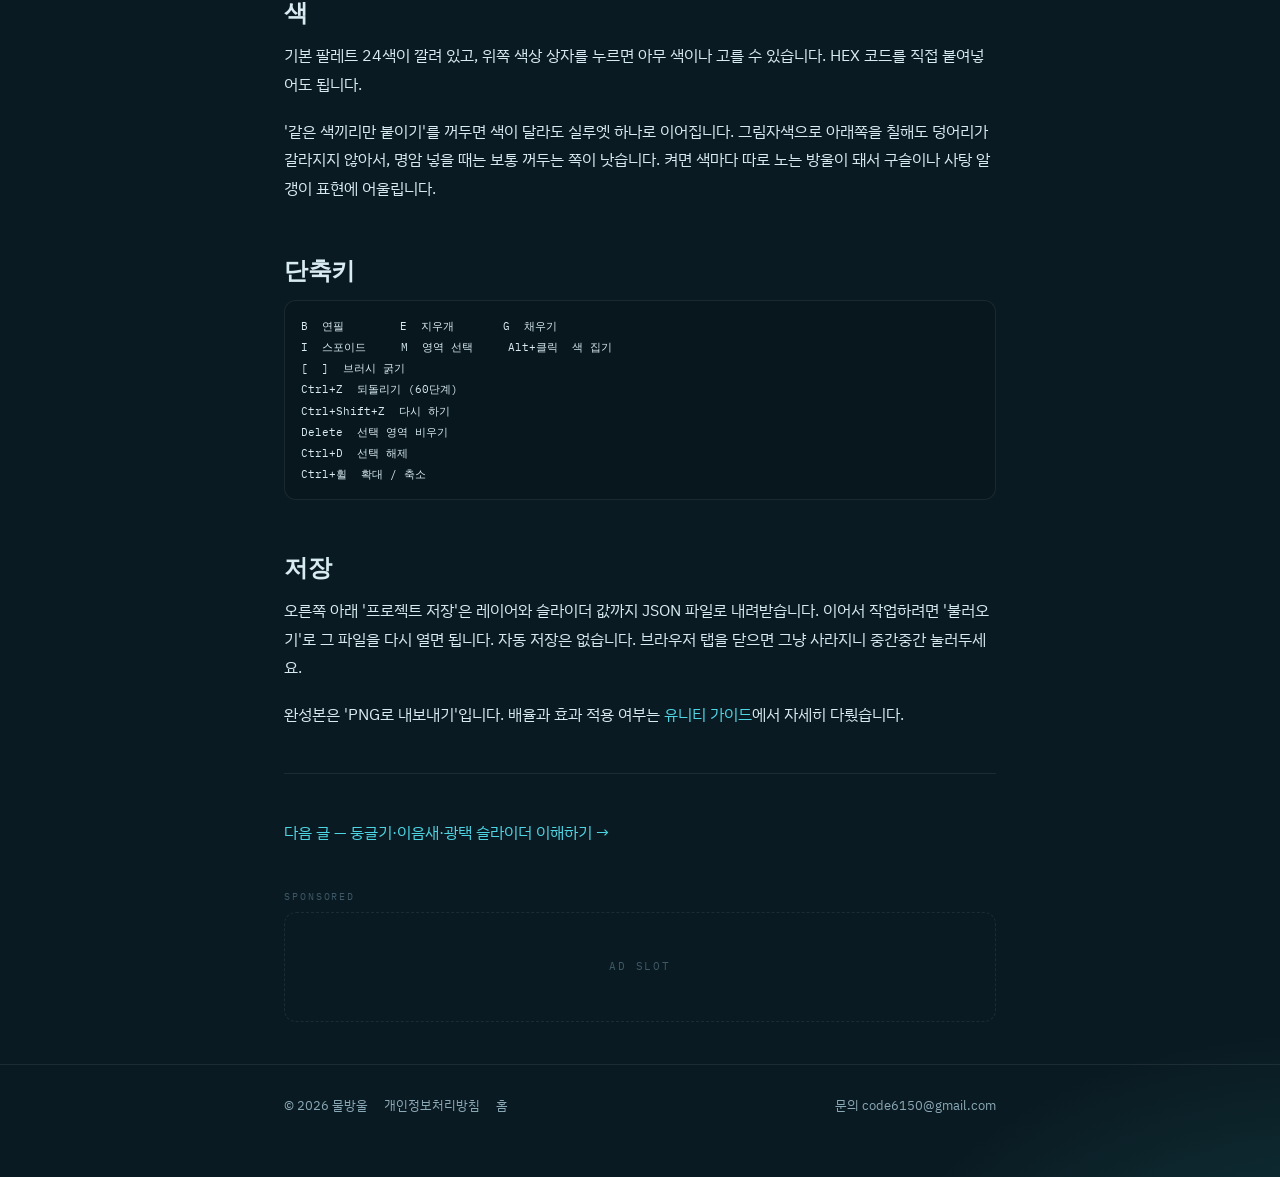
<file: guide-start.html>
<!DOCTYPE html>
<html lang="ko">
<head>
<meta charset="utf-8">
<title>이동 중…</title>
<link rel="canonical" href="https://mulbangul.com/guide/start/">
<meta http-equiv="refresh" content="0; url=/guide/start/">
<meta name="robots" content="noindex">
</head>
<body><p>새 주소로 이동합니다. <a href="/guide/start/">바로 가기</a></p>
<script>location.replace("/guide/start/");</script>
</body>
</html>
</file>
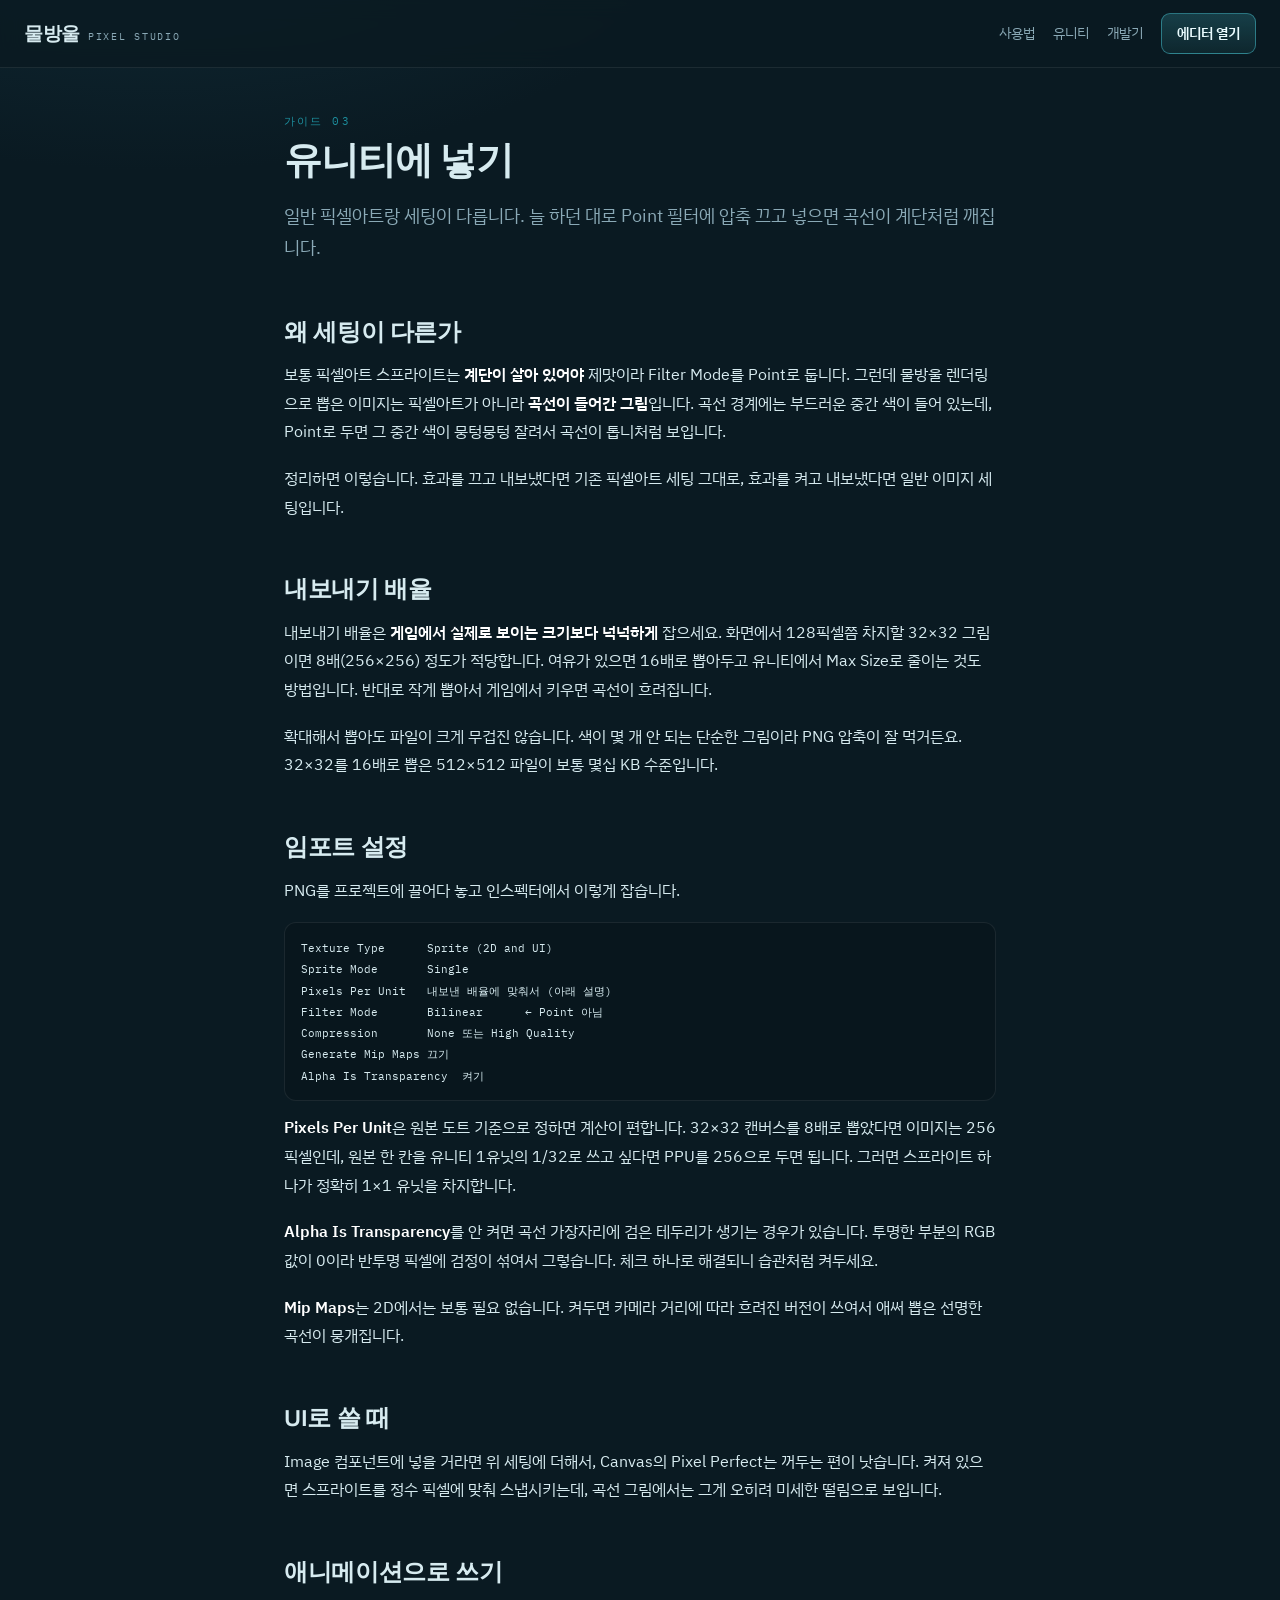
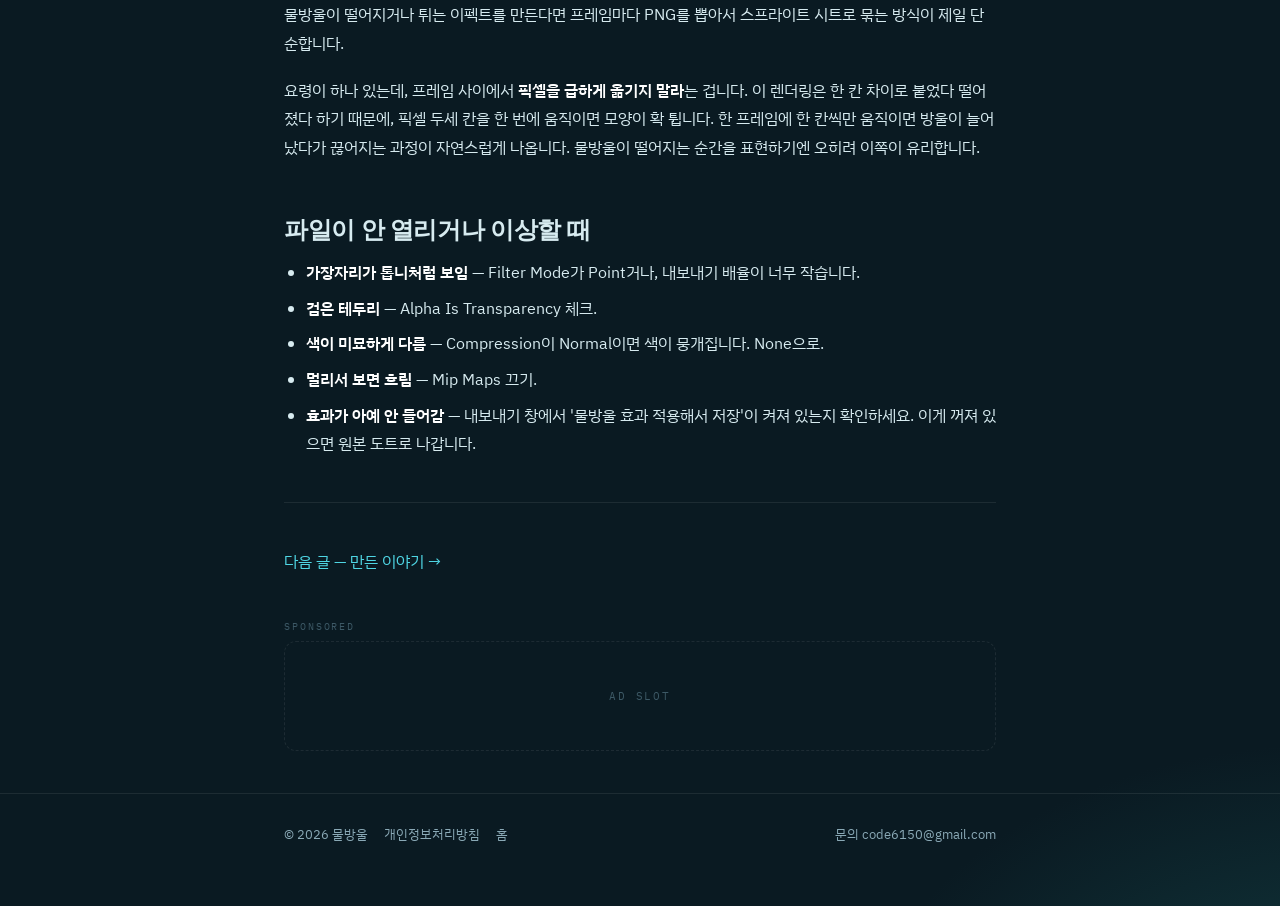
<file: guide-unity.html>
<!DOCTYPE html>
<html lang="ko">
<head>
<meta charset="utf-8">
<title>이동 중…</title>
<link rel="canonical" href="https://mulbangul.com/guide/unity/">
<meta http-equiv="refresh" content="0; url=/guide/unity/">
<meta name="robots" content="noindex">
</head>
<body><p>새 주소로 이동합니다. <a href="/guide/unity/">바로 가기</a></p>
<script>location.replace("/guide/unity/");</script>
</body>
</html>
</file>
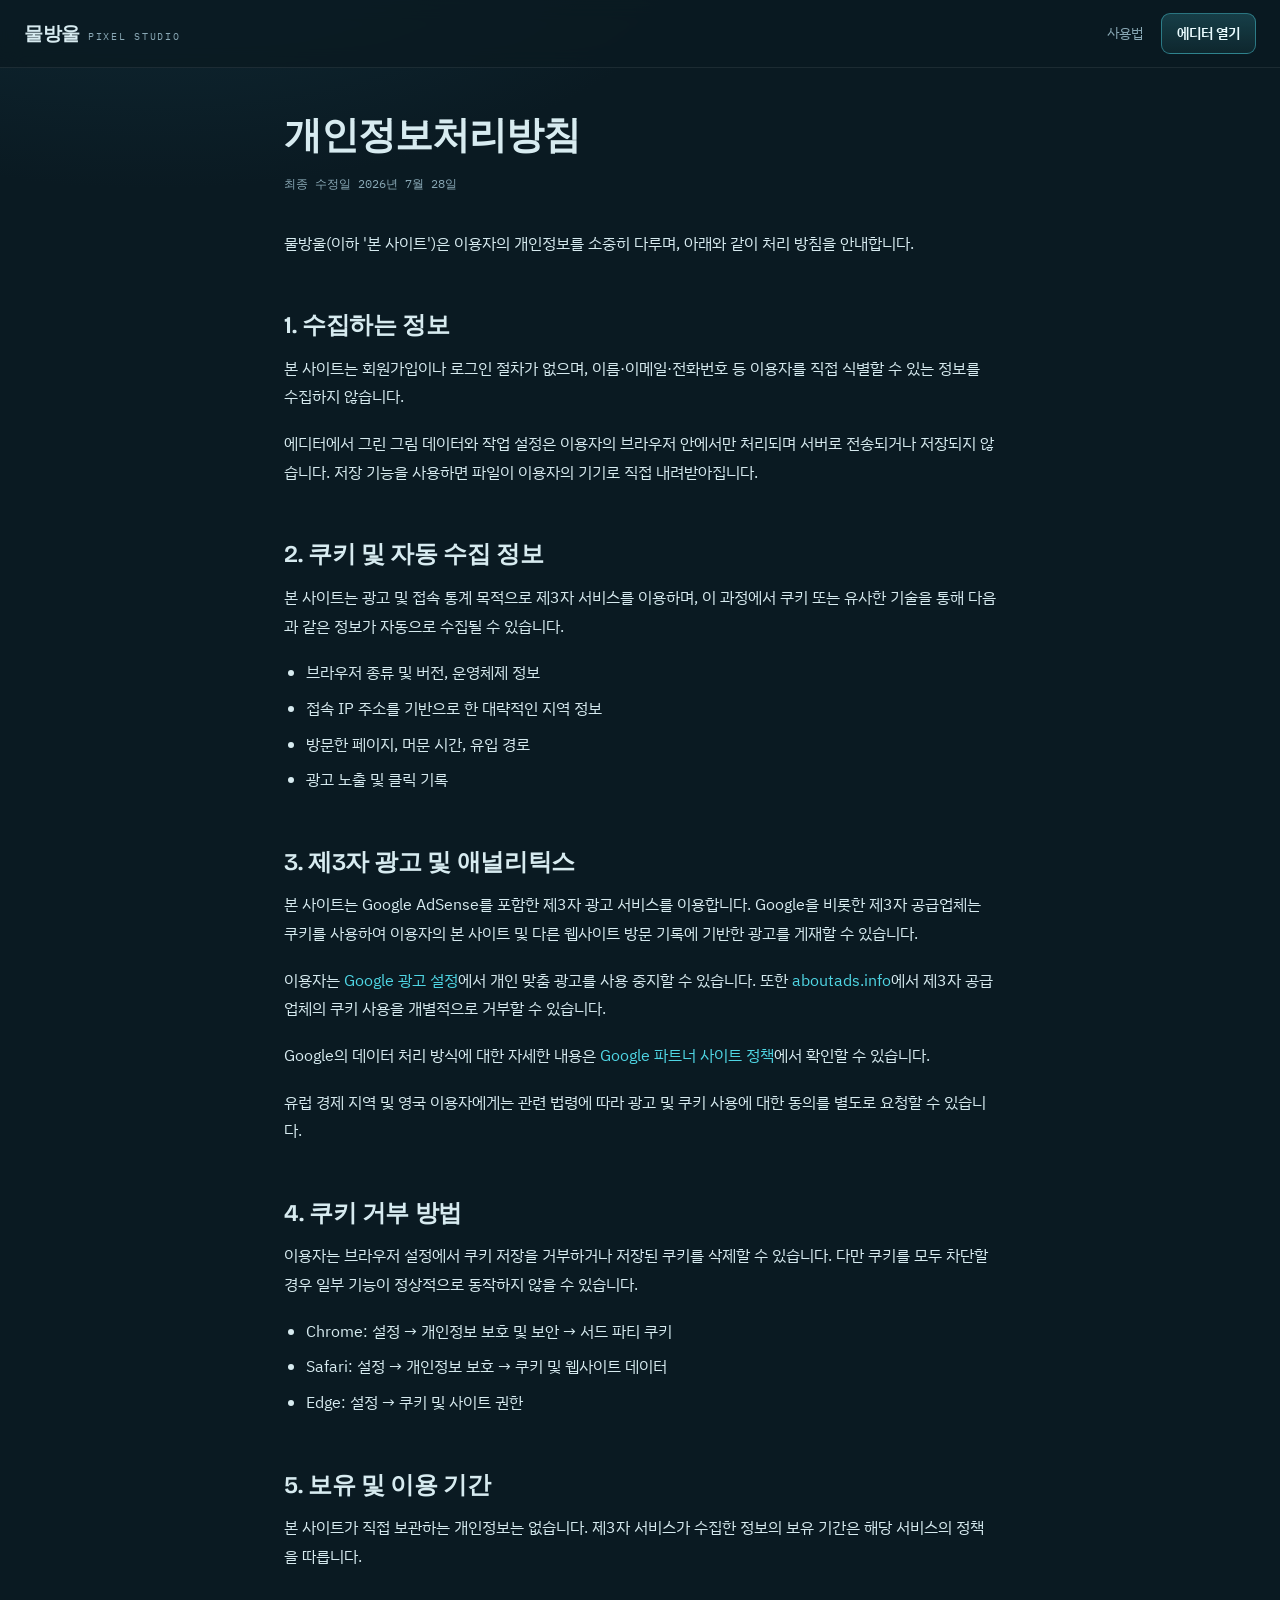
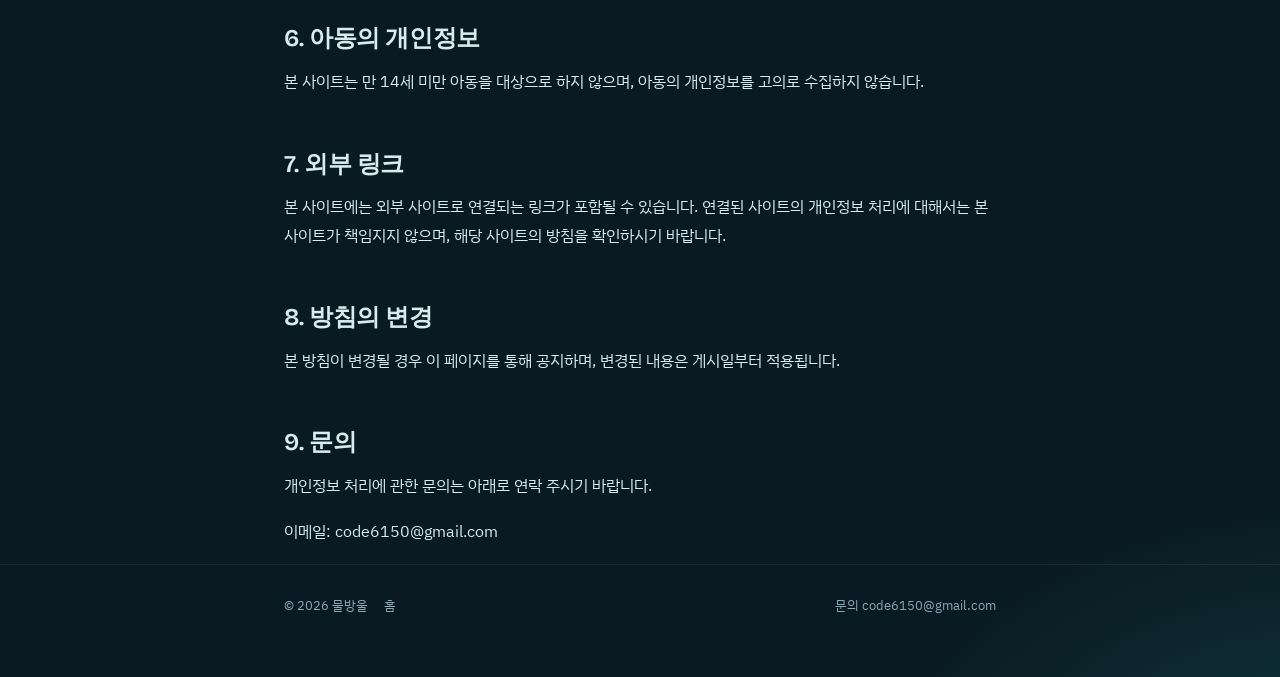
<file: privacy.html>
<!DOCTYPE html>
<html lang="ko">
<head>
<meta charset="utf-8">
<title>이동 중…</title>
<link rel="canonical" href="https://mulbangul.com/privacy/">
<meta http-equiv="refresh" content="0; url=/privacy/">
<meta name="robots" content="noindex">
</head>
<body><p>새 주소로 이동합니다. <a href="/privacy/">바로 가기</a></p>
<script>location.replace("/privacy/");</script>
</body>
</html>
</file>
<file: style.css>
:root{
  --ink:#0a1a22;
  --ink-2:#102632;
  --ink-3:#17323f;
  --line:rgba(255,255,255,.08);
  --mist:#d7ebf0;
  --dim:#8aa9b6;
  --drop:#4fd6e4;
  --drop-deep:#1d8f9e;
  --font-d:"Bricolage Grotesque",system-ui,sans-serif;
  --font-b:"IBM Plex Sans KR",system-ui,-apple-system,sans-serif;
  --font-m:"IBM Plex Mono",ui-monospace,monospace;
}
*{box-sizing:border-box}
html{scroll-behavior:smooth}
body{
  margin:0;
  background:
    radial-gradient(1100px 640px at 12% -8%,#12303d 0%,transparent 58%),
    radial-gradient(900px 600px at 104% 106%,#123a3f 0%,transparent 52%),
    var(--ink);
  color:var(--mist);
  font-family:var(--font-b);
  font-size:15.5px;
  line-height:1.85;
  -webkit-font-smoothing:antialiased;
}
a{color:var(--drop);text-decoration:none}
a:hover{text-decoration:underline}
:focus-visible{outline:2px solid var(--drop);outline-offset:3px;border-radius:4px}

/* header */
.nav{
  position:sticky;top:0;z-index:20;
  display:flex;align-items:center;gap:18px;
  padding:13px 24px;
  border-bottom:1px solid var(--line);
  background:rgba(10,26,34,.82);
  backdrop-filter:blur(10px);
}
.nav .home{display:flex;align-items:baseline;gap:8px;text-decoration:none}
.nav .home b{font-family:var(--font-d);font-weight:800;font-size:19px;color:var(--mist);letter-spacing:-.02em}
.nav .home span{font-family:var(--font-m);font-size:9.5px;letter-spacing:.18em;color:var(--dim);text-transform:uppercase}
.nav .links{margin-left:auto;display:flex;gap:18px;align-items:center;font-size:13.5px}
.nav .links a{color:var(--dim)}
.nav .links a:hover{color:var(--mist);text-decoration:none}
.nav .go{
  padding:7px 15px;border-radius:9px;
  border:1px solid rgba(79,214,228,.45);
  background:linear-gradient(180deg,rgba(79,214,228,.2),rgba(79,214,228,.07));
  color:#eafcff!important;font-weight:600;
}
.nav .go:hover{background:linear-gradient(180deg,rgba(79,214,228,.3),rgba(79,214,228,.12))}

/* layout */
.wrap{max-width:760px;margin:0 auto;padding:0 24px}
.wide{max-width:1040px;margin:0 auto;padding:0 24px}
main{padding-bottom:70px}

h1{font-family:var(--font-d);font-weight:800;letter-spacing:-.025em;line-height:1.25;font-size:38px;margin:44px 0 14px}
h2{font-family:var(--font-d);font-weight:600;letter-spacing:-.015em;font-size:24px;margin:52px 0 12px;line-height:1.35}
h3{font-size:17px;margin:34px 0 8px;font-weight:600}
p{margin:0 0 18px}
ul,ol{margin:0 0 18px;padding-left:22px}
li{margin-bottom:7px}
hr{border:0;border-top:1px solid var(--line);margin:44px 0}
strong{color:#fff;font-weight:600}
code{
  font-family:var(--font-m);font-size:.87em;
  background:var(--ink-3);padding:2px 6px;border-radius:5px;color:#bff6fb;
}
pre{
  background:#08161d;border:1px solid var(--line);border-radius:12px;
  padding:14px 16px;overflow-x:auto;font-family:var(--font-m);font-size:12.5px;line-height:1.7;
}
pre code{background:none;padding:0;color:var(--mist)}
blockquote{
  margin:0 0 18px;padding:2px 0 2px 18px;
  border-left:2px solid var(--drop-deep);color:var(--dim);
}
.eyebrow{
  font-family:var(--font-m);font-size:10.5px;letter-spacing:.2em;text-transform:uppercase;
  color:var(--drop-deep);margin:0 0 6px;
}
.lede{font-size:17.5px;color:var(--dim);margin-bottom:30px}
.meta{font-family:var(--font-m);font-size:11.5px;color:var(--dim);margin:0 0 34px}

.card{
  background:var(--ink-2);border:1px solid var(--line);border-radius:14px;padding:18px 20px;
  box-shadow:inset 0 1px 0 rgba(255,255,255,.05);
}
.card h3{margin-top:0}
.card p:last-child{margin-bottom:0}
.grid{display:grid;gap:14px}
@media(min-width:720px){.grid.g3{grid-template-columns:repeat(3,1fr)}.grid.g2{grid-template-columns:repeat(2,1fr)}}

.btn{
  display:inline-block;padding:12px 24px;border-radius:11px;font-weight:600;font-size:15px;
  border:1px solid rgba(79,214,228,.5);
  background:linear-gradient(180deg,rgba(79,214,228,.24),rgba(79,214,228,.09));
  color:#eafcff;box-shadow:0 10px 26px -14px var(--drop),inset 0 1px 0 rgba(255,255,255,.16);
}
.btn:hover{background:linear-gradient(180deg,rgba(79,214,228,.34),rgba(79,214,228,.14));text-decoration:none}
.btn.ghost{background:none;border-color:var(--line);color:var(--dim);box-shadow:none}
.btn.ghost:hover{color:var(--mist);border-color:rgba(79,214,228,.35);background:var(--ink-2)}

/* 광고 자리 */
.ad{
  margin:42px auto;max-width:760px;padding:0 24px;
}
.ad-inner{
  border:1px dashed var(--line);border-radius:12px;min-height:110px;
  display:flex;align-items:center;justify-content:center;
  color:#3d5966;font-family:var(--font-m);font-size:10.5px;letter-spacing:.18em;
}
.ad-label{
  font-family:var(--font-m);font-size:9.5px;letter-spacing:.2em;color:#3d5966;
  text-transform:uppercase;margin-bottom:6px;display:block;
}

/* 목차 카드 */
.toc{display:grid;gap:10px;margin:26px 0 0}
.toc a{
  display:block;padding:15px 18px;border-radius:12px;
  background:var(--ink-2);border:1px solid var(--line);color:var(--mist);
}
.toc a:hover{border-color:rgba(79,214,228,.4);background:var(--ink-3);text-decoration:none}
.toc b{display:block;font-size:15.5px;margin-bottom:2px}
.toc span{font-size:13px;color:var(--dim)}

footer{
  border-top:1px solid var(--line);padding:28px 24px 60px;
  color:var(--dim);font-size:13px;
}
footer .wrap{display:flex;flex-wrap:wrap;gap:16px;align-items:center}
footer a{color:var(--dim)}
footer .spacer{flex:1}

@media(max-width:700px){
  h1{font-size:29px;margin-top:32px}
  h2{font-size:21px}
  body{font-size:15px}
  .nav{padding:11px 16px;gap:12px}
  .nav .links{gap:12px;font-size:12.5px}
  .wrap,.wide,.ad{padding-left:16px;padding-right:16px}
}
@media(prefers-reduced-motion:reduce){html{scroll-behavior:auto}*{transition:none!important;animation:none!important}}
</file>
